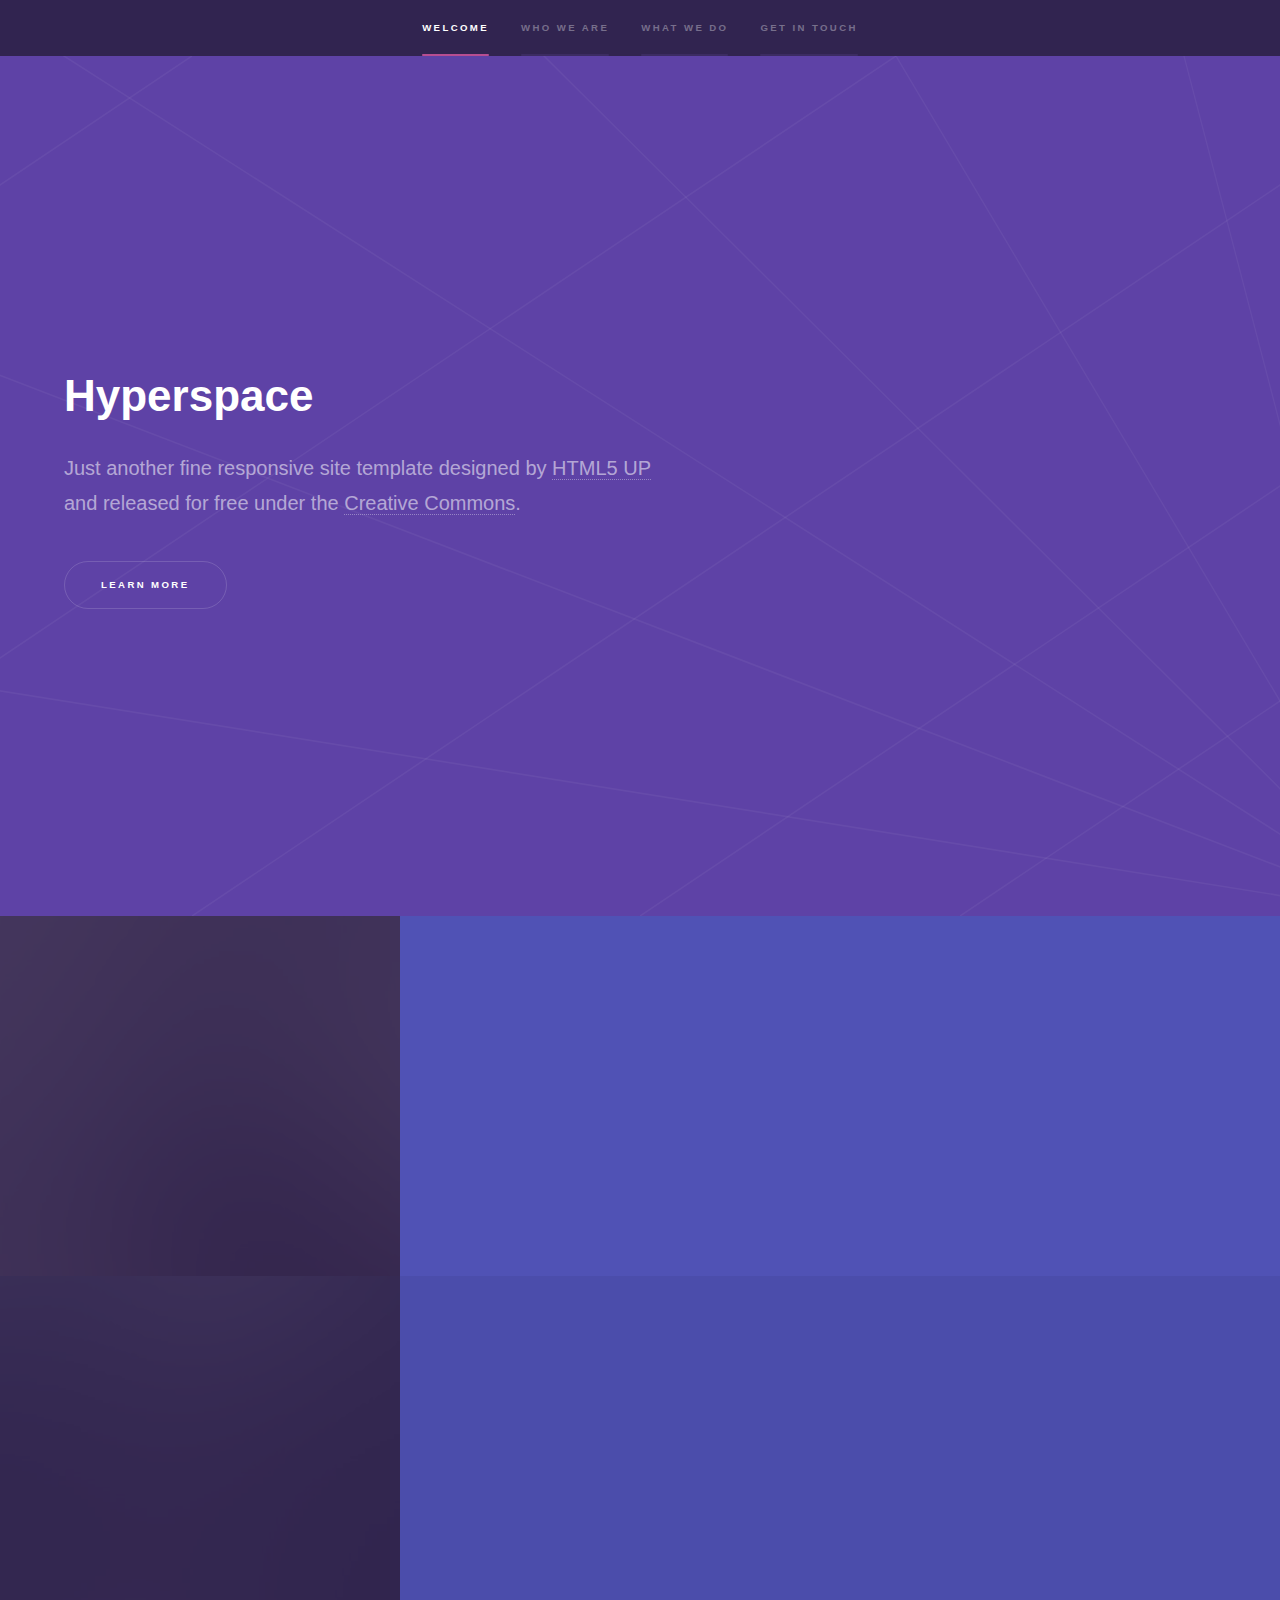
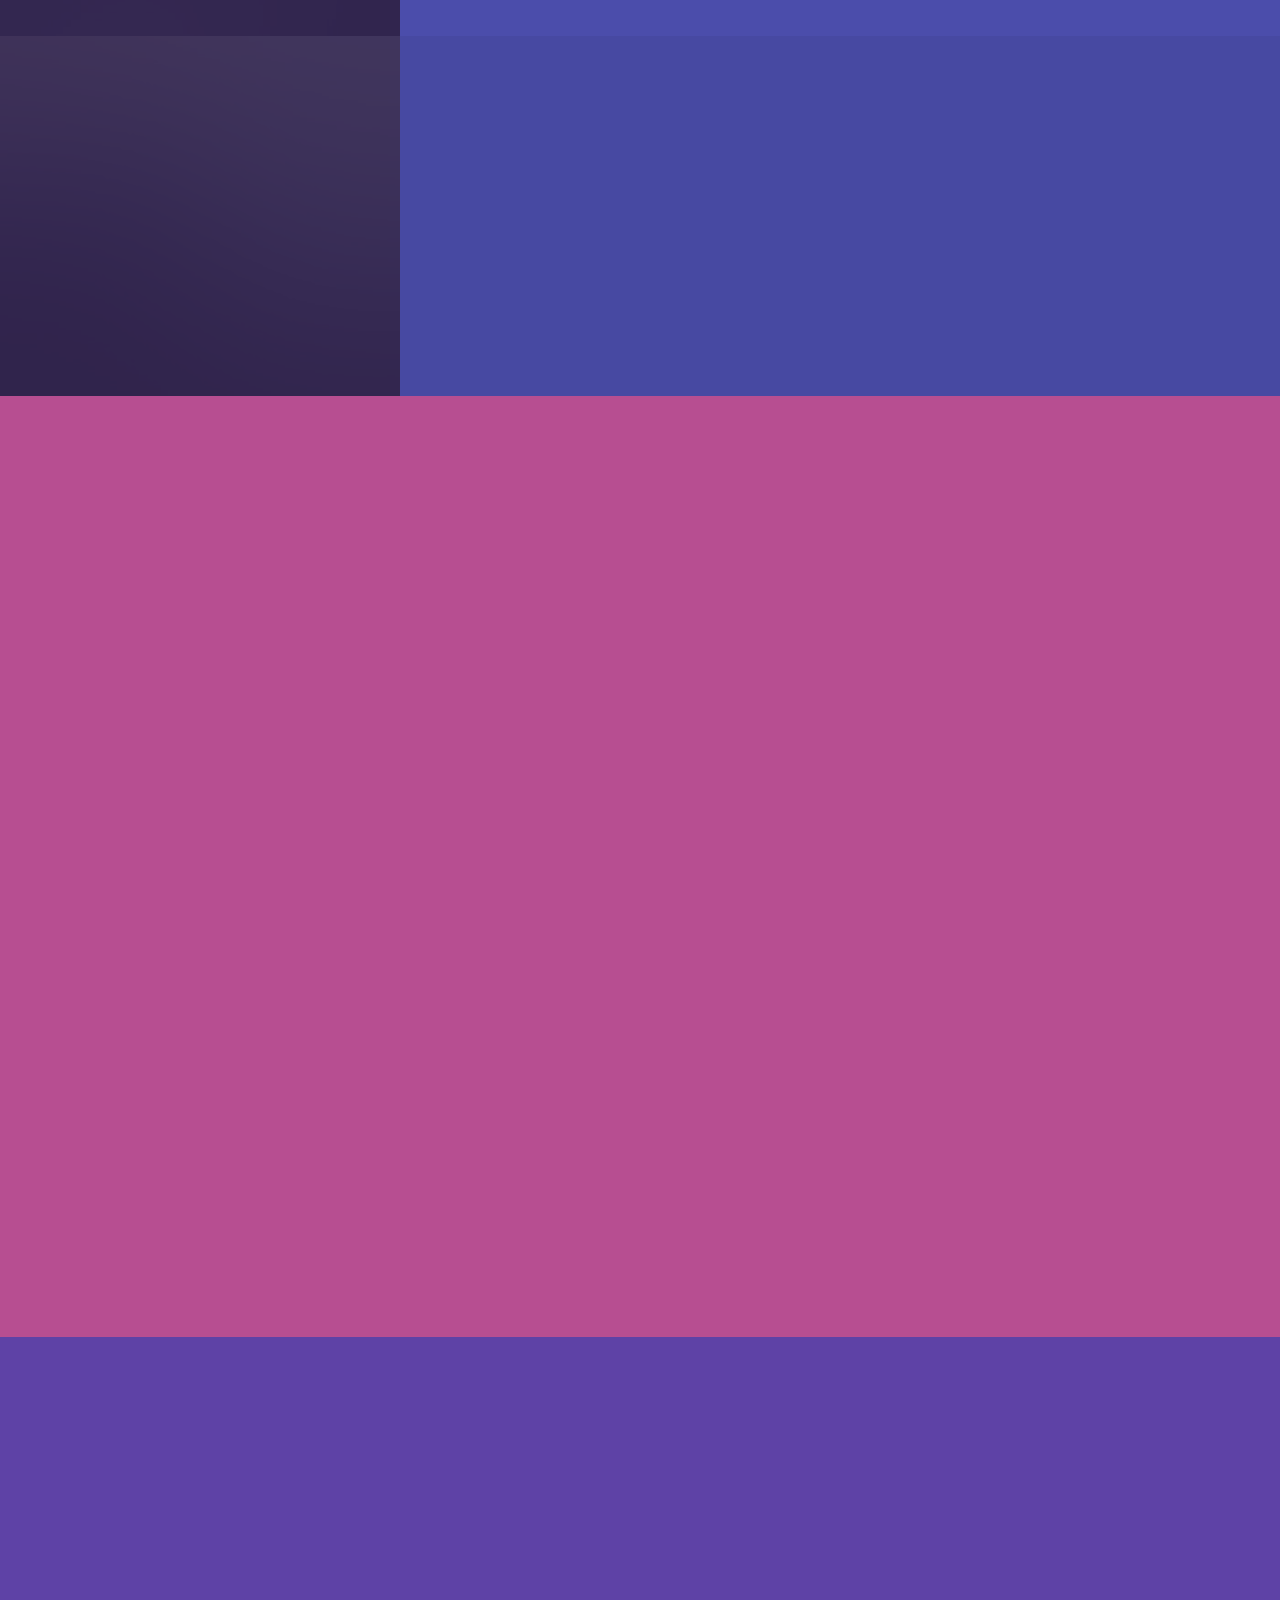
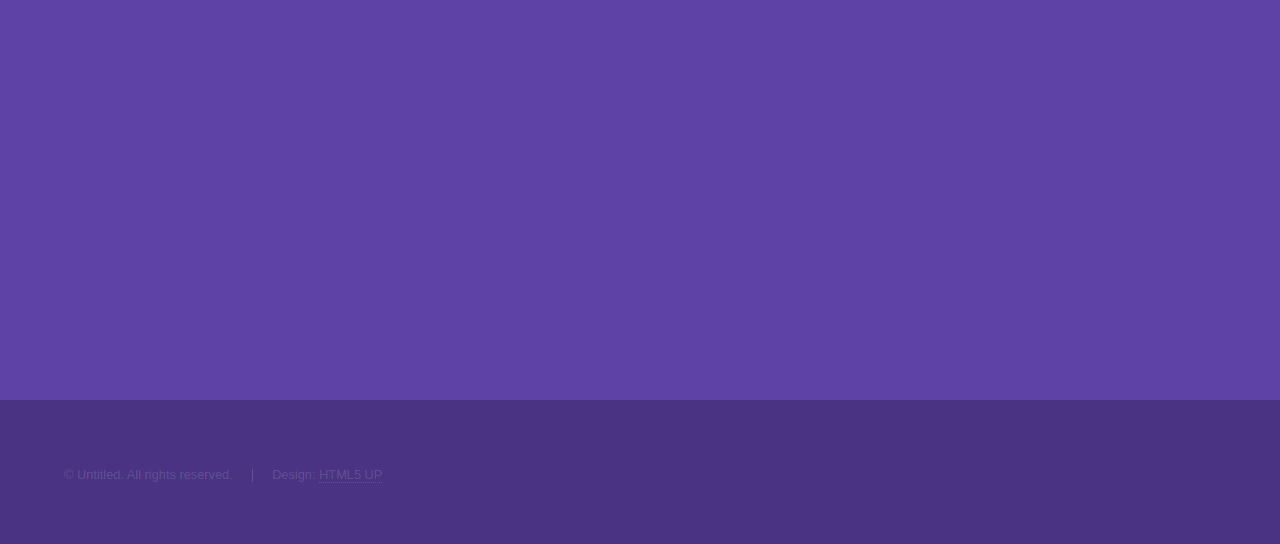
<file: index.html>
<!DOCTYPE HTML>
<!--
	Hyperspace by HTML5 UP
	html5up.net | @ajlkn
	Free for personal and commercial use under the CCA 3.0 license (html5up.net/license)
-->
<html>
	<head>
		<title>Hyperspace by HTML5 UP</title>
		<meta charset="utf-8" />
		<meta name="viewport" content="width=device-width, initial-scale=1, user-scalable=no" />
		<link rel="stylesheet" href="assets/css/main.css" />
		<noscript><link rel="stylesheet" href="assets/css/noscript.css" /></noscript>
	</head>
	<body class="is-preload">

		<!-- Sidebar -->
			<section id="sidebar">
				<div class="inner">
					<nav>
						<ul>
							<li><a href="#intro">Welcome</a></li>
							<li><a href="#one">Who we are</a></li>
							<li><a href="#two">What we do</a></li>
							<li><a href="#three">Get in touch</a></li>
						</ul>
					</nav>
				</div>
			</section>

		<!-- Wrapper -->
			<div id="wrapper">

				<!-- Intro -->
					<section id="intro" class="wrapper style1 fullscreen fade-up">
						<div class="inner">
							<h1>Hyperspace</h1>
							<p>Just another fine responsive site template designed by <a href="http://html5up.net">HTML5 UP</a><br />
							and released for free under the <a href="http://html5up.net/license">Creative Commons</a>.</p>
							<ul class="actions">
								<li><a href="#one" class="button scrolly">Learn more</a></li>
							</ul>
						</div>
					</section>

				<!-- One -->
					<section id="one" class="wrapper style2 spotlights">
						<section>
							<a href="#" class="image"><img src="images/pic01.jpg" alt="" data-position="center center" /></a>
							<div class="content">
								<div class="inner">
									<h2>Sed ipsum dolor</h2>
									<p>Phasellus convallis elit id ullamcorper pulvinar. Duis aliquam turpis mauris, eu ultricies erat malesuada quis. Aliquam dapibus.</p>
									<ul class="actions">
										<li><a href="generic.html" class="button">Learn more</a></li>
									</ul>
								</div>
							</div>
						</section>
						<section>
							<a href="#" class="image"><img src="images/pic02.jpg" alt="" data-position="top center" /></a>
							<div class="content">
								<div class="inner">
									<h2>Feugiat consequat</h2>
									<p>Phasellus convallis elit id ullamcorper pulvinar. Duis aliquam turpis mauris, eu ultricies erat malesuada quis. Aliquam dapibus.</p>
									<ul class="actions">
										<li><a href="generic.html" class="button">Learn more</a></li>
									</ul>
								</div>
							</div>
						</section>
						<section>
							<a href="#" class="image"><img src="images/pic03.jpg" alt="" data-position="25% 25%" /></a>
							<div class="content">
								<div class="inner">
									<h2>Ultricies aliquam</h2>
									<p>Phasellus convallis elit id ullamcorper pulvinar. Duis aliquam turpis mauris, eu ultricies erat malesuada quis. Aliquam dapibus.</p>
									<ul class="actions">
										<li><a href="generic.html" class="button">Learn more</a></li>
									</ul>
								</div>
							</div>
						</section>
					</section>

				<!-- Two -->
					<section id="two" class="wrapper style3 fade-up">
						<div class="inner">
							<h2>What we do</h2>
							<p>Phasellus convallis elit id ullamcorper pulvinar. Duis aliquam turpis mauris, eu ultricies erat malesuada quis. Aliquam dapibus, lacus eget hendrerit bibendum, urna est aliquam sem, sit amet imperdiet est velit quis lorem.</p>
							<div class="features">
								<section>
									<span class="icon solid major fa-code"></span>
									<h3>Lorem ipsum amet</h3>
									<p>Phasellus convallis elit id ullam corper amet et pulvinar. Duis aliquam turpis mauris, sed ultricies erat dapibus.</p>
								</section>
								<section>
									<span class="icon solid major fa-lock"></span>
									<h3>Aliquam sed nullam</h3>
									<p>Phasellus convallis elit id ullam corper amet et pulvinar. Duis aliquam turpis mauris, sed ultricies erat dapibus.</p>
								</section>
								<section>
									<span class="icon solid major fa-cog"></span>
									<h3>Sed erat ullam corper</h3>
									<p>Phasellus convallis elit id ullam corper amet et pulvinar. Duis aliquam turpis mauris, sed ultricies erat dapibus.</p>
								</section>
								<section>
									<span class="icon solid major fa-desktop"></span>
									<h3>Veroeros quis lorem</h3>
									<p>Phasellus convallis elit id ullam corper amet et pulvinar. Duis aliquam turpis mauris, sed ultricies erat dapibus.</p>
								</section>
								<section>
									<span class="icon solid major fa-link"></span>
									<h3>Urna quis bibendum</h3>
									<p>Phasellus convallis elit id ullam corper amet et pulvinar. Duis aliquam turpis mauris, sed ultricies erat dapibus.</p>
								</section>
								<section>
									<span class="icon major fa-gem"></span>
									<h3>Aliquam urna dapibus</h3>
									<p>Phasellus convallis elit id ullam corper amet et pulvinar. Duis aliquam turpis mauris, sed ultricies erat dapibus.</p>
								</section>
							</div>
							<ul class="actions">
								<li><a href="generic.html" class="button">Learn more</a></li>
							</ul>
						</div>
					</section>

				<!-- Three -->
					<section id="three" class="wrapper style1 fade-up">
						<div class="inner">
							<h2>Get in touch</h2>
							<p>Phasellus convallis elit id ullamcorper pulvinar. Duis aliquam turpis mauris, eu ultricies erat malesuada quis. Aliquam dapibus, lacus eget hendrerit bibendum, urna est aliquam sem, sit amet imperdiet est velit quis lorem.</p>
							<div class="split style1">
								<section>
									<form method="post" action="#">
										<div class="fields">
											<div class="field half">
												<label for="name">Name</label>
												<input type="text" name="name" id="name" />
											</div>
											<div class="field half">
												<label for="email">Email</label>
												<input type="text" name="email" id="email" />
											</div>
											<div class="field">
												<label for="message">Message</label>
												<textarea name="message" id="message" rows="5"></textarea>
											</div>
										</div>
										<ul class="actions">
											<li><a href="" class="button submit">Send Message</a></li>
										</ul>
									</form>
								</section>
								<section>
									<ul class="contact">
										<li>
											<h3>Address</h3>
											<span>12345 Somewhere Road #654<br />
											Nashville, TN 00000-0000<br />
											USA</span>
										</li>
										<li>
											<h3>Email</h3>
											<a href="#">user@untitled.tld</a>
										</li>
										<li>
											<h3>Phone</h3>
											<span>(000) 000-0000</span>
										</li>
										<li>
											<h3>Social</h3>
											<ul class="icons">
												<li><a href="#" class="icon brands fa-twitter"><span class="label">Twitter</span></a></li>
												<li><a href="#" class="icon brands fa-facebook-f"><span class="label">Facebook</span></a></li>
												<li><a href="#" class="icon brands fa-github"><span class="label">GitHub</span></a></li>
												<li><a href="#" class="icon brands fa-instagram"><span class="label">Instagram</span></a></li>
												<li><a href="#" class="icon brands fa-linkedin-in"><span class="label">LinkedIn</span></a></li>
											</ul>
										</li>
									</ul>
								</section>
							</div>
						</div>
					</section>

			</div>

		<!-- Footer -->
			<footer id="footer" class="wrapper style1-alt">
				<div class="inner">
					<ul class="menu">
						<li>&copy; Untitled. All rights reserved.</li><li>Design: <a href="http://html5up.net">HTML5 UP</a></li>
					</ul>
				</div>
			</footer>

		<!-- Scripts -->
			<script src="assets/js/jquery.min.js"></script>
			<script src="assets/js/jquery.scrollex.min.js"></script>
			<script src="assets/js/jquery.scrolly.min.js"></script>
			<script src="assets/js/browser.min.js"></script>
			<script src="assets/js/breakpoints.min.js"></script>
			<script src="assets/js/util.js"></script>
			<script src="assets/js/main.js"></script>

	</body>
</html>
</file>
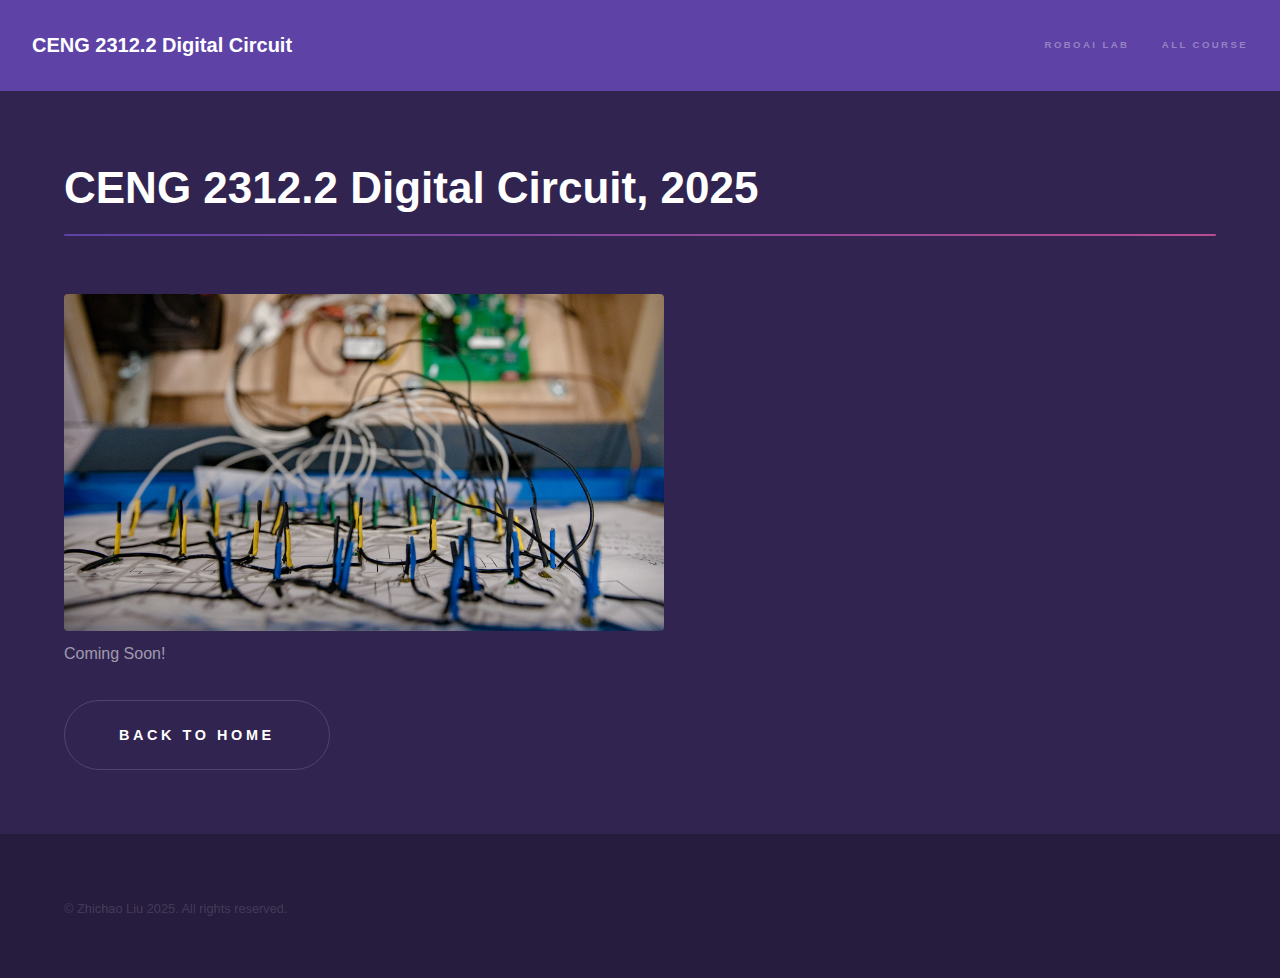
<file: dc25.html>
<!DOCTYPE HTML>
<!--
	Hyperspace by HTML5 UP
	html5up.net | @ajlkn
	Free for personal and commercial use under the CCA 3.0 license (html5up.net/license)
-->
<html>
	<head>
		<title>CENG 2312.2 Digital Circuit</title>
		<meta charset="utf-8" />
		<meta name="viewport" content="width=device-width, initial-scale=1, user-scalable=no" />
		<link rel="stylesheet" href="assets/css/main.css" />
		<noscript><link rel="stylesheet" href="assets/css/noscript.css" /></noscript>
	</head>
	<body class="is-preload">

		<!-- Header -->
			<header id="header">
				<a href="index.html" class="title">CENG 2312.2 Digital Circuit</a>
				<nav>
					<ul>
						<li><a href="index.html">RoboAI Lab</a></li>
						<li><a href="index.html#teach" >All Course</a></li>
					</ul>
				</nav>
			</header>

		<!-- Wrapper -->
			<div id="wrapper">

				<!-- Main -->
					<section id="main" class="wrapper">
						<div class="inner">
							<h1 class="major">CENG 2312.2 Digital Circuit, 2025</h1>
							<span class="image">
								<img src="images/circuit.jpg" alt="" style="display: block; margin: 0 auto; max-width: 600px; height: auto;" />
							</span> <br>

							<p>Coming Soon!</p>
							
						<ul class="actions" style="display: inline-flex; justify-content: center; align-items: center;">
							<li>
								<a href="index.html" class="button scrolly" style="font-size: 0.9em;">Back to Home</a>
							</li>
						</ul>
						</div>
						
						

					</section>

							

			</div>
		
		<!-- Footer -->
			<footer id="footer" class="wrapper alt">
				<div class="inner">
					<ul class="menu">
						<li>&copy; Zhichao Liu 2025. All rights reserved.</li>
					</ul>
				</div>
			</footer>

		<!-- Scripts -->
			<script src="assets/js/jquery.min.js"></script>
			<script src="assets/js/jquery.scrollex.min.js"></script>
			<script src="assets/js/jquery.scrolly.min.js"></script>
			<script src="assets/js/browser.min.js"></script>
			<script src="assets/js/breakpoints.min.js"></script>
			<script src="assets/js/util.js"></script>
			<script src="assets/js/main.js"></script>

	</body>
</html>
</file>
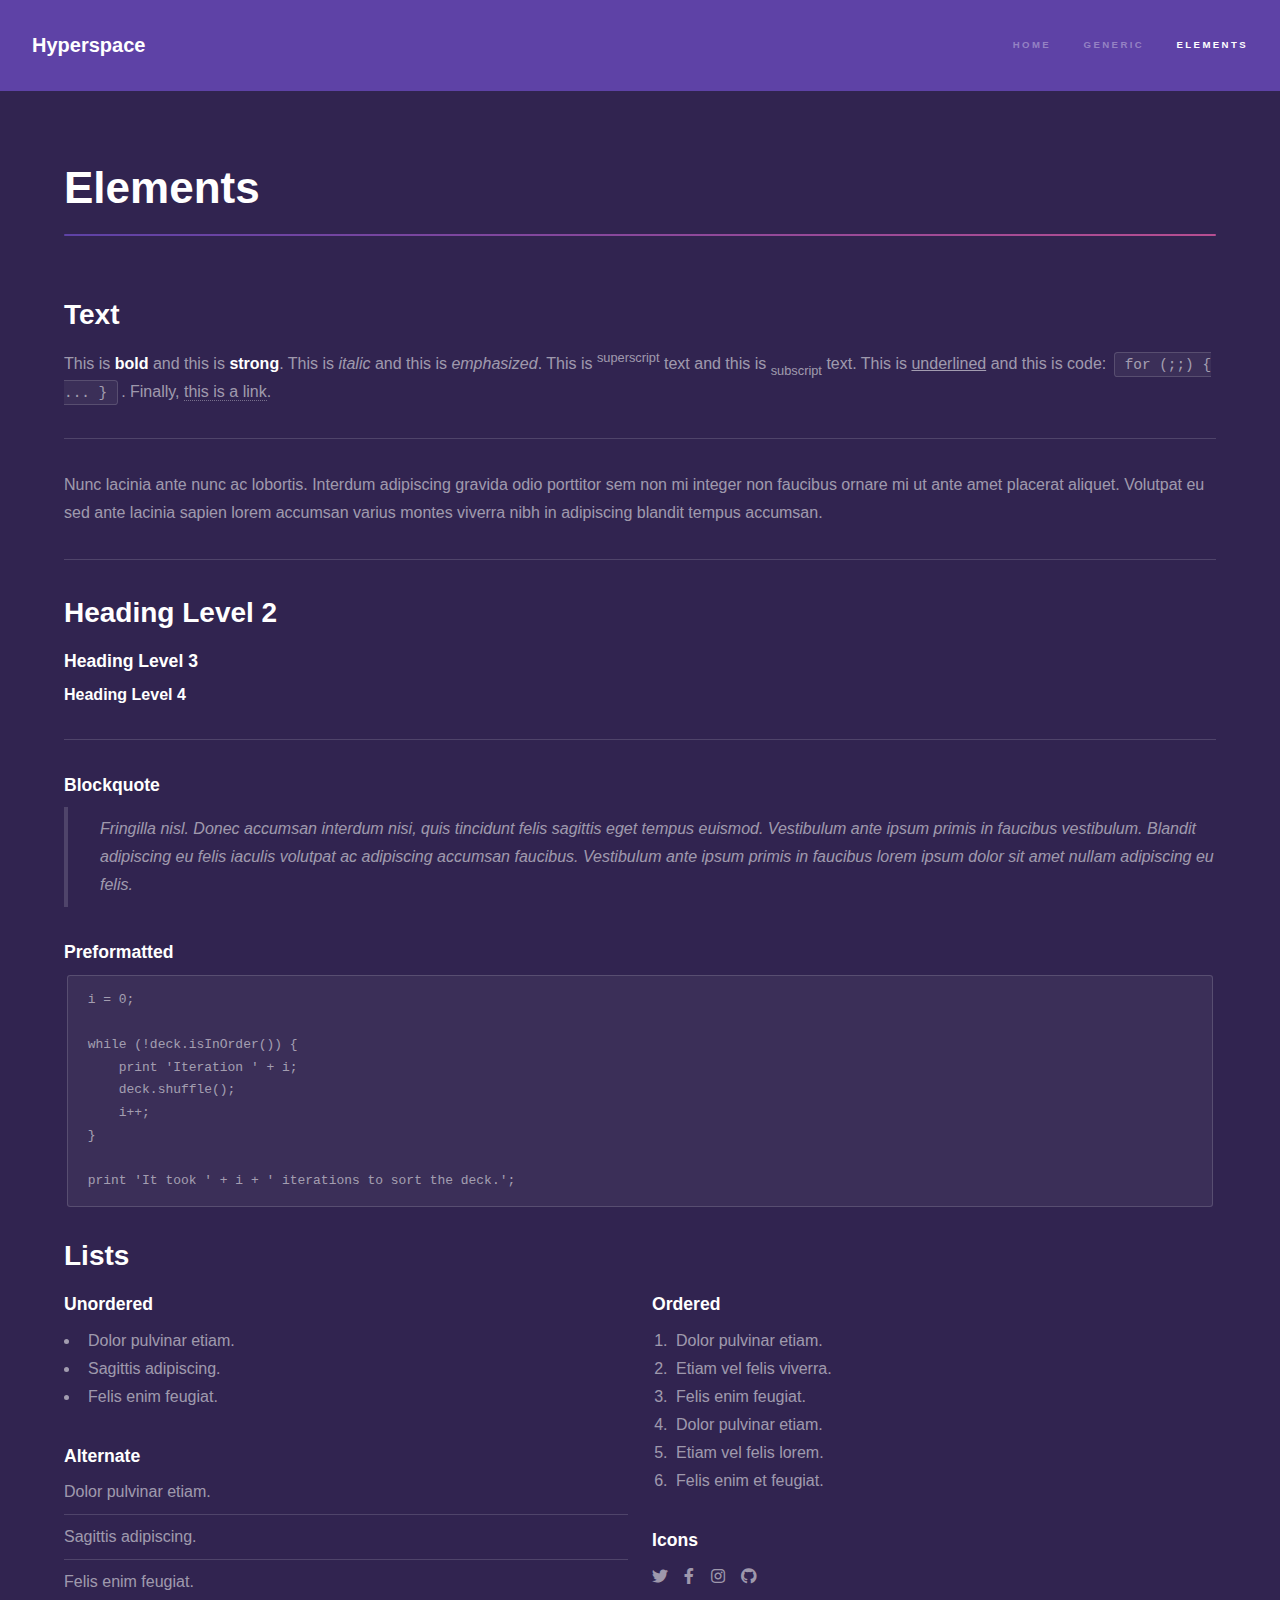
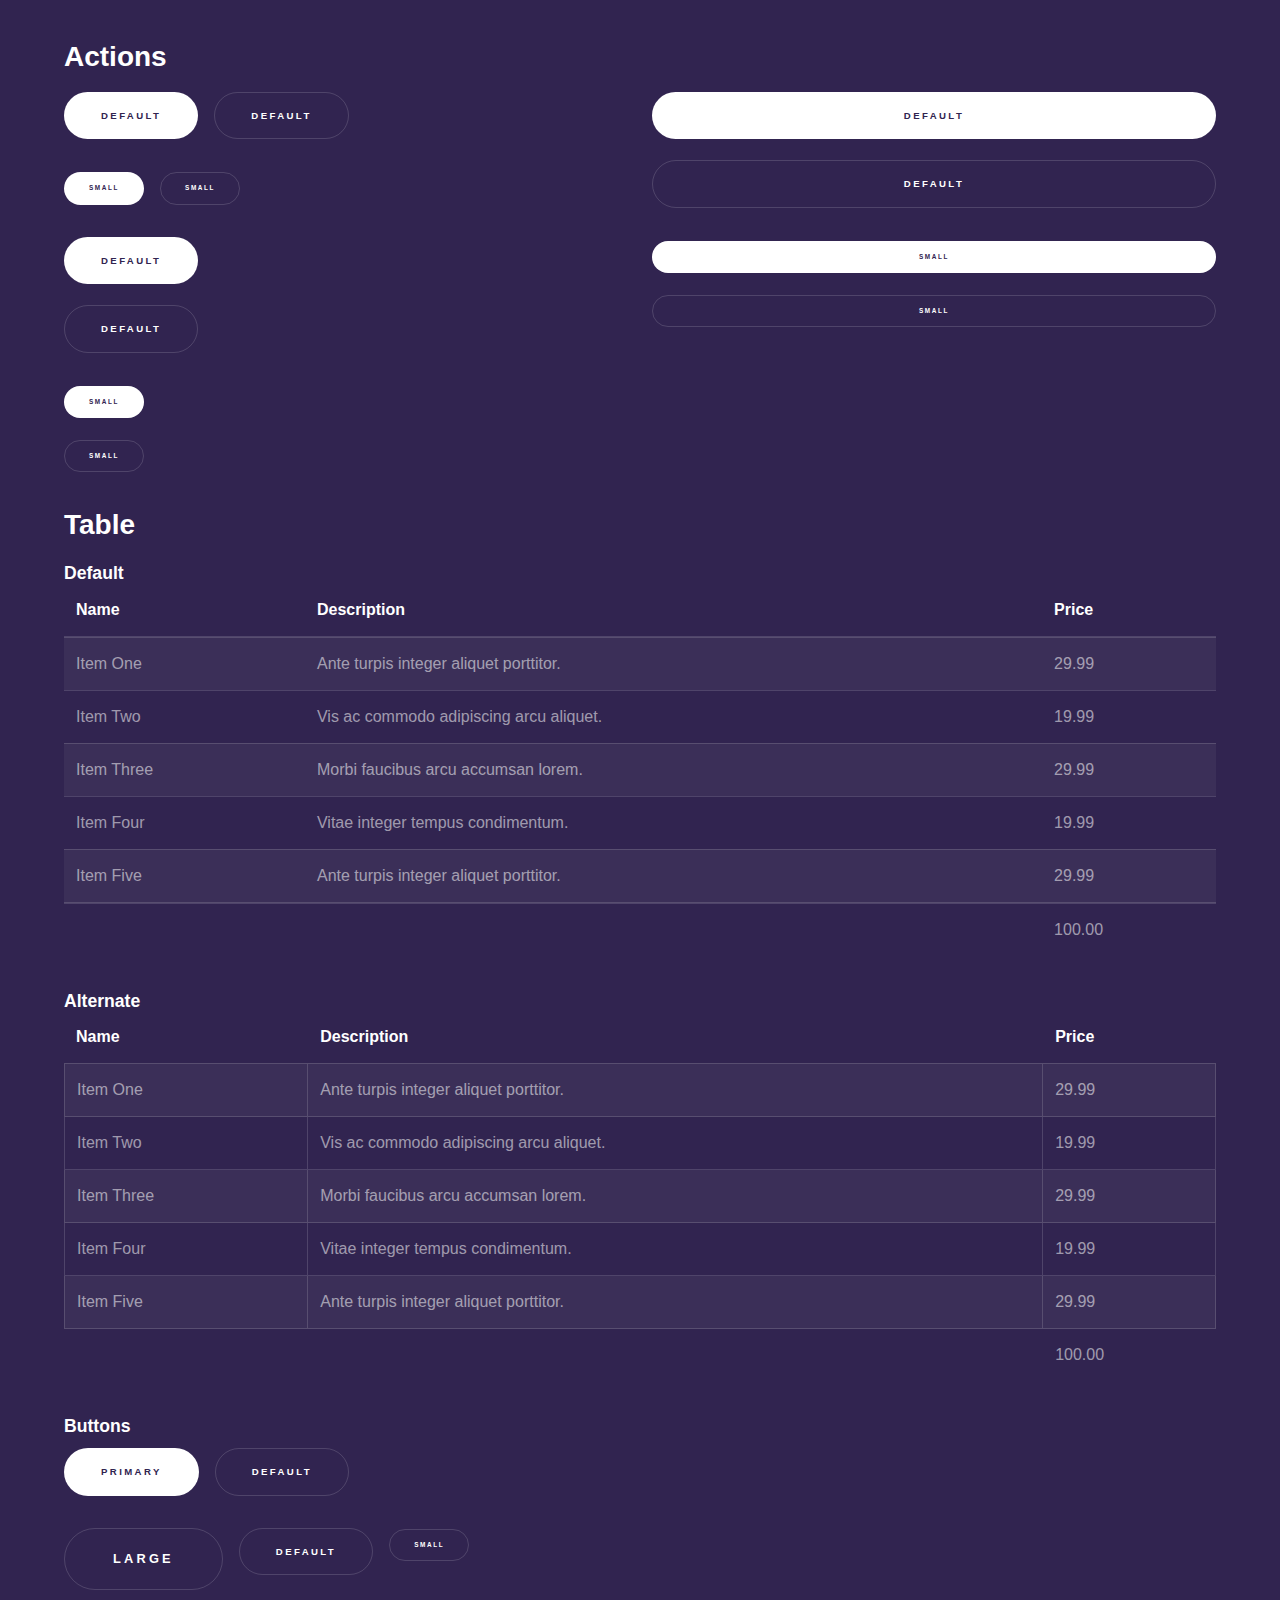
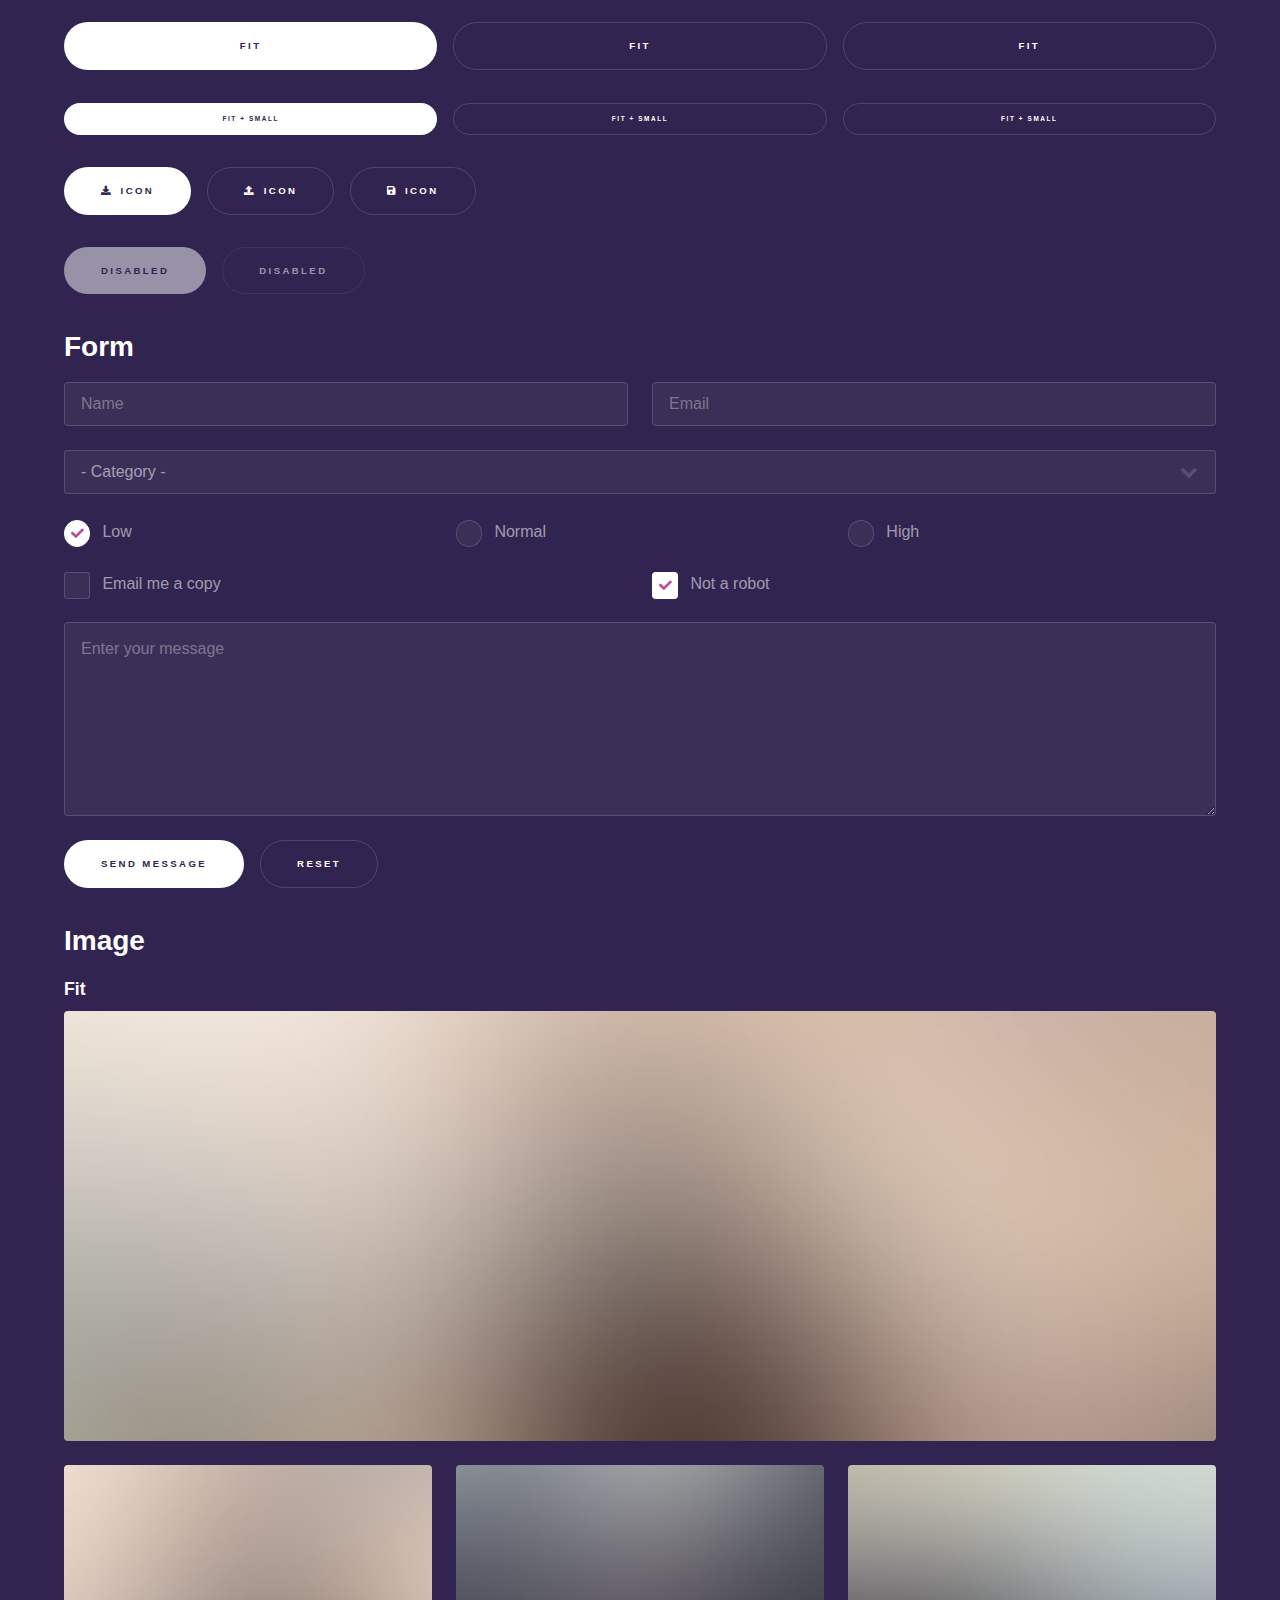
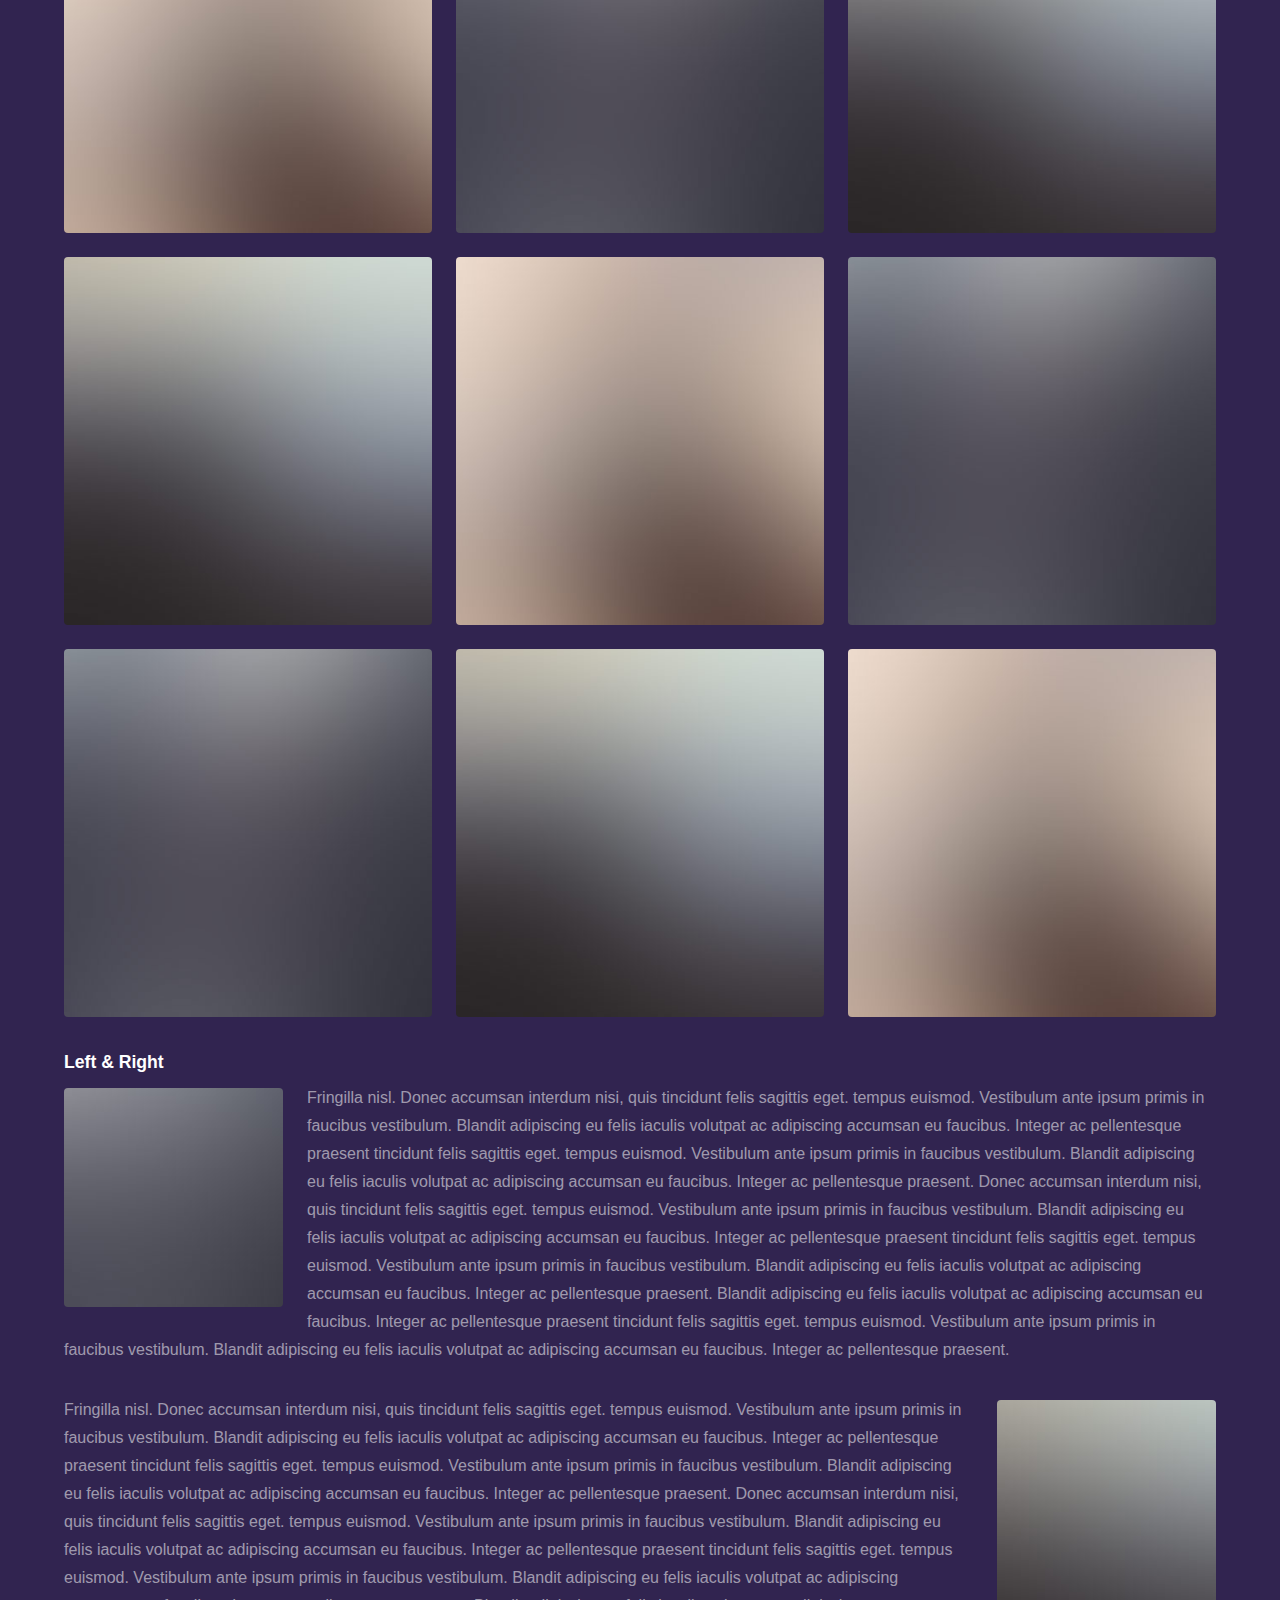
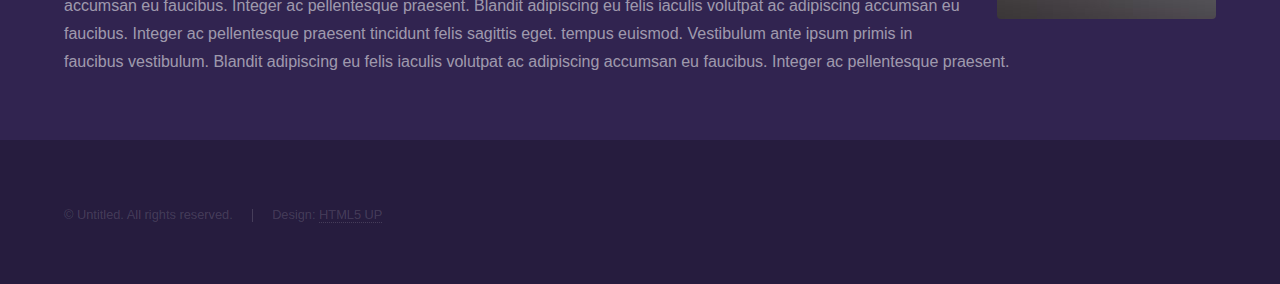
<file: elements.html>
<!DOCTYPE HTML>
<!--
	Hyperspace by HTML5 UP
	html5up.net | @ajlkn
	Free for personal and commercial use under the CCA 3.0 license (html5up.net/license)
-->
<html>
	<head>
		<title>Elements - Hyperspace by HTML5 UP</title>
		<meta charset="utf-8" />
		<meta name="viewport" content="width=device-width, initial-scale=1, user-scalable=no" />
		<link rel="stylesheet" href="assets/css/main.css" />
		<noscript><link rel="stylesheet" href="assets/css/noscript.css" /></noscript>
	</head>
	<body class="is-preload">

		<!-- Header -->
			<header id="header">
				<a href="index.html" class="title">Hyperspace</a>
				<nav>
					<ul>
						<li><a href="index.html">Home</a></li>
						<li><a href="generic.html">Generic</a></li>
						<li><a href="elements.html"  class="active">Elements</a></li>
					</ul>
				</nav>
			</header>

		<!-- Wrapper -->
			<div id="wrapper">

				<!-- Main -->
					<section id="main" class="wrapper">
						<div class="inner">
							<h1 class="major">Elements</h1>

							<!-- Text -->
								<section>
									<h2>Text</h2>
									<p>This is <b>bold</b> and this is <strong>strong</strong>. This is <i>italic</i> and this is <em>emphasized</em>.
									This is <sup>superscript</sup> text and this is <sub>subscript</sub> text.
									This is <u>underlined</u> and this is code: <code>for (;;) { ... }</code>. Finally, <a href="#">this is a link</a>.</p>
									<hr />
									<p>Nunc lacinia ante nunc ac lobortis. Interdum adipiscing gravida odio porttitor sem non mi integer non faucibus ornare mi ut ante amet placerat aliquet. Volutpat eu sed ante lacinia sapien lorem accumsan varius montes viverra nibh in adipiscing blandit tempus accumsan.</p>
									<hr />
									<h2>Heading Level 2</h2>
									<h3>Heading Level 3</h3>
									<h4>Heading Level 4</h4>
									<hr />
									<h3>Blockquote</h3>
									<blockquote>Fringilla nisl. Donec accumsan interdum nisi, quis tincidunt felis sagittis eget tempus euismod. Vestibulum ante ipsum primis in faucibus vestibulum. Blandit adipiscing eu felis iaculis volutpat ac adipiscing accumsan faucibus. Vestibulum ante ipsum primis in faucibus lorem ipsum dolor sit amet nullam adipiscing eu felis.</blockquote>
									<h3>Preformatted</h3>
									<pre><code>i = 0;

while (!deck.isInOrder()) {
    print 'Iteration ' + i;
    deck.shuffle();
    i++;
}

print 'It took ' + i + ' iterations to sort the deck.';</code></pre>
								</section>

							<!-- Lists -->
								<section>
									<h2>Lists</h2>
									<div class="row">
										<div class="col-6 col-12-medium">
											<h3>Unordered</h3>
											<ul>
												<li>Dolor pulvinar etiam.</li>
												<li>Sagittis adipiscing.</li>
												<li>Felis enim feugiat.</li>
											</ul>
											<h3>Alternate</h3>
											<ul class="alt">
												<li>Dolor pulvinar etiam.</li>
												<li>Sagittis adipiscing.</li>
												<li>Felis enim feugiat.</li>
											</ul>
										</div>
										<div class="col-6 col-12-medium">
											<h3>Ordered</h3>
											<ol>
												<li>Dolor pulvinar etiam.</li>
												<li>Etiam vel felis viverra.</li>
												<li>Felis enim feugiat.</li>
												<li>Dolor pulvinar etiam.</li>
												<li>Etiam vel felis lorem.</li>
												<li>Felis enim et feugiat.</li>
											</ol>
											<h3>Icons</h3>
											<ul class="icons">
												<li><a href="#" class="icon brands fa-twitter"><span class="label">Twitter</span></a></li>
												<li><a href="#" class="icon brands fa-facebook-f"><span class="label">Facebook</span></a></li>
												<li><a href="#" class="icon brands fa-instagram"><span class="label">Instagram</span></a></li>
												<li><a href="#" class="icon brands fa-github"><span class="label">Github</span></a></li>
											</ul>
										</div>
									</div>
									<h2>Actions</h2>
									<div class="row">
										<div class="col-6 col-12-medium">
											<ul class="actions">
												<li><a href="#" class="button primary">Default</a></li>
												<li><a href="#" class="button">Default</a></li>
											</ul>
											<ul class="actions small">
												<li><a href="#" class="button primary small">Small</a></li>
												<li><a href="#" class="button small">Small</a></li>
											</ul>
											<ul class="actions stacked">
												<li><a href="#" class="button primary">Default</a></li>
												<li><a href="#" class="button">Default</a></li>
											</ul>
											<ul class="actions stacked">
												<li><a href="#" class="button primary small">Small</a></li>
												<li><a href="#" class="button small">Small</a></li>
											</ul>
										</div>
										<div class="col-6 col-12-medium">
											<ul class="actions stacked">
												<li><a href="#" class="button primary fit">Default</a></li>
												<li><a href="#" class="button fit">Default</a></li>
											</ul>
											<ul class="actions stacked">
												<li><a href="#" class="button primary small fit">Small</a></li>
												<li><a href="#" class="button small fit">Small</a></li>
											</ul>
										</div>
									</div>
								</section>

							<!-- Table -->
								<section>
									<h2>Table</h2>
									<h3>Default</h3>
									<div class="table-wrapper">
										<table>
											<thead>
												<tr>
													<th>Name</th>
													<th>Description</th>
													<th>Price</th>
												</tr>
											</thead>
											<tbody>
												<tr>
													<td>Item One</td>
													<td>Ante turpis integer aliquet porttitor.</td>
													<td>29.99</td>
												</tr>
												<tr>
													<td>Item Two</td>
													<td>Vis ac commodo adipiscing arcu aliquet.</td>
													<td>19.99</td>
												</tr>
												<tr>
													<td>Item Three</td>
													<td> Morbi faucibus arcu accumsan lorem.</td>
													<td>29.99</td>
												</tr>
												<tr>
													<td>Item Four</td>
													<td>Vitae integer tempus condimentum.</td>
													<td>19.99</td>
												</tr>
												<tr>
													<td>Item Five</td>
													<td>Ante turpis integer aliquet porttitor.</td>
													<td>29.99</td>
												</tr>
											</tbody>
											<tfoot>
												<tr>
													<td colspan="2"></td>
													<td>100.00</td>
												</tr>
											</tfoot>
										</table>
									</div>

									<h3>Alternate</h3>
									<div class="table-wrapper">
										<table class="alt">
											<thead>
												<tr>
													<th>Name</th>
													<th>Description</th>
													<th>Price</th>
												</tr>
											</thead>
											<tbody>
												<tr>
													<td>Item One</td>
													<td>Ante turpis integer aliquet porttitor.</td>
													<td>29.99</td>
												</tr>
												<tr>
													<td>Item Two</td>
													<td>Vis ac commodo adipiscing arcu aliquet.</td>
													<td>19.99</td>
												</tr>
												<tr>
													<td>Item Three</td>
													<td> Morbi faucibus arcu accumsan lorem.</td>
													<td>29.99</td>
												</tr>
												<tr>
													<td>Item Four</td>
													<td>Vitae integer tempus condimentum.</td>
													<td>19.99</td>
												</tr>
												<tr>
													<td>Item Five</td>
													<td>Ante turpis integer aliquet porttitor.</td>
													<td>29.99</td>
												</tr>
											</tbody>
											<tfoot>
												<tr>
													<td colspan="2"></td>
													<td>100.00</td>
												</tr>
											</tfoot>
										</table>
									</div>
								</section>

							<!-- Buttons -->
								<section>
									<h3>Buttons</h3>
									<ul class="actions">
										<li><a href="#" class="button primary">Primary</a></li>
										<li><a href="#" class="button">Default</a></li>
									</ul>
									<ul class="actions">
										<li><a href="#" class="button large">Large</a></li>
										<li><a href="#" class="button">Default</a></li>
										<li><a href="#" class="button small">Small</a></li>
									</ul>
									<ul class="actions fit">
										<li><a href="#" class="button primary fit">Fit</a></li>
										<li><a href="#" class="button fit">Fit</a></li>
										<li><a href="#" class="button fit">Fit</a></li>
									</ul>
									<ul class="actions fit small">
										<li><a href="#" class="button primary fit small">Fit + Small</a></li>
										<li><a href="#" class="button fit small">Fit + Small</a></li>
										<li><a href="#" class="button fit small">Fit + Small</a></li>
									</ul>
									<ul class="actions">
										<li><a href="#" class="button primary icon solid fa-download">Icon</a></li>
										<li><a href="#" class="button icon solid fa-upload">Icon</a></li>
										<li><a href="#" class="button icon solid fa-save">Icon</a></li>
									</ul>
									<ul class="actions">
										<li><span class="button primary disabled">Disabled</span></li>
										<li><span class="button disabled">Disabled</span></li>
									</ul>
								</section>

							<!-- Form -->
								<section>
									<h2>Form</h2>
									<form method="post" action="#">
										<div class="row gtr-uniform">
											<div class="col-6 col-12-xsmall">
												<input type="text" name="demo-name" id="demo-name" value="" placeholder="Name" />
											</div>
											<div class="col-6 col-12-xsmall">
												<input type="email" name="demo-email" id="demo-email" value="" placeholder="Email" />
											</div>
											<div class="col-12">
												<select name="demo-category" id="demo-category">
													<option value="">- Category -</option>
													<option value="1">Manufacturing</option>
													<option value="1">Shipping</option>
													<option value="1">Administration</option>
													<option value="1">Human Resources</option>
												</select>
											</div>
											<div class="col-4 col-12-small">
												<input type="radio" id="demo-priority-low" name="demo-priority" checked>
												<label for="demo-priority-low">Low</label>
											</div>
											<div class="col-4 col-12-small">
												<input type="radio" id="demo-priority-normal" name="demo-priority">
												<label for="demo-priority-normal">Normal</label>
											</div>
											<div class="col-4 col-12-small">
												<input type="radio" id="demo-priority-high" name="demo-priority">
												<label for="demo-priority-high">High</label>
											</div>
											<div class="col-6 col-12-small">
												<input type="checkbox" id="demo-copy" name="demo-copy">
												<label for="demo-copy">Email me a copy</label>
											</div>
											<div class="col-6 col-12-small">
												<input type="checkbox" id="demo-human" name="demo-human" checked>
												<label for="demo-human">Not a robot</label>
											</div>
											<div class="col-12">
												<textarea name="demo-message" id="demo-message" placeholder="Enter your message" rows="6"></textarea>
											</div>
											<div class="col-12">
												<ul class="actions">
													<li><input type="submit" value="Send Message" class="primary" /></li>
													<li><input type="reset" value="Reset" /></li>
												</ul>
											</div>
										</div>
									</form>
								</section>

							<!-- Image -->
								<section>
									<h2>Image</h2>
									<h3>Fit</h3>
									<div class="box alt">
										<div class="row gtr-uniform">
											<div class="col-12"><span class="image fit"><img src="images/pic04.jpg" alt="" /></span></div>
											<div class="col-4"><span class="image fit"><img src="images/pic01.jpg" alt="" /></span></div>
											<div class="col-4"><span class="image fit"><img src="images/pic02.jpg" alt="" /></span></div>
											<div class="col-4"><span class="image fit"><img src="images/pic03.jpg" alt="" /></span></div>
											<div class="col-4"><span class="image fit"><img src="images/pic03.jpg" alt="" /></span></div>
											<div class="col-4"><span class="image fit"><img src="images/pic01.jpg" alt="" /></span></div>
											<div class="col-4"><span class="image fit"><img src="images/pic02.jpg" alt="" /></span></div>
											<div class="col-4"><span class="image fit"><img src="images/pic02.jpg" alt="" /></span></div>
											<div class="col-4"><span class="image fit"><img src="images/pic03.jpg" alt="" /></span></div>
											<div class="col-4"><span class="image fit"><img src="images/pic01.jpg" alt="" /></span></div>
										</div>
									</div>
									<h3>Left &amp; Right</h3>
									<p><span class="image left"><img src="images/pic05.jpg" alt="" /></span>Fringilla nisl. Donec accumsan interdum nisi, quis tincidunt felis sagittis eget. tempus euismod. Vestibulum ante ipsum primis in faucibus vestibulum. Blandit adipiscing eu felis iaculis volutpat ac adipiscing accumsan eu faucibus. Integer ac pellentesque praesent tincidunt felis sagittis eget. tempus euismod. Vestibulum ante ipsum primis in faucibus vestibulum. Blandit adipiscing eu felis iaculis volutpat ac adipiscing accumsan eu faucibus. Integer ac pellentesque praesent. Donec accumsan interdum nisi, quis tincidunt felis sagittis eget. tempus euismod. Vestibulum ante ipsum primis in faucibus vestibulum. Blandit adipiscing eu felis iaculis volutpat ac adipiscing accumsan eu faucibus. Integer ac pellentesque praesent tincidunt felis sagittis eget. tempus euismod. Vestibulum ante ipsum primis in faucibus vestibulum. Blandit adipiscing eu felis iaculis volutpat ac adipiscing accumsan eu faucibus. Integer ac pellentesque praesent. Blandit adipiscing eu felis iaculis volutpat ac adipiscing accumsan eu faucibus. Integer ac pellentesque praesent tincidunt felis sagittis eget. tempus euismod. Vestibulum ante ipsum primis in faucibus vestibulum. Blandit adipiscing eu felis iaculis volutpat ac adipiscing accumsan eu faucibus. Integer ac pellentesque praesent.</p>
									<p><span class="image right"><img src="images/pic06.jpg" alt="" /></span>Fringilla nisl. Donec accumsan interdum nisi, quis tincidunt felis sagittis eget. tempus euismod. Vestibulum ante ipsum primis in faucibus vestibulum. Blandit adipiscing eu felis iaculis volutpat ac adipiscing accumsan eu faucibus. Integer ac pellentesque praesent tincidunt felis sagittis eget. tempus euismod. Vestibulum ante ipsum primis in faucibus vestibulum. Blandit adipiscing eu felis iaculis volutpat ac adipiscing accumsan eu faucibus. Integer ac pellentesque praesent. Donec accumsan interdum nisi, quis tincidunt felis sagittis eget. tempus euismod. Vestibulum ante ipsum primis in faucibus vestibulum. Blandit adipiscing eu felis iaculis volutpat ac adipiscing accumsan eu faucibus. Integer ac pellentesque praesent tincidunt felis sagittis eget. tempus euismod. Vestibulum ante ipsum primis in faucibus vestibulum. Blandit adipiscing eu felis iaculis volutpat ac adipiscing accumsan eu faucibus. Integer ac pellentesque praesent. Blandit adipiscing eu felis iaculis volutpat ac adipiscing accumsan eu faucibus. Integer ac pellentesque praesent tincidunt felis sagittis eget. tempus euismod. Vestibulum ante ipsum primis in faucibus vestibulum. Blandit adipiscing eu felis iaculis volutpat ac adipiscing accumsan eu faucibus. Integer ac pellentesque praesent.</p>
								</section>

						</div>
					</section>

			</div>

		<!-- Footer -->
			<footer id="footer" class="wrapper alt">
				<div class="inner">
					<ul class="menu">
						<li>&copy; Untitled. All rights reserved.</li><li>Design: <a href="http://html5up.net">HTML5 UP</a></li>
					</ul>
				</div>
			</footer>

		<!-- Scripts -->
			<script src="assets/js/jquery.min.js"></script>
			<script src="assets/js/jquery.scrollex.min.js"></script>
			<script src="assets/js/jquery.scrolly.min.js"></script>
			<script src="assets/js/browser.min.js"></script>
			<script src="assets/js/breakpoints.min.js"></script>
			<script src="assets/js/util.js"></script>
			<script src="assets/js/main.js"></script>

	</body>
</html>
</file>
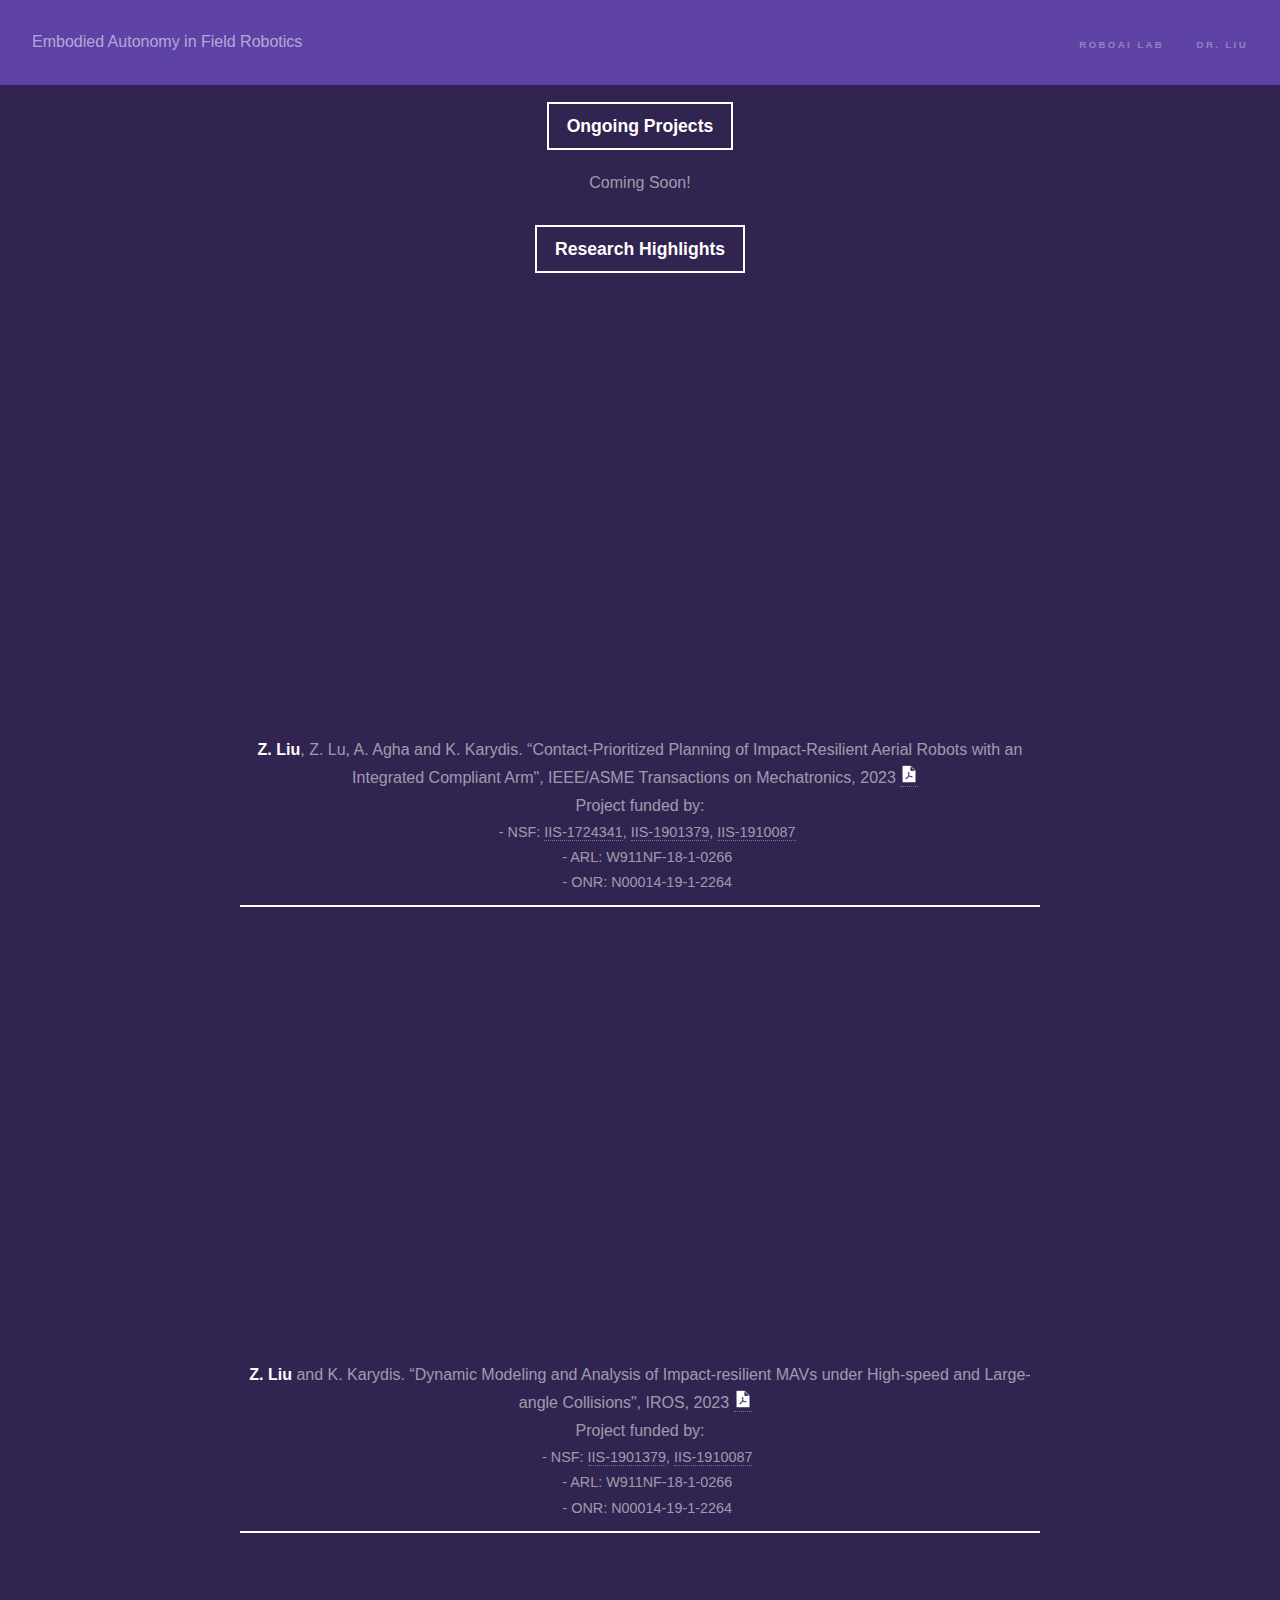
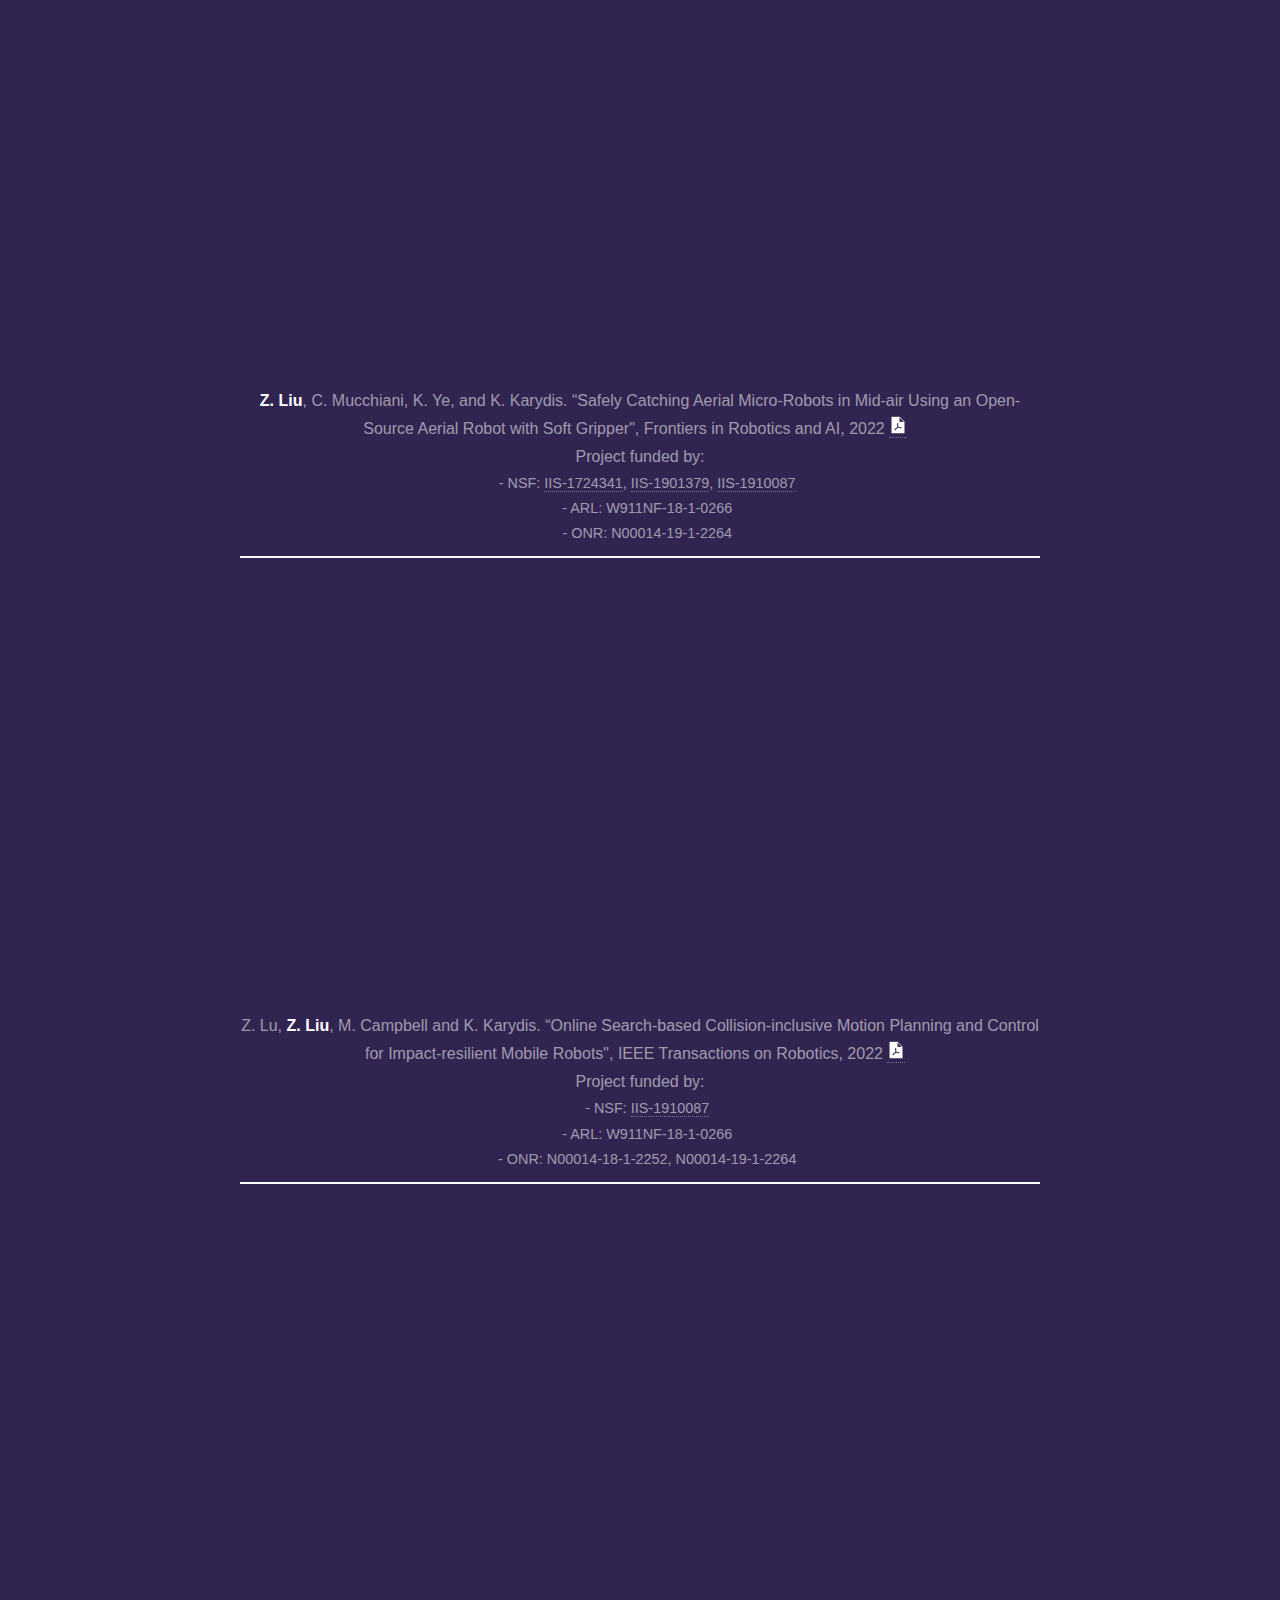
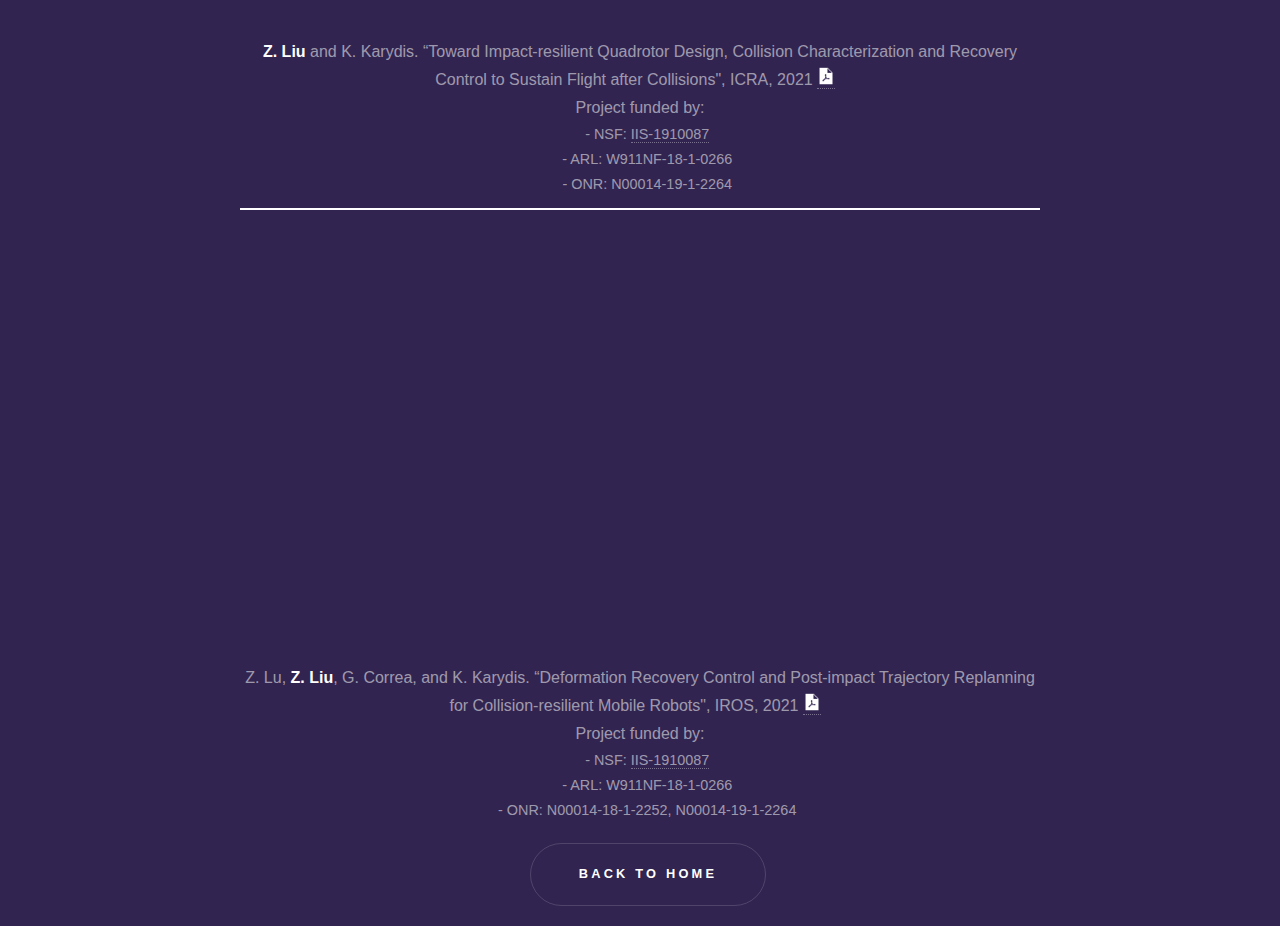
<file: fr.html>
<!DOCTYPE HTML>
<!--
	Hyperspace by HTML5 UP
	html5up.net | @ajlkn
	Free for personal and commercial use under the CCA 3.0 license (html5up.net/license)
-->
<html>
	<head>
		<title>Embodied Autonomy in Field Robotics</title>
		<meta charset="utf-8" />
		<meta name="viewport" content="width=device-width, initial-scale=1, user-scalable=no" />
		<link rel="stylesheet" href="assets/css/main.css" />
		<noscript><link rel="stylesheet" href="assets/css/noscript.css" /></noscript>
		<style>
			.video-container {
				position: relative;
				width: 100%;
				max-width: 720px;   /* PC cap */
				margin: 20px auto;
				aspect-ratio: 16 / 9; /* keeps true 16:9 without padding hack */
				}
				.video-container iframe {
				width: 100%;
				height: 100%;
				border: 0;
				}
			.responsive-box {
				max-width: 800px;
				width: 90%;
				margin: 10px auto;
				text-align: center;
				font-family: Arial, sans-serif;
				font-size: 16px;
			}
			.responsive-hr {
				max-width: 800px;
				width: 90%;
				margin: 10px auto;
				border: 1px solid rgb(255, 255, 255);
			}
		</style>
	</head>
	<body class="is-preload">

		<!-- Header -->
		<header id="header">
			Embodied Autonomy in Field Robotics
			<nav>
				<ul>
					<li><a href="index.html">RoboAI Lab</a></li>
					<li><a href="profile.html">Dr. Liu</a></li>
				</ul>
			</nav>
		</header>

		<!-- Wrapper -->
		<div id="wrapper">
			<div style="text-align: center;">
				<h3 style="border: 2px solid white; display: inline-block; padding: 0.5em 1em; margin-top: 1em;">Ongoing Projects</h3>
			</div>
			<div class="responsive-box">
				Coming Soon!
			</div>

			<div style="text-align: center;">
				<h3 style="border: 2px solid white; display: inline-block; padding: 0.5em 1em; margin-top: 1em;">Research Highlights</h3>
			</div>

			<!-- Block 1 -->
			<div class="video-container">
				<iframe src="https://www.youtube.com/embed/Ks1tMMtjfGg" title="YouTube video player" frameborder="0" allow="accelerometer; autoplay; clipboard-write; encrypted-media; gyroscope; picture-in-picture" allowfullscreen></iframe>
			</div>
			<div class="responsive-box">
				<strong>Z. Liu</strong>, Z. Lu, A. Agha and K. Karydis. 
				“Contact-Prioritized Planning of Impact-Resilient Aerial Robots with an Integrated Compliant Arm",
				IEEE/ASME Transactions on Mechatronics, 2023 
				<a href="https://ieeexplore.ieee.org/document/10155260" target="_blank" style="margin-right: 0.6em;">
					<img src="images/icons-pdf.png" alt="PDF" style="width: 18px; height: 18px;" />
				</a>
				<div style="text-align: center">
					Project funded by: 
					<span style="font-size: 0.9em; display: block; margin-left: 1em;">
						- NSF: <a href="https://www.nsf.gov/awardsearch/showAward?AWD_ID=1724341">IIS-1724341</a>, 
						<a href="https://www.nsf.gov/awardsearch/showAward?AWD_ID=1901379">IIS-1901379</a>, 
						<a href="https://www.nsf.gov/awardsearch/showAward?AWD_ID=1910087">IIS-1910087</a><br>
						- ARL: W911NF-18-1-0266 <br>
						- ONR: N00014-19-1-2264 <br>
					</span>
				</div>
			</div>

			<hr class="responsive-hr">

			<!-- Block 2 -->
			<div class="video-container">
				<iframe src="https://www.youtube.com/embed/b0xU2CzQWRg" title="YouTube video player" frameborder="0" allow="accelerometer; autoplay; clipboard-write; encrypted-media; gyroscope; picture-in-picture" allowfullscreen></iframe>
			</div>
			<div class="responsive-box">
				<strong>Z. Liu</strong> and K. Karydis. 
				“Dynamic Modeling and Analysis of Impact-resilient MAVs under High-speed and Large-angle Collisions",
				IROS, 2023 
				<a href="https://ieeexplore.ieee.org/document/10341848" target="_blank" style="margin-right: 0.6em;">
					<img src="images/icons-pdf.png" alt="PDF" style="width: 18px; height: 18px;" />
				</a>
				<div style="text-align: center">
					Project funded by: 
					<span style="font-size: 0.9em; display: block; margin-left: 1em;">
						- NSF: <a href="https://www.nsf.gov/awardsearch/showAward?AWD_ID=1901379">IIS-1901379</a>, 
						<a href="https://www.nsf.gov/awardsearch/showAward?AWD_ID=1910087">IIS-1910087</a><br>
						- ARL: W911NF-18-1-0266 <br>
						- ONR: N00014-19-1-2264 <br>
					</span>
				</div>
			</div>

			<hr class="responsive-hr">

			<!-- Block 3 -->
			<div class="video-container">
				<iframe src="https://www.youtube.com/embed/euO9ZnWgIko" title="YouTube video player" frameborder="0" allow="accelerometer; autoplay; clipboard-write; encrypted-media; gyroscope; picture-in-picture" allowfullscreen></iframe>
			</div>
			<div class="responsive-box">
				<strong>Z. Liu</strong>, C. Mucchiani, K. Ye, and K. Karydis. 
				“Safely Catching Aerial Micro-Robots in Mid-air Using an Open-Source Aerial Robot with Soft Gripper",
				Frontiers in Robotics and AI, 2022 
				<a href="https://www.frontiersin.org/journals/robotics-and-ai/articles/10.3389/frobt.2022.1030515/full" target="_blank" style="margin-right: 0.6em;">
					<img src="images/icons-pdf.png" alt="PDF" style="width: 18px; height: 18px;" />
				</a>
				<div style="text-align: center">
					Project funded by: 
					<span style="font-size: 0.9em; display: block; margin-left: 1em;">
						- NSF: <a href="https://www.nsf.gov/awardsearch/showAward?AWD_ID=1724341">IIS-1724341</a>, 
						<a href="https://www.nsf.gov/awardsearch/showAward?AWD_ID=1901379">IIS-1901379</a>, 
						<a href="https://www.nsf.gov/awardsearch/showAward?AWD_ID=1910087">IIS-1910087</a><br>
						- ARL: W911NF-18-1-0266 <br>
						- ONR: N00014-19-1-2264 <br>
					</span>
				</div>
			</div>

			<hr class="responsive-hr">

			<!-- Block 4 -->
			<div class="video-container">
				<iframe src="https://www.youtube.com/embed/NESFYmCYZok" title="YouTube video player" frameborder="0" allow="accelerometer; autoplay; clipboard-write; encrypted-media; gyroscope; picture-in-picture" allowfullscreen></iframe>
			</div>
			<div class="responsive-box">
				Z. Lu, <strong>Z. Liu</strong>, M. Campbell and K. Karydis. 
				“Online Search-based Collision-inclusive Motion Planning and Control for Impact-resilient Mobile Robots",
				IEEE Transactions on Robotics, 2022 
				<a href="https://ieeexplore.ieee.org/document/9929261" target="_blank" style="margin-right: 0.6em;">
					<img src="images/icons-pdf.png" alt="PDF" style="width: 18px; height: 18px;" />
				</a>
				<div style="text-align: center">
					Project funded by: 
					<span style="font-size: 0.9em; display: block; margin-left: 1em;">
						- NSF: <a href="https://www.nsf.gov/awardsearch/showAward?AWD_ID=1910087">IIS-1910087</a><br>
						- ARL: W911NF-18-1-0266 <br>
						- ONR: N00014-18-1-2252, N00014-19-1-2264 <br>
					</span>
				</div>
			</div>

			<hr class="responsive-hr">

			<!-- Block 5 -->
			<div class="video-container">
				<iframe src="https://www.youtube.com/embed/Kp4K7T1uvrU" title="YouTube video player" frameborder="0" allow="accelerometer; autoplay; clipboard-write; encrypted-media; gyroscope; picture-in-picture" allowfullscreen></iframe>
			</div>
			<div class="responsive-box">
				<strong>Z. Liu</strong> and K. Karydis. 
				“Toward Impact-resilient Quadrotor Design, Collision Characterization and Recovery Control to Sustain Flight after Collisions",
				ICRA, 2021 
				<a href="https://ieeexplore.ieee.org/document/9561089" target="_blank" style="margin-right: 0.6em;">
					<img src="images/icons-pdf.png" alt="PDF" style="width: 18px; height: 18px;" />
				</a>
				<div style="text-align: center">
					Project funded by: 
					<span style="font-size: 0.9em; display: block; margin-left: 1em;">
						- NSF: <a href="https://www.nsf.gov/awardsearch/showAward?AWD_ID=1910087">IIS-1910087</a><br>
						- ARL: W911NF-18-1-0266 <br>
						- ONR: N00014-19-1-2264 <br>
					</span>
				</div>
			</div>

			<hr class="responsive-hr">

			<!-- Block 6 -->
			<div class="video-container">
				<iframe src="https://www.youtube.com/embed/S3oYebJRfA0" title="YouTube video player" frameborder="0" allow="accelerometer; autoplay; clipboard-write; encrypted-media; gyroscope; picture-in-picture" allowfullscreen></iframe>
			</div>
			<div class="responsive-box">
				Z. Lu, <strong>Z. Liu</strong>, G. Correa, and K. Karydis. 
				“Deformation Recovery Control and Post-impact Trajectory Replanning for Collision-resilient Mobile Robots",
				IROS, 2021 
				<a href="https://ieeexplore.ieee.org/document/9636276" target="_blank" style="margin-right: 0.6em;">
					<img src="images/icons-pdf.png" alt="PDF" style="width: 18px; height: 18px;" />
				</a>
				<div style="text-align: center">
					Project funded by: 
					<span style="font-size: 0.9em; display: block; margin-left: 1em;">
						- NSF: <a href="https://www.nsf.gov/awardsearch/showAward?AWD_ID=1910087">IIS-1910087</a><br>
						- ARL: W911NF-18-1-0266 <br>
						- ONR: N00014-18-1-2252, N00014-19-1-2264 <br>
					</span>
				</div>
			</div>

			<!-- Main -->
			<section id="main" class="wrapper" style="text-align: center; margin: 20px auto;">
				<ul class="actions" style="display: inline-flex; justify-content: center; align-items: center; padding: 0; margin: 0 auto;">
					<li>
						<a href="index.html" class="button scrolly" style="font-size: 0.8em;">Back to Home</a>
					</li>
				</ul>
			</section>
		</div>

		<!-- Scripts -->
		<script src="assets/js/jquery.min.js"></script>
		<script src="assets/js/jquery.scrollex.min.js"></script>
		<script src="assets/js/jquery.scrolly.min.js"></script>
		<script src="assets/js/browser.min.js"></script>
		<script src="assets/js/breakpoints.min.js"></script>
		<script src="assets/js/util.js"></script>
		<script src="assets/js/main.js"></script>

	</body>
</html>
</file>
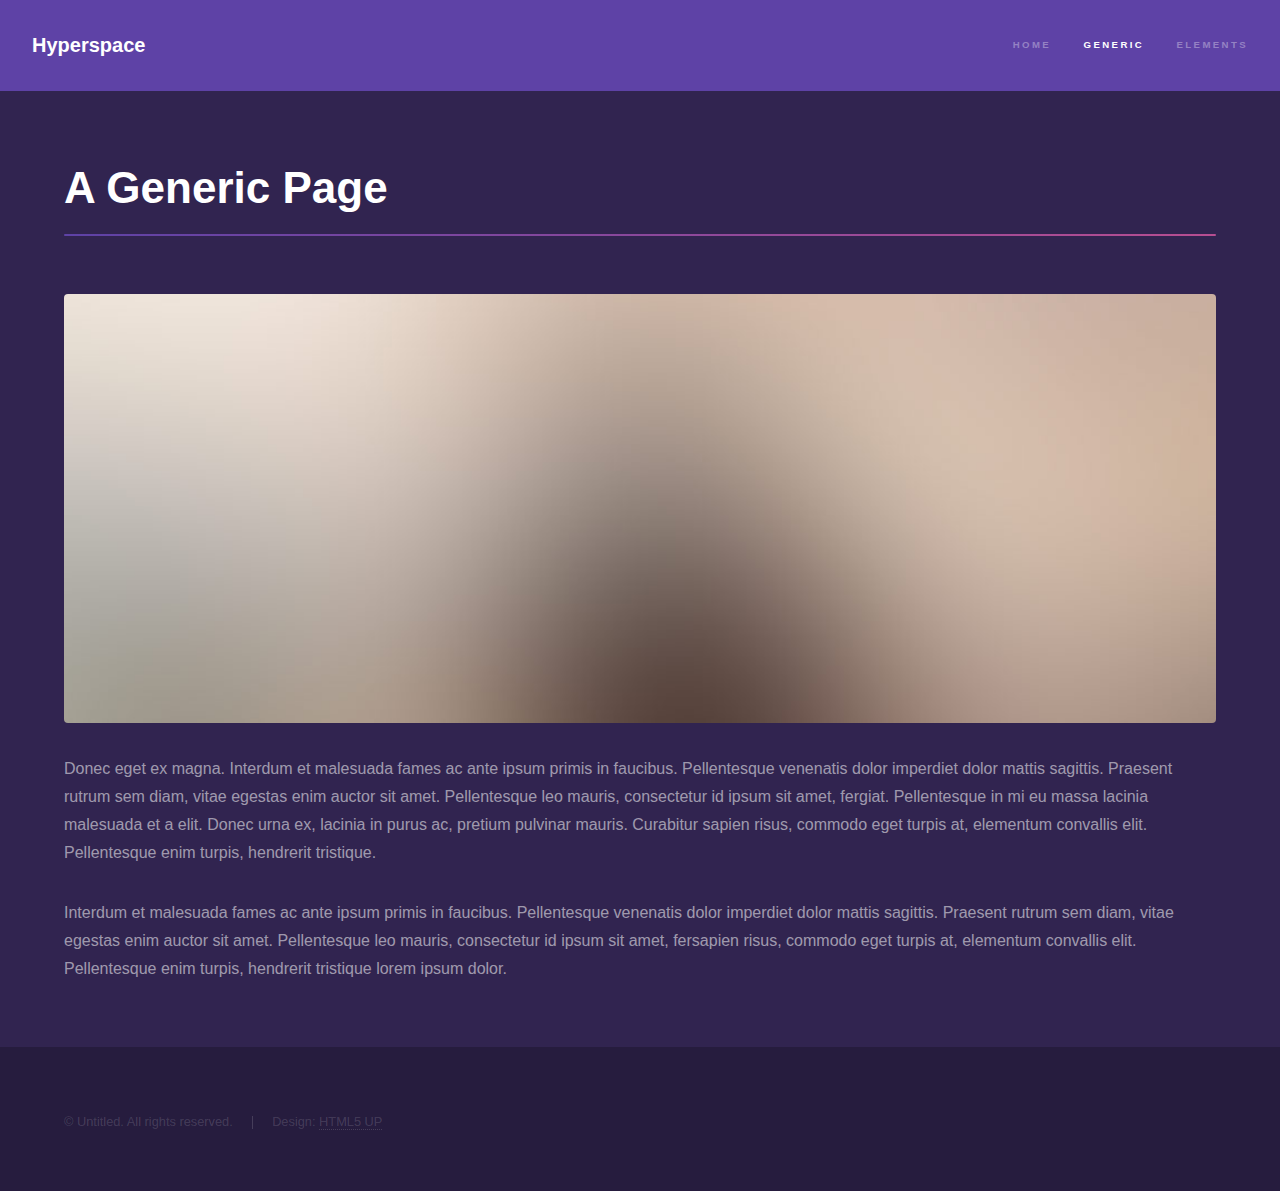
<file: generic.html>
<!DOCTYPE HTML>
<!--
	Hyperspace by HTML5 UP
	html5up.net | @ajlkn
	Free for personal and commercial use under the CCA 3.0 license (html5up.net/license)
-->
<html>
	<head>
		<title>Generic - Hyperspace by HTML5 UP</title>
		<meta charset="utf-8" />
		<meta name="viewport" content="width=device-width, initial-scale=1, user-scalable=no" />
		<link rel="stylesheet" href="assets/css/main.css" />
		<noscript><link rel="stylesheet" href="assets/css/noscript.css" /></noscript>
	</head>
	<body class="is-preload">

		<!-- Header -->
			<header id="header">
				<a href="index.html" class="title">Hyperspace</a>
				<nav>
					<ul>
						<li><a href="index.html">Home</a></li>
						<li><a href="generic.html" class="active">Generic</a></li>
						<li><a href="elements.html">Elements</a></li>
					</ul>
				</nav>
			</header>

		<!-- Wrapper -->
			<div id="wrapper">

				<!-- Main -->
					<section id="main" class="wrapper">
						<div class="inner">
							<h1 class="major">A Generic Page</h1>
							<span class="image fit"><img src="images/pic04.jpg" alt="" /></span>
							<p>Donec eget ex magna. Interdum et malesuada fames ac ante ipsum primis in faucibus. Pellentesque venenatis dolor imperdiet dolor mattis sagittis. Praesent rutrum sem diam, vitae egestas enim auctor sit amet. Pellentesque leo mauris, consectetur id ipsum sit amet, fergiat. Pellentesque in mi eu massa lacinia malesuada et a elit. Donec urna ex, lacinia in purus ac, pretium pulvinar mauris. Curabitur sapien risus, commodo eget turpis at, elementum convallis elit. Pellentesque enim turpis, hendrerit tristique.</p>
							<p>Interdum et malesuada fames ac ante ipsum primis in faucibus. Pellentesque venenatis dolor imperdiet dolor mattis sagittis. Praesent rutrum sem diam, vitae egestas enim auctor sit amet. Pellentesque leo mauris, consectetur id ipsum sit amet, fersapien risus, commodo eget turpis at, elementum convallis elit. Pellentesque enim turpis, hendrerit tristique lorem ipsum dolor.</p>
						</div>
					</section>

			</div>

		<!-- Footer -->
			<footer id="footer" class="wrapper alt">
				<div class="inner">
					<ul class="menu">
						<li>&copy; Untitled. All rights reserved.</li><li>Design: <a href="http://html5up.net">HTML5 UP</a></li>
					</ul>
				</div>
			</footer>

		<!-- Scripts -->
			<script src="assets/js/jquery.min.js"></script>
			<script src="assets/js/jquery.scrollex.min.js"></script>
			<script src="assets/js/jquery.scrolly.min.js"></script>
			<script src="assets/js/browser.min.js"></script>
			<script src="assets/js/breakpoints.min.js"></script>
			<script src="assets/js/util.js"></script>
			<script src="assets/js/main.js"></script>

	</body>
</html>
</file>
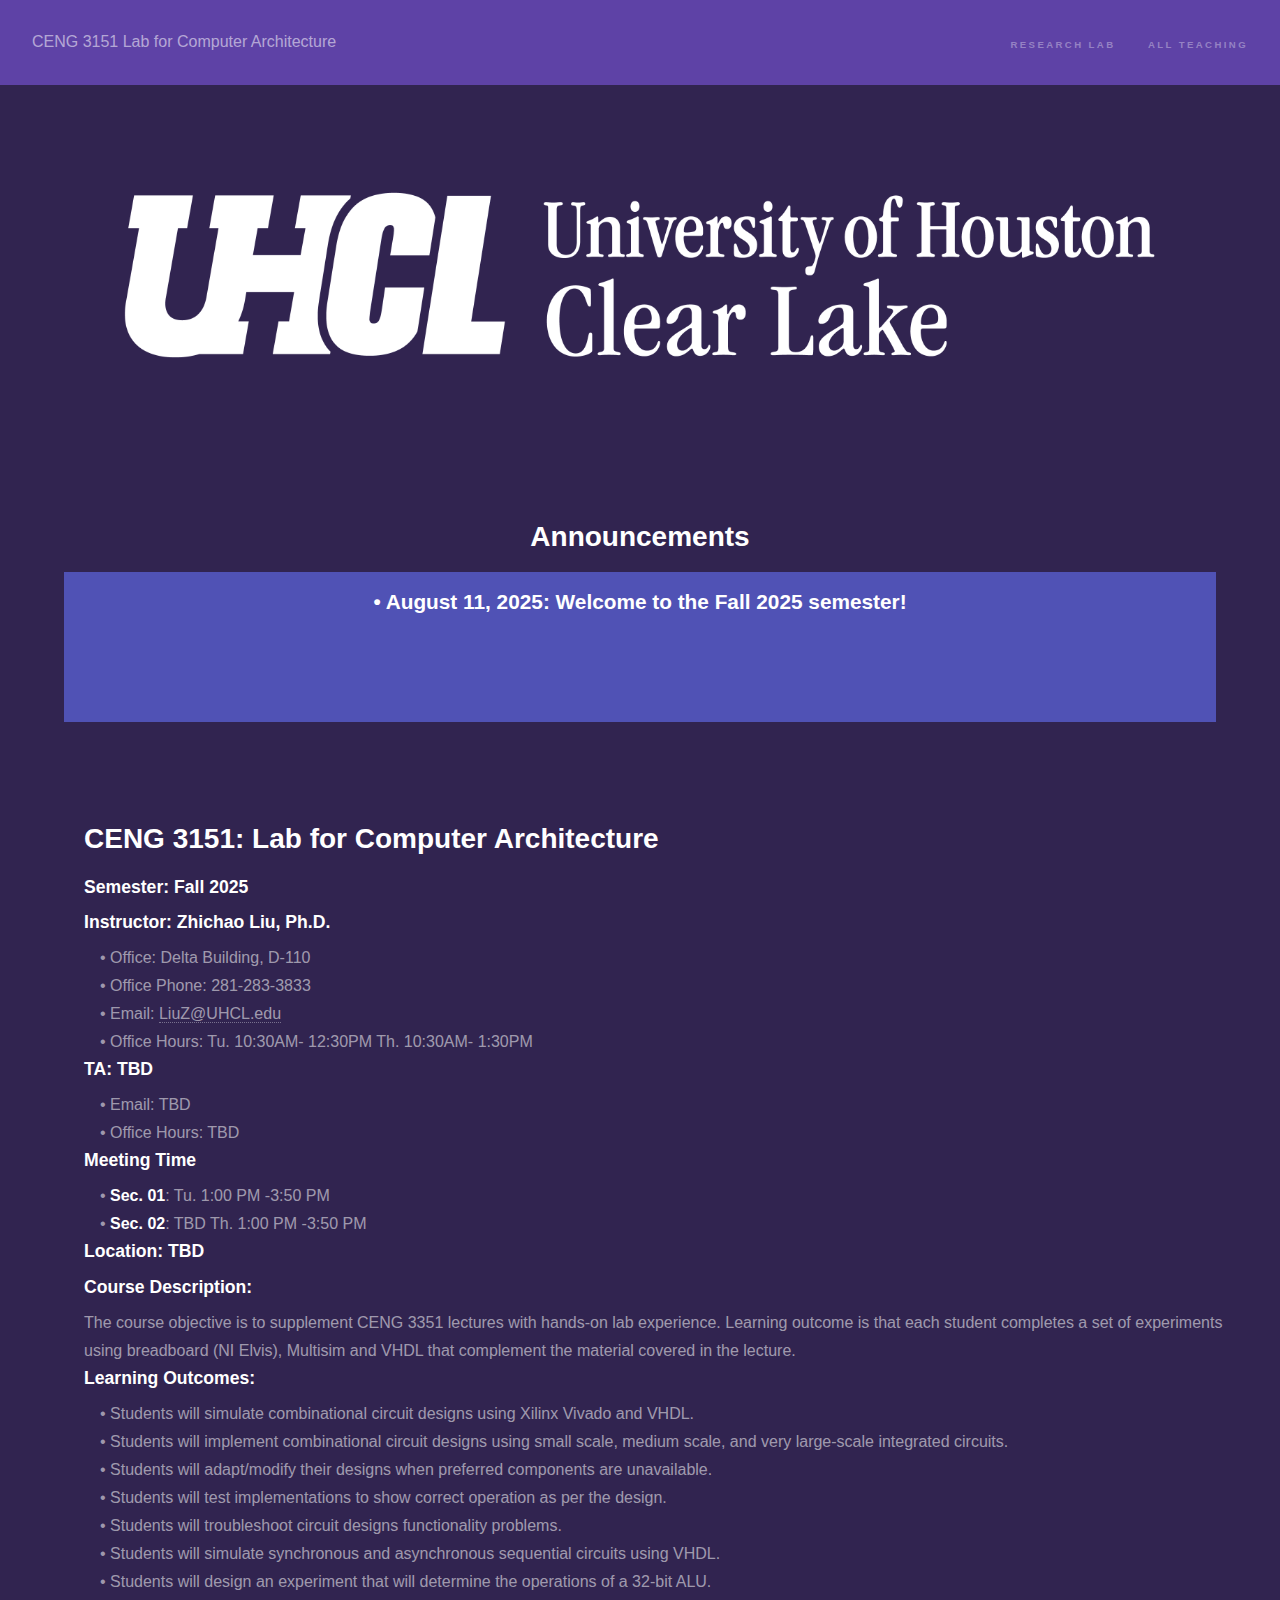
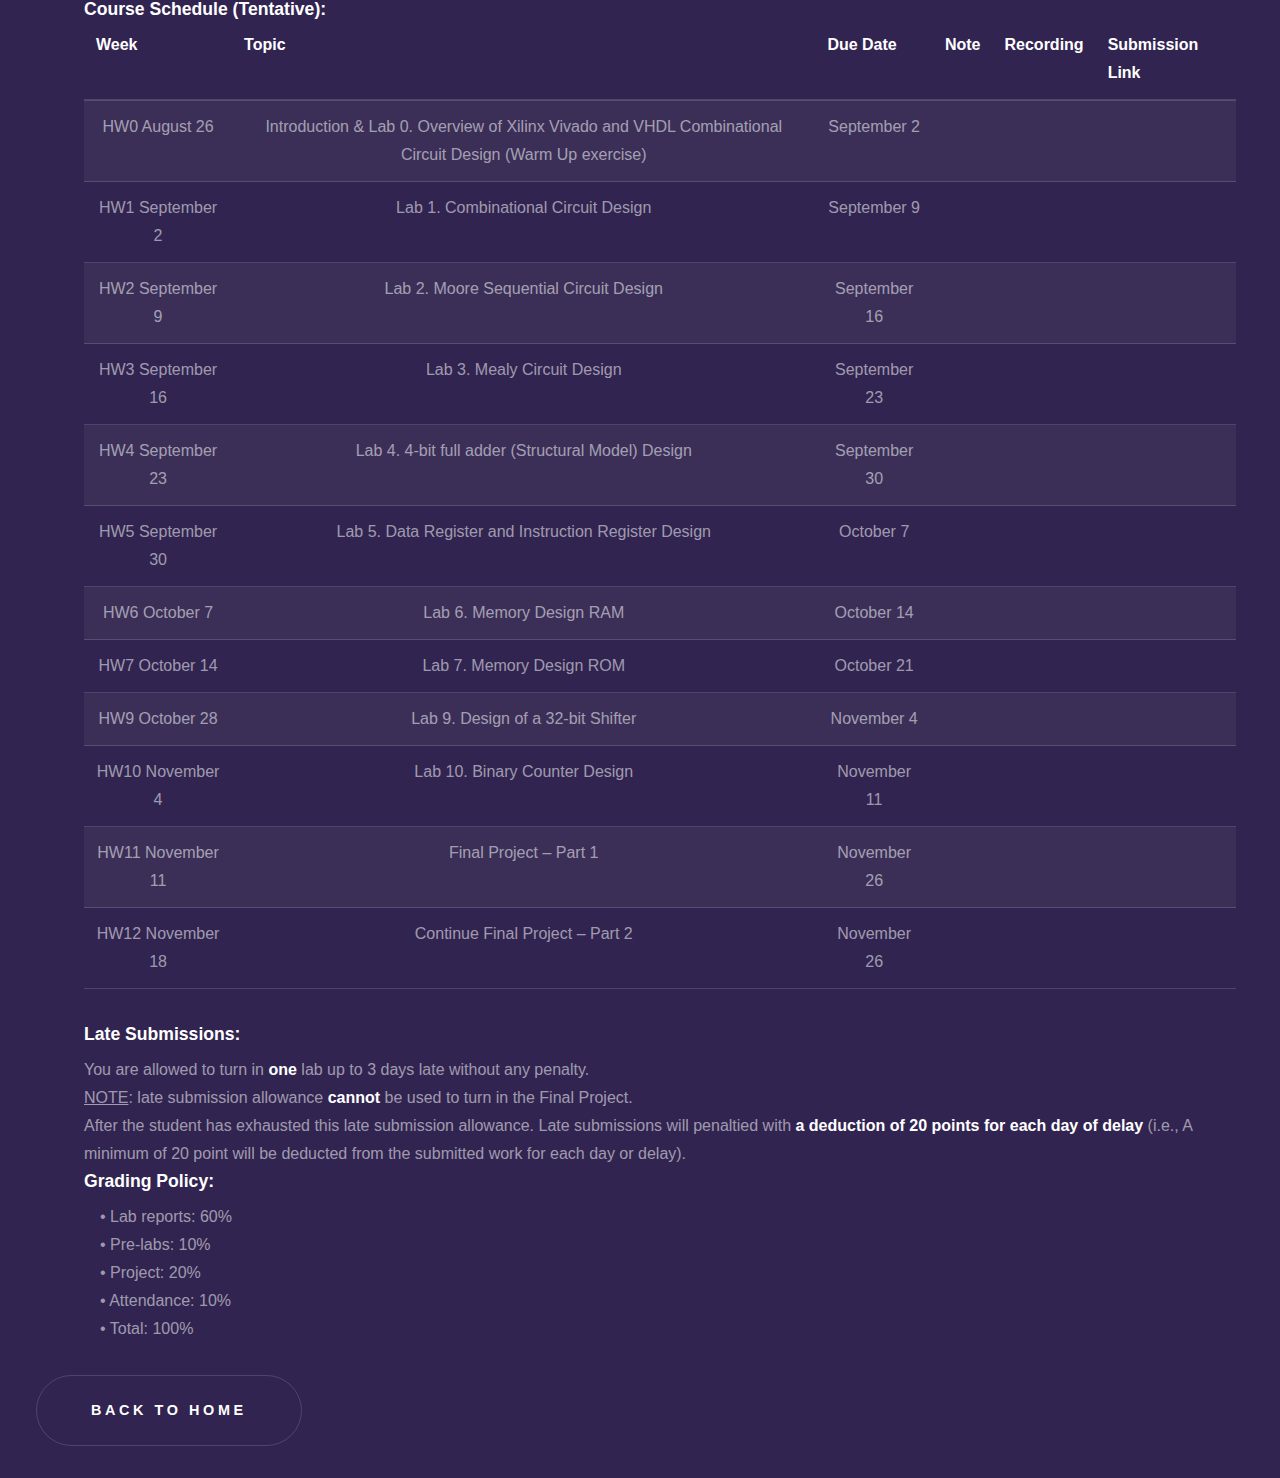
<file: lca.html>
<!DOCTYPE HTML>
<!--
	Hyperspace by HTML5 UP
	html5up.net | @ajlkn
	Free for personal and commercial use under the CCA 3.0 license (html5up.net/license)
-->
<html>
	<head>
		<title>CENG 3151 Lab for Computer Architecture</title>
		<meta charset="utf-8" />
		<meta name="viewport" content="width=device-width, initial-scale=1, user-scalable=no" />
		<link rel="stylesheet" href="assets/css/main.css" />
		<noscript><link rel="stylesheet" href="assets/css/noscript.css" /></noscript>
		<style>
			.announcement-box {
			  height: 150px; /* Set the height for scroll area */
			  overflow-y: auto;
			  background-color: #5052b5;
			  border: 2px solid #5052b5;
			  padding: 10px;
			  font-size: 1.3em;
			  font-weight: bold;
			  color: #ffffff;
			}
		  </style>
	</head>
	<body class="is-preload">

		<!-- Header -->
			<header id="header">
				CENG 3151 Lab for Computer Architecture
				<nav>
					<ul>
						<li><a href="index.html">Research Lab</a></li>
						<li><a href="index.html#teach" >All Teaching</a></li>
					</ul>
				</nav>
			</header>

		<!-- Wrapper -->
			<div id="wrapper">
				
				<!-- Main -->
				<section id="main" class="wrapper">
					<div class="inner" style="text-align: center;">
					  
					  <span class="image">
						<img src="images/uhcl_logo_white.png" alt="UHCL Logo" style="max-width: 100%; height: auto;" />
					  </span>
				</div>
				
				<div class="inner" style="text-align: center; ">
					<h2>Announcements</h2>
				<div class="announcement-box">
					• August 11, 2025: Welcome to the Fall 2025 semester!<br><br>
					
				  </div>
				</div>

				<div class="inner" style="text-align: left;  margin-left: 20px;">

					  <h2>CENG 3151: Lab for Computer Architecture</h2>
					  <h3>Semester: Fall 2025</h3>
					  <h3>Instructor: Zhichao Liu, Ph.D.</h3>
					  <span style="font-size: 1em; display: block; margin-left: 1em;">
						• Office: Delta Building, D-110 <br>
						• Office Phone: 281-283-3833 <br>
						• Email:  <a href="mailto:liuz@uhcl.edu">LiuZ@UHCL.edu</a><br>
						• Office Hours: Tu. 10:30AM- 12:30PM Th. 10:30AM- 1:30PM <br>
					  </span>

					  <h3>TA: TBD</h3>
					  <span style="font-size: 1em; display: block; margin-left: 1em;">
						• Email: TBD<br>
						• Office Hours: TBD <br>
					  </span>
					  
					  <h3>Meeting Time</h3>
					  <span style="font-size: 1em; display: block; margin-left: 1em;">
						• <strong>Sec. 01</strong>: Tu. 1:00 PM -3:50 PM<br>
						• <strong>Sec. 02</strong>: TBD Th. 1:00 PM -3:50 PM<br>
					  </span>

					  <h3>Location: TBD</h3>

					  <h3>Course Description:</h3>
					  The course objective is to supplement CENG 3351 lectures with hands-on lab experience.
					  Learning outcome is that each student completes a set of experiments using breadboard (NI
                      Elvis), Multisim and VHDL that complement the material covered in the lecture.
					
					  <h3>Learning Outcomes:</h3>
					  <span style="font-size: 1em; display: block; margin-left: 1em;">
						• Students will simulate combinational circuit designs using Xilinx Vivado and VHDL. <br>
						• Students will implement combinational circuit designs using small scale, medium scale, and 
						very large-scale integrated circuits. <br>
						• Students will adapt/modify their designs when preferred components are unavailable. <br>
						• Students will test implementations to show correct operation as per the design. <br>
						• Students will troubleshoot circuit designs functionality problems. <br>
						• Students will simulate synchronous and asynchronous sequential circuits using VHDL. <br>
						• Students will design an experiment that will determine the operations of a 32-bit ALU. <br>
					  </span>
					  
					  <h3>Course Schedule (Tentative):</h3>
					  <table border="1" style="border-collapse: collapse; width: 100%; text-align: center;">
						<thead>
						  <tr>
							<th>Week</th>
							<th>Topic</th>
							<th>Due Date</th>
							<th>Note </th>
							<th>Recording </th>
							<th>Submission Link</th>
						  </tr>
						</thead>
						<tbody>
						  <!-- 14 rows -->
						  <tr><td>HW0 August 26 </td><td> Introduction & Lab 0. Overview of Xilinx Vivado and VHDL
							Combinational Circuit Design (Warm Up exercise) </td><td> September 2 </td><td>  </td><td>  </td><td> </td></tr>
						
						<tr><td>HW1 September 2 </td><td> Lab 1. Combinational Circuit Design </td><td>September 9 </td><td>  </td><td>  </td><td> </td></tr>
						
						<tr><td>HW2 September 9 </td><td> Lab 2. Moore Sequential Circuit Design </td><td> September 16 </td><td>  </td><td>  </td><td> </td></tr>
						
						<tr><td>HW3 September 16 </td><td> Lab 3. Mealy Circuit Design</td><td> September 23 </td><td>  </td><td>  </td><td> </td></tr>
						
						<tr><td>HW4 September 23 </td><td> Lab 4. 4-bit full adder (Structural Model) Design </td><td> September 30 </td><td>  </td><td>  </td><td> </td></tr>
						
						<tr><td>HW5 September 30 </td><td> Lab 5. Data Register and Instruction Register Design </td><td> October 7 </td><td>  </td><td>  </td><td> </td></tr>
						
						<tr><td>HW6 October 7 </td><td> Lab 6. Memory Design RAM </td><td> October 14 </td><td>  </td><td>  </td><td> </td></tr>
						
						<tr><td>HW7 October 14 </td><td> Lab 7. Memory Design ROM </td><td>October 21</td><td>  </td><td>  </td><td> </td></tr>
						
						<tr><td>HW9 October 28 </td><td> Lab 9. Design of a 32-bit Shifter </td><td> November 4 </td><td>  </td><td>  </td><td> </td></tr>

						<tr><td>HW10 November 4 </td><td> Lab 10. Binary Counter Design </td><td> November 11 </td><td>  </td><td>  </td><td> </td></tr>
						
						<tr><td>HW11 November 11 </td><td> Final Project – Part 1 </td><td> November 26 </td><td>  </td><td>  </td><td> </td></tr>
						
						<tr><td>HW12 November 18 </td><td> Continue Final Project – Part 2 </td><td> November 26</td><td>  </td><td>  </td><td> </td></tr>
						</tbody>
					  </table>

					  <h3>Late Submissions:</h3>

						You are allowed to turn in <strong>one</strong> lab up to 3 days late without any penalty. <br>
						<u>NOTE</u>: late submission allowance <strong>cannot</strong> be used to turn in the Final Project. <br>
						After the student has exhausted this late submission allowance. Late submissions will penaltied
						with <strong>a deduction of 20 points for each day of delay </strong> (i.e., A minimum of 20 point will
						be deducted from the submitted work for each day or delay).

					<h3>Grading Policy:</h3>
					<span style="font-size: 1em; display: block; margin-left: 1em;">
						• Lab reports: 60% <br>
						• Pre-labs: 10% <br>
						• Project: 20% <br>
						• Attendance: 10% <br>
						• Total: 100% <br>
					  </span>
					</div>
				  </section>


				  <ul class="actions" style="display: inline-flex; justify-content: center; align-items: center; margin-left: 20px;">
					<li>
						<a href="index.html" class="button scrolly" style="font-size: 0.9em;">Back to Home</a>
					</li>
				</ul> 
							

			</div>
		

		<!-- Scripts -->
			<script src="assets/js/jquery.min.js"></script>
			<script src="assets/js/jquery.scrollex.min.js"></script>
			<script src="assets/js/jquery.scrolly.min.js"></script>
			<script src="assets/js/browser.min.js"></script>
			<script src="assets/js/breakpoints.min.js"></script>
			<script src="assets/js/util.js"></script>
			<script src="assets/js/main.js"></script>

	</body>
</html>
</file>
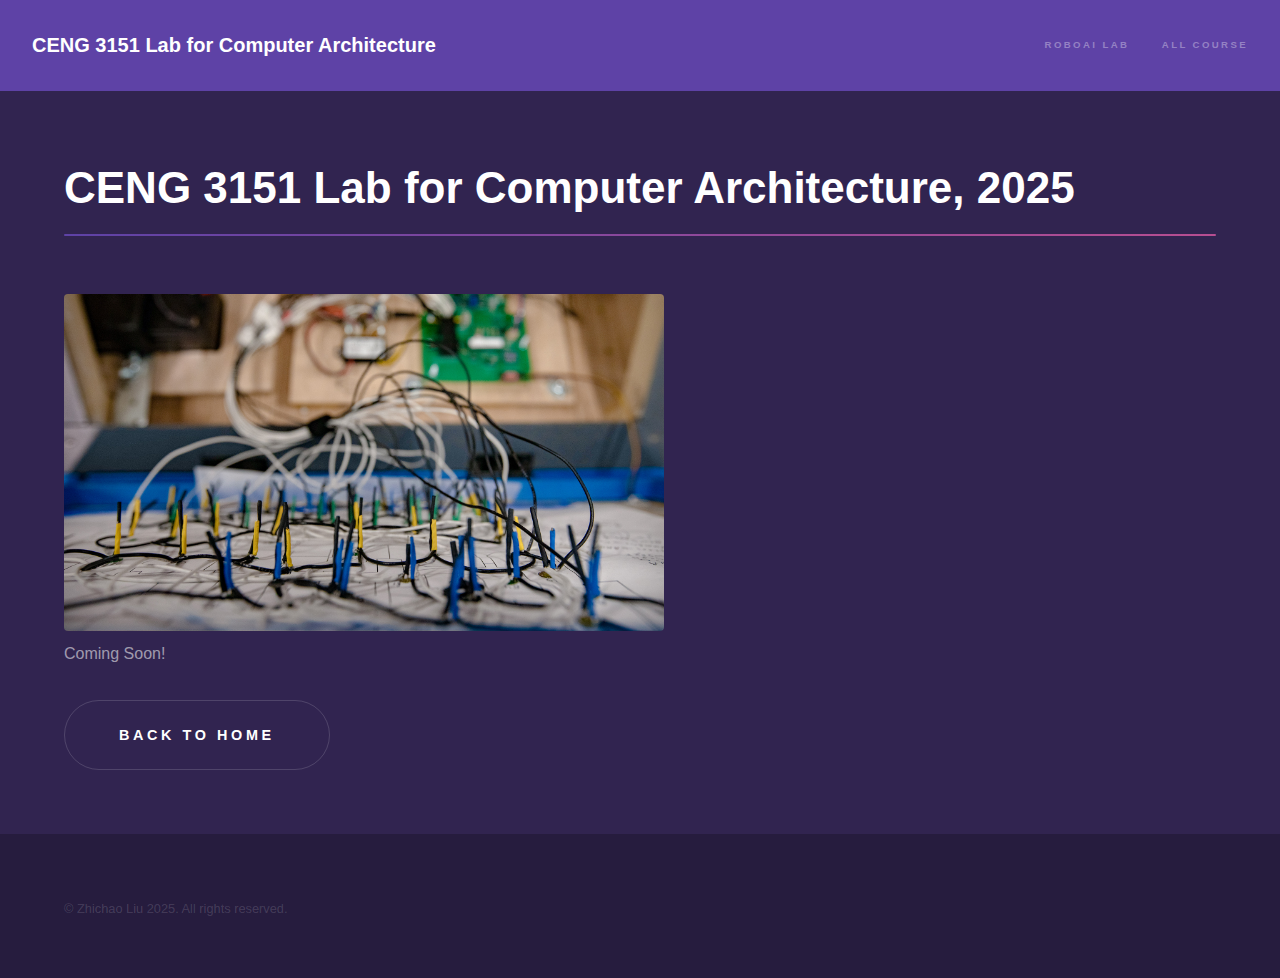
<file: lca25.html>
<!DOCTYPE HTML>
<!--
	Hyperspace by HTML5 UP
	html5up.net | @ajlkn
	Free for personal and commercial use under the CCA 3.0 license (html5up.net/license)
-->
<html>
	<head>
		<title>CENG 3151 Lab for Computer Architecture</title>
		<meta charset="utf-8" />
		<meta name="viewport" content="width=device-width, initial-scale=1, user-scalable=no" />
		<link rel="stylesheet" href="assets/css/main.css" />
		<noscript><link rel="stylesheet" href="assets/css/noscript.css" /></noscript>
	</head>
	<body class="is-preload">

		<!-- Header -->
			<header id="header">
				<a href="index.html" class="title">CENG 3151 Lab for Computer Architecture</a>
				<nav>
					<ul>
						<li><a href="index.html">RoboAI Lab</a></li>
						<li><a href="index.html#teach" >All Course</a></li>
					</ul>
				</nav>
			</header>

		<!-- Wrapper -->
			<div id="wrapper">

				<!-- Main -->
					<section id="main" class="wrapper">
						<div class="inner">
							<h1 class="major">CENG 3151 Lab for Computer Architecture, 2025</h1>
							<span class="image">
								<img src="images/circuit.jpg" alt="" style="display: block; margin: 0 auto; max-width: 600px; height: auto;" />
							</span> <br>

							<p>Coming Soon!</p>
							
						<ul class="actions" style="display: inline-flex; justify-content: center; align-items: center;">
							<li>
								<a href="index.html" class="button scrolly" style="font-size: 0.9em;">Back to Home</a>
							</li>
						</ul>
						</div>
						
						

					</section>

							

			</div>
		
		<!-- Footer -->
			<footer id="footer" class="wrapper alt">
				<div class="inner">
					<ul class="menu">
						<li>&copy; Zhichao Liu 2025. All rights reserved.</li>
					</ul>
				</div>
			</footer>

		<!-- Scripts -->
			<script src="assets/js/jquery.min.js"></script>
			<script src="assets/js/jquery.scrollex.min.js"></script>
			<script src="assets/js/jquery.scrolly.min.js"></script>
			<script src="assets/js/browser.min.js"></script>
			<script src="assets/js/breakpoints.min.js"></script>
			<script src="assets/js/util.js"></script>
			<script src="assets/js/main.js"></script>

	</body>
</html>
</file>
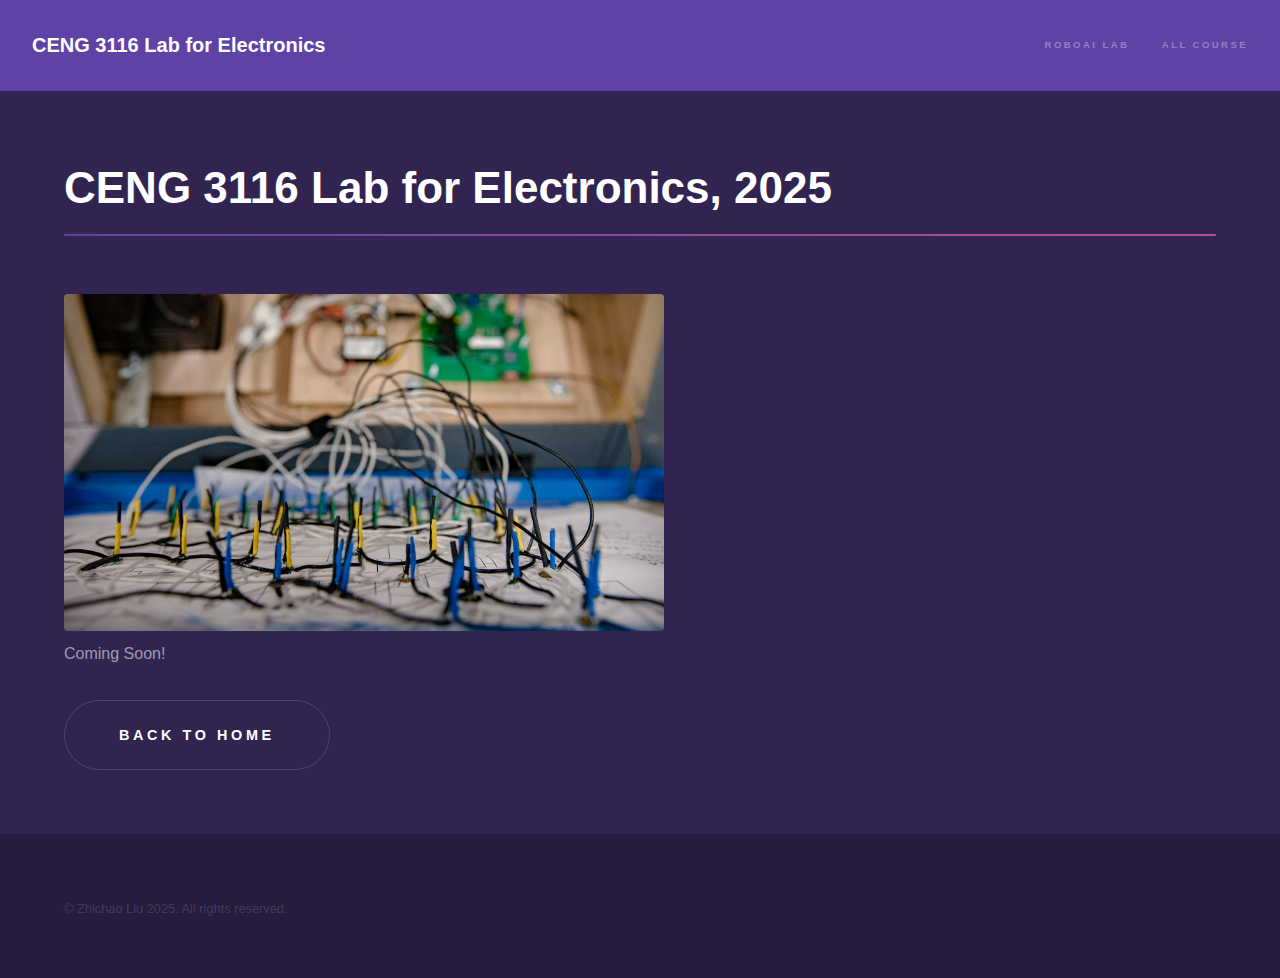
<file: le25.html>
<!DOCTYPE HTML>
<!--
	Hyperspace by HTML5 UP
	html5up.net | @ajlkn
	Free for personal and commercial use under the CCA 3.0 license (html5up.net/license)
-->
<html>
	<head>
		<title>CENG 3116 Lab for Electronics</title>
		<meta charset="utf-8" />
		<meta name="viewport" content="width=device-width, initial-scale=1, user-scalable=no" />
		<link rel="stylesheet" href="assets/css/main.css" />
		<noscript><link rel="stylesheet" href="assets/css/noscript.css" /></noscript>
	</head>
	<body class="is-preload">

		<!-- Header -->
			<header id="header">
				<a href="index.html" class="title">CENG 3116 Lab for Electronics</a>
				<nav>
					<ul>
						<li><a href="index.html">RoboAI Lab</a></li>
						<li><a href="index.html#teach" >All Course</a></li>
					</ul>
				</nav>
			</header>

		<!-- Wrapper -->
			<div id="wrapper">

				<!-- Main -->
					<section id="main" class="wrapper">
						<div class="inner">
							<h1 class="major">CENG 3116 Lab for Electronics, 2025</h1>
							<span class="image">
								<img src="images/circuit.jpg" alt="" style="display: block; margin: 0 auto; max-width: 600px; height: auto;" />
							</span> <br>

							<p>Coming Soon!</p>
							
						<ul class="actions" style="display: inline-flex; justify-content: center; align-items: center;">
							<li>
								<a href="index.html" class="button scrolly" style="font-size: 0.9em;">Back to Home</a>
							</li>
						</ul>
						</div>
						
						

					</section>

							

			</div>
		
		<!-- Footer -->
			<footer id="footer" class="wrapper alt">
				<div class="inner">
					<ul class="menu">
						<li>&copy; Zhichao Liu 2025. All rights reserved.</li>
					</ul>
				</div>
			</footer>

		<!-- Scripts -->
			<script src="assets/js/jquery.min.js"></script>
			<script src="assets/js/jquery.scrollex.min.js"></script>
			<script src="assets/js/jquery.scrolly.min.js"></script>
			<script src="assets/js/browser.min.js"></script>
			<script src="assets/js/breakpoints.min.js"></script>
			<script src="assets/js/util.js"></script>
			<script src="assets/js/main.js"></script>

	</body>
</html>
</file>
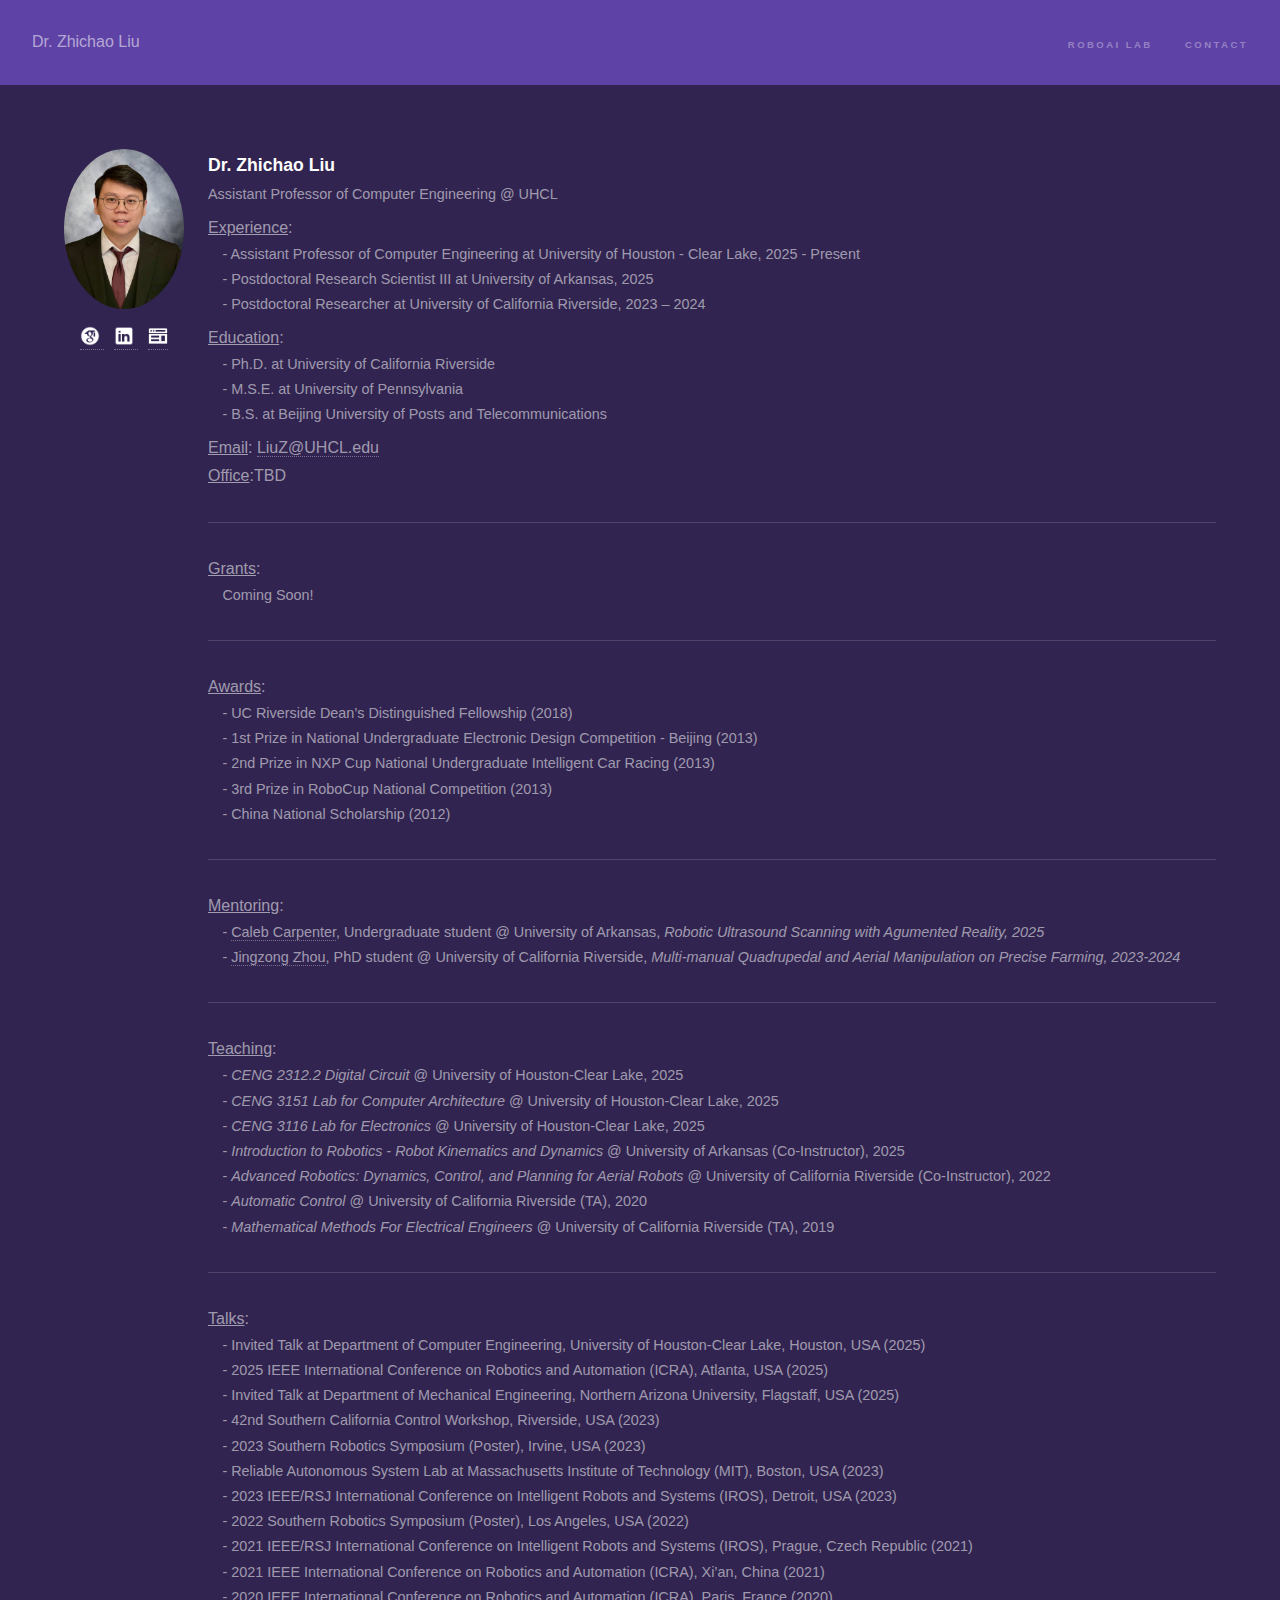
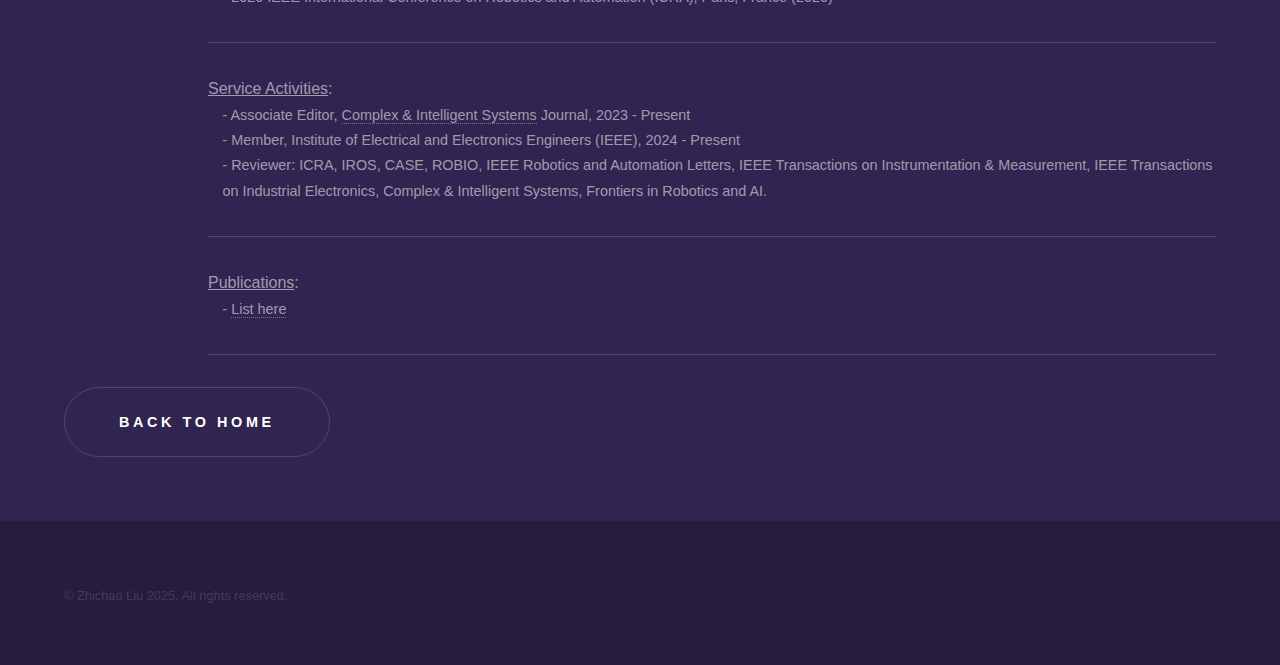
<file: liuz.html>
<!DOCTYPE HTML>
<!--
	Hyperspace by HTML5 UP
	html5up.net | @ajlkn
	Free for personal and commercial use under the CCA 3.0 license (html5up.net/license)
-->
<html>
	<head>
		<title>Dr. Zhichao Liu</title>
		<meta charset="utf-8" />
		<meta name="viewport" content="width=device-width, initial-scale=1, user-scalable=no" />
		<link rel="stylesheet" href="assets/css/main.css" />
		<noscript><link rel="stylesheet" href="assets/css/noscript.css" /></noscript>
	</head>
	<body class="is-preload">

		<!-- Header -->
			<header id="header">
				Dr. Zhichao Liu
				<nav>
					<ul>
						<li><a href="index.html">RoboAI Lab</a></li>
						<li><a href="index.html#three" >Contact</a></li>
					</ul>
				</nav>
			</header>

		<!-- Wrapper -->
			<div id="wrapper">

				<!-- Main -->
					<section id="main" class="wrapper">
						<div class="inner">
						<div class="inner">
							<div style="display: flex; align-items: flex-start; gap: 1.5em;">
								<div style="text-align: center;">
									<img src="images/zhichao.png" alt="Dr. Zhichao Liu" 
										style="width: 120px; height: auto; border-radius: 50%;" />
									
									<div style="margin-top: 0.5em;">

									<a href="https://scholar.google.com/citations?user=YVGT7oEAAAAJ" target="_blank" style="margin-right: 0.6em;">
										<img src="images/google-scholar-icon.png" alt="Google Scholar" style="width: 20px; height: 20px;" />
									</a>
									<a href="https://www.linkedin.com/in/zhichaoliu1218" target="_blank" style="margin-right: 0.6em;">
										<img src="images/linkedin-icon.png" alt="LinkedIn" style="width: 20px; height: 20px;" />
									</a>

									<a href="https://zhichaoliu0921.github.io" target="_blank">
										<img src="images/web.png" alt="Website" style="width: 20px; height: 20px;" />
									</a>

									</div>
								</div>

								<div>
									<h3 style="margin: 0.2em 0;">Dr. Zhichao Liu</h3>
									<div style="font-size: 0.9em;">Assistant Professor of Computer Engineering @ UHCL</div>
									<p style="margin: 0.4em 0;">
									<u>Experience</u>:<br>
									<span style="font-size: 0.9em; display: block; margin-left: 1em;">
										- Assistant Professor of Computer Engineering at University of Houston - Clear Lake, 2025 - Present<br>
										- Postdoctoral Research Scientist III at University of Arkansas, 2025<br>
										- Postdoctoral Researcher at University of California Riverside, 2023 – 2024
									</span>
									</p>
									<p style="margin: 0.4em 0;">
									<u>Education</u>:<br>
									<span style="font-size: 0.9em; display: block; margin-left: 1em;">
										- Ph.D. at University of California Riverside<br>
										- M.S.E. at University of Pennsylvania<br>
										- B.S. at Beijing University of Posts and Telecommunications
									</span>
									</p>
									<p style="margin: 0.4em 0;">
									<u>Email</u>: <a href="mailto:liuz@uhcl.edu">LiuZ@UHCL.edu</a><br>
									<u>Office</u>:TBD
									</p>

									<hr>
									<u>Grants</u>:<br>
									<span style="font-size: 0.9em; display: block; margin-left: 1em;">
									Coming Soon!
									</span>

									<hr>
									<u>Awards</u>:<br>
										<span style="font-size: 0.9em; display: block; margin-left: 1em;">
										- UC Riverside Dean’s Distinguished Fellowship (2018) <br>
										- 1st Prize in National Undergraduate Electronic Design Competition - Beijing (2013) <br>
										- 2nd Prize in NXP Cup National Undergraduate Intelligent Car Racing (2013) <br>
										- 3rd Prize in RoboCup National Competition (2013) <br>
										- China National Scholarship (2012)
									</span>
									<hr>

									<u>Mentoring</u>:<br>
										<span style="font-size: 0.9em; display: block; margin-left: 1em;">
										- <a href="https://www.linkedin.com/in/caleb-carpenter-849045328/"> Caleb Carpenter</a>, Undergraduate student @ University of Arkansas, <em>Robotic Ultrasound Scanning with Agumented Reality, 2025 </em> <br>
										- <a href="https://scholar.google.com/citations?user=V6cqBEYAAAAJ&hl=en"> Jingzong Zhou</a>, PhD student @ University of California Riverside, <em>Multi-manual Quadrupedal and Aerial Manipulation on Precise Farming, 2023-2024 </em>
									</span>
									<hr>

									<u>Teaching</u>:<br>
										<span style="font-size: 0.9em; display: block; margin-left: 1em;">
										- <em>CENG 2312.2 Digital Circuit</em> @ University of Houston-Clear Lake, 2025 <br>
										- <em>CENG 3151 Lab for Computer Architecture</em> @ University of Houston-Clear Lake, 2025 <br>
										- <em>CENG 3116 Lab for Electronics</em> @ University of Houston-Clear Lake, 2025 <br>
										- <em>Introduction to Robotics - Robot Kinematics and Dynamics</em> @ University of Arkansas (Co-Instructor), 2025<br>
										- <em>Advanced Robotics: Dynamics, Control, and Planning for Aerial Robots</em> @ University of California Riverside (Co-Instructor), 2022<br>
										- <em>Automatic Control</em> @ University of California Riverside (TA), 2020<br>
										- <em>Mathematical Methods For Electrical Engineers</em> @ University of California Riverside (TA), 2019<br>
									</span>
									<hr>

									
									<u>Talks</u>:<br>
										<span style="font-size: 0.9em; display: block; margin-left: 1em;">
										- Invited Talk at Department of Computer Engineering, University of Houston-Clear Lake, Houston, USA (2025) <br>	
										- 2025 IEEE International Conference on Robotics and Automation (ICRA), Atlanta, USA (2025) <br>
										- Invited Talk at Department of Mechanical Engineering, Northern Arizona University, Flagstaff, USA (2025) <br>	
										- 42nd Southern California Control Workshop, Riverside, USA (2023) <br>
										- 2023 Southern Robotics Symposium (Poster), Irvine, USA (2023) <br>
										- Reliable Autonomous System Lab at Massachusetts Institute of Technology (MIT), Boston, USA (2023)  <br>
										- 2023 IEEE/RSJ International Conference on Intelligent Robots and Systems (IROS), Detroit, USA (2023)  <br>
										- 2022 Southern Robotics Symposium (Poster), Los Angeles, USA (2022) <br>
										- 2021 IEEE/RSJ International Conference on Intelligent Robots and Systems (IROS), Prague, Czech Republic (2021) <br>
										- 2021 IEEE International Conference on Robotics and Automation (ICRA), Xi’an, China (2021) <br>
										- 2020 IEEE International Conference on Robotics and Automation (ICRA), Paris, France  (2020) <br>
									</span>
									<hr>
									
									<u>Service Activities</u>:<br>
										<span style="font-size: 0.9em; display: block; margin-left: 1em;">
										- Associate Editor, <a href="https://link.springer.com/journal/40747/editorial-board">Complex & Intelligent Systems</a> Journal, 2023 - Present <br>
										- Member, Institute of Electrical and Electronics Engineers (IEEE), 2024 - Present <br>
										- Reviewer: ICRA, IROS, CASE, ROBIO, IEEE Robotics and Automation Letters, IEEE Transactions on Instrumentation & Measurement, IEEE Transactions on Industrial Electronics, Complex & Intelligent Systems, Frontiers in Robotics and AI. <br>		
									</span>
									<hr>

									<u>Publications</u>:<br>
										<span style="font-size: 0.9em; display: block; margin-left: 1em;">
										- <a href="index.html#publication">List here </a> <br>		
									</span>
									<hr>



								</div>
								</div>

							
						<ul class="actions" style="display: inline-flex; justify-content: center; align-items: center;">
							<li>
								<a href="index.html" class="button scrolly" style="font-size: 0.9em;">Back to Home</a>
							</li>
						</ul> 


						</div>
						
						

					</section>

							

			</div>
		
		<!-- Footer -->
			<footer id="footer" class="wrapper alt">
				<div class="inner">
					<ul class="menu">
						<li>&copy; Zhichao Liu 2025. All rights reserved.</li>
					</ul>
				</div>
			</footer>

		<!-- Scripts -->
			<script src="assets/js/jquery.min.js"></script>
			<script src="assets/js/jquery.scrollex.min.js"></script>
			<script src="assets/js/jquery.scrolly.min.js"></script>
			<script src="assets/js/browser.min.js"></script>
			<script src="assets/js/breakpoints.min.js"></script>
			<script src="assets/js/util.js"></script>
			<script src="assets/js/main.js"></script>

	</body>
</html>
</file>
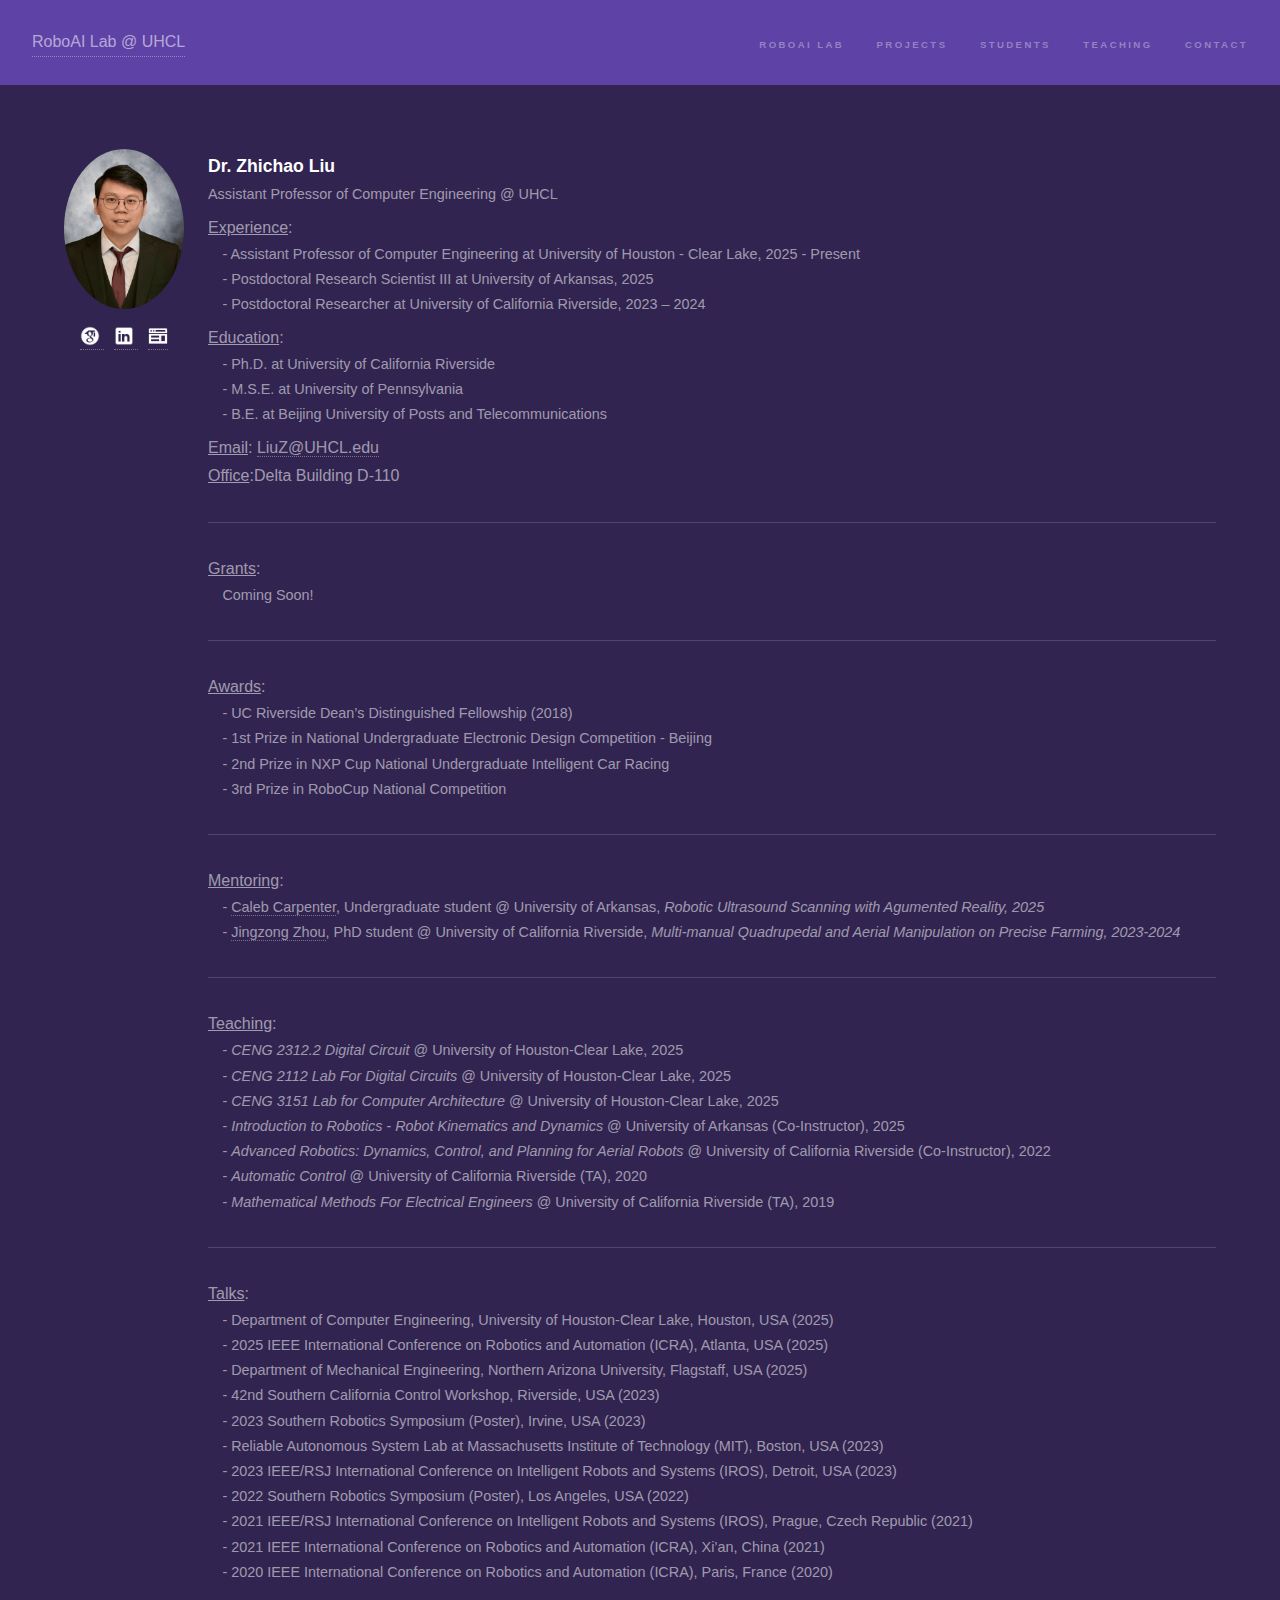
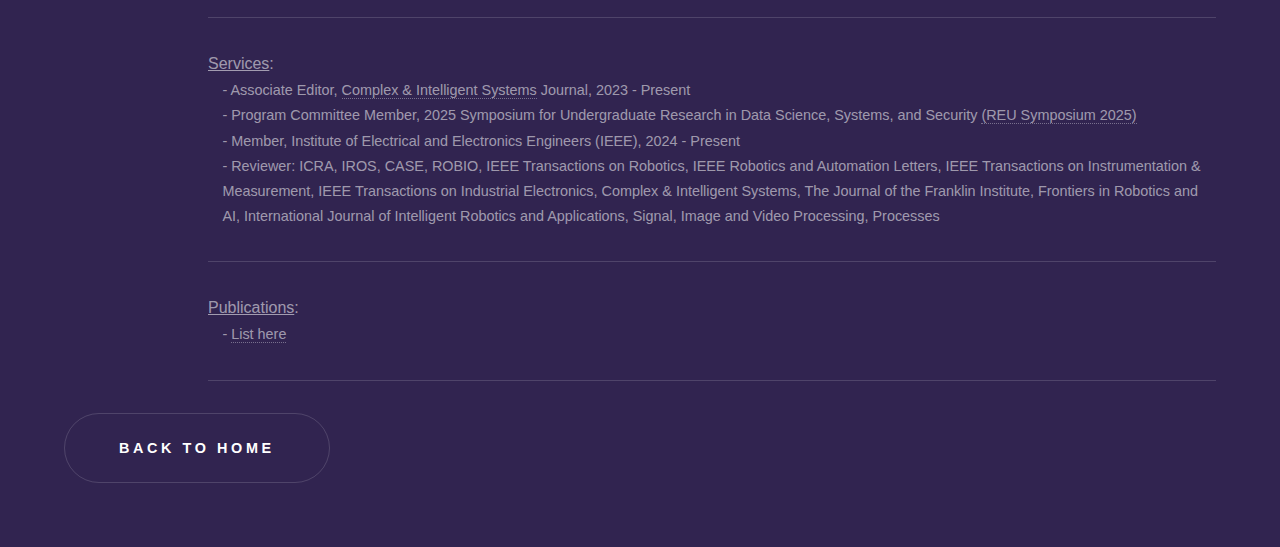
<file: profile.html>
<!DOCTYPE HTML>
<!--
	Hyperspace by HTML5 UP
	html5up.net | @ajlkn
	Free for personal and commercial use under the CCA 3.0 license (html5up.net/license)
-->
<html>
	<head>
		<title>Dr. Zhichao Liu</title>
		<meta charset="utf-8" />
		<meta name="viewport" content="width=device-width, initial-scale=1, user-scalable=no" />
		<link rel="stylesheet" href="assets/css/main.css" />
		<noscript><link rel="stylesheet" href="assets/css/noscript.css" /></noscript>
	</head>
	<body class="is-preload">

		<!-- Header -->
			<header id="header">
				<a href="index.html">RoboAI Lab @ UHCL</a>
				<nav>
					<ul>
						<li><a href="index.html">RoboAI Lab</a></li>
						<li><a href="index.html#project">Projects</a></li>
						<li><a href="index.html#people">Students</a></li>
						<li><a href="index.html#teach">Teaching</a></li>
						<li><a href="index.html#three" >Contact</a></li>
					</ul>
				</nav>
			</header>

		<!-- Wrapper -->
			<div id="wrapper">

				<!-- Main -->
					<section id="main" class="wrapper">
						<div class="inner">
						<div class="inner">
							<div style="display: flex; align-items: flex-start; gap: 1.5em;">
								<div style="text-align: center;">
									<img src="images/zhichao2.png" alt="Dr. Zhichao Liu" 
										style="width: 120px; height: auto; border-radius: 50%;" />
									
									<div style="margin-top: 0.5em;">

									<a href="https://scholar.google.com/citations?user=YVGT7oEAAAAJ" target="_blank" style="margin-right: 0.6em;">
										<img src="images/google-scholar-icon.png" alt="Google Scholar" style="width: 20px; height: 20px;" />
									</a>
									<a href="https://www.linkedin.com/in/zhichaoliu1218" target="_blank" style="margin-right: 0.6em;">
										<img src="images/linkedin-icon.png" alt="LinkedIn" style="width: 20px; height: 20px;" />
									</a>

									<a href="https://zhichaoliu0921.github.io" target="_blank">
										<img src="images/web.png" alt="Website" style="width: 20px; height: 20px;" />
									</a>

									</div>
								</div>

								<div>
									<h3 style="margin: 0.2em 0;">Dr. Zhichao Liu</h3>
									<div style="font-size: 0.9em;">Assistant Professor of Computer Engineering @ UHCL</div>
									<p style="margin: 0.4em 0;">
									<u>Experience</u>:<br>
									<span style="font-size: 0.9em; display: block; margin-left: 1em;">
										- Assistant Professor of Computer Engineering at University of Houston - Clear Lake, 2025 - Present<br>
										- Postdoctoral Research Scientist III at University of Arkansas, 2025<br>
										- Postdoctoral Researcher at University of California Riverside, 2023 – 2024
									</span>
									</p>
									<p style="margin: 0.4em 0;">
									<u>Education</u>:<br>
									<span style="font-size: 0.9em; display: block; margin-left: 1em;">
										- Ph.D. at University of California Riverside<br>
										- M.S.E. at University of Pennsylvania<br>
										- B.E. at Beijing University of Posts and Telecommunications
									</span>
									</p>
									<p style="margin: 0.4em 0;">
									<u>Email</u>: <a href="mailto:liuz@uhcl.edu">LiuZ@UHCL.edu</a><br>
									<u>Office</u>:Delta Building D-110
									</p>

									<hr>
									<u>Grants</u>:<br>
									<span style="font-size: 0.9em; display: block; margin-left: 1em;">
									Coming Soon!
									</span>

									<hr>
									<u>Awards</u>:<br>
										<span style="font-size: 0.9em; display: block; margin-left: 1em;">
										- UC Riverside Dean’s Distinguished Fellowship (2018) <br>
										- 1st Prize in National Undergraduate Electronic Design Competition - Beijing <br>
										- 2nd Prize in NXP Cup National Undergraduate Intelligent Car Racing <br>
										- 3rd Prize in RoboCup National Competition <br>
									</span>
									<hr>

									<u>Mentoring</u>:<br>
										<span style="font-size: 0.9em; display: block; margin-left: 1em;">
										- <a href="https://www.linkedin.com/in/caleb-carpenter-849045328/"> Caleb Carpenter</a>, Undergraduate student @ University of Arkansas, <em>Robotic Ultrasound Scanning with Agumented Reality, 2025 </em> <br>
										- <a href="https://scholar.google.com/citations?user=V6cqBEYAAAAJ&hl=en"> Jingzong Zhou</a>, PhD student @ University of California Riverside, <em>Multi-manual Quadrupedal and Aerial Manipulation on Precise Farming, 2023-2024 </em>
									</span>
									<hr>

									<u>Teaching</u>:<br>
										<span style="font-size: 0.9em; display: block; margin-left: 1em;">
										- <em>CENG 2312.2 Digital Circuit</em> @ University of Houston-Clear Lake, 2025 <br>
										- <em>CENG 2112 Lab For Digital Circuits</em> @ University of Houston-Clear Lake, 2025 <br>
										- <em>CENG 3151 Lab for Computer Architecture</em> @ University of Houston-Clear Lake, 2025 <br>
										- <em>Introduction to Robotics - Robot Kinematics and Dynamics</em> @ University of Arkansas (Co-Instructor), 2025<br>
										- <em>Advanced Robotics: Dynamics, Control, and Planning for Aerial Robots</em> @ University of California Riverside (Co-Instructor), 2022<br>
										- <em>Automatic Control</em> @ University of California Riverside (TA), 2020<br>
										- <em>Mathematical Methods For Electrical Engineers</em> @ University of California Riverside (TA), 2019<br>
									</span>
									<hr>

									
									<u>Talks</u>:<br>
										<span style="font-size: 0.9em; display: block; margin-left: 1em;">
										- Department of Computer Engineering, University of Houston-Clear Lake, Houston, USA (2025) <br>	
										- 2025 IEEE International Conference on Robotics and Automation (ICRA), Atlanta, USA (2025) <br>
										- Department of Mechanical Engineering, Northern Arizona University, Flagstaff, USA (2025) <br>	
										- 42nd Southern California Control Workshop, Riverside, USA (2023) <br>
										- 2023 Southern Robotics Symposium (Poster), Irvine, USA (2023) <br>
										- Reliable Autonomous System Lab at Massachusetts Institute of Technology (MIT), Boston, USA (2023)  <br>
										- 2023 IEEE/RSJ International Conference on Intelligent Robots and Systems (IROS), Detroit, USA (2023)  <br>
										- 2022 Southern Robotics Symposium (Poster), Los Angeles, USA (2022) <br>
										- 2021 IEEE/RSJ International Conference on Intelligent Robots and Systems (IROS), Prague, Czech Republic (2021) <br>
										- 2021 IEEE International Conference on Robotics and Automation (ICRA), Xi’an, China (2021) <br>
										- 2020 IEEE International Conference on Robotics and Automation (ICRA), Paris, France  (2020) <br>
									</span>
									<hr>
									
									<u>Services</u>:<br>
										<span style="font-size: 0.9em; display: block; margin-left: 1em;">
										- Associate Editor, <a href="https://link.springer.com/journal/40747/editorial-board">Complex & Intelligent Systems</a> Journal, 2023 - Present <br>
										- Program Committee Member, 2025 Symposium for Undergraduate Research in Data Science, Systems, and Security <a href="https://bigdatareu.umbc.edu/reu-symposium/reu-symposium-2025/">(REU Symposium 2025)</a><br>
										- Member, Institute of Electrical and Electronics Engineers (IEEE), 2024 - Present <br>
										- Reviewer: ICRA, IROS, CASE, ROBIO, IEEE Transactions on Robotics, IEEE Robotics and Automation Letters, IEEE Transactions on Instrumentation & Measurement, IEEE Transactions on Industrial Electronics, Complex & Intelligent Systems, The Journal of the Franklin Institute, Frontiers in Robotics and AI, International Journal of Intelligent Robotics and Applications, Signal, Image and Video Processing, Processes <br>		
									</span>
									<hr>

									<u>Publications</u>:<br>
										<span style="font-size: 0.9em; display: block; margin-left: 1em;">
										- <a href="index.html#publication">List here </a> <br>		
									</span>
									<hr>



								</div>
								</div>

							
						<ul class="actions" style="display: inline-flex; justify-content: center; align-items: center;">
							<li>
								<a href="index.html" class="button scrolly" style="font-size: 0.9em;">Back to Home</a>
							</li>
						</ul> 


						</div>
						
						

					</section>

							

			</div>
		

		<!-- Scripts -->
			<script src="assets/js/jquery.min.js"></script>
			<script src="assets/js/jquery.scrollex.min.js"></script>
			<script src="assets/js/jquery.scrolly.min.js"></script>
			<script src="assets/js/browser.min.js"></script>
			<script src="assets/js/breakpoints.min.js"></script>
			<script src="assets/js/util.js"></script>
			<script src="assets/js/main.js"></script>

	</body>
</html>
</file>
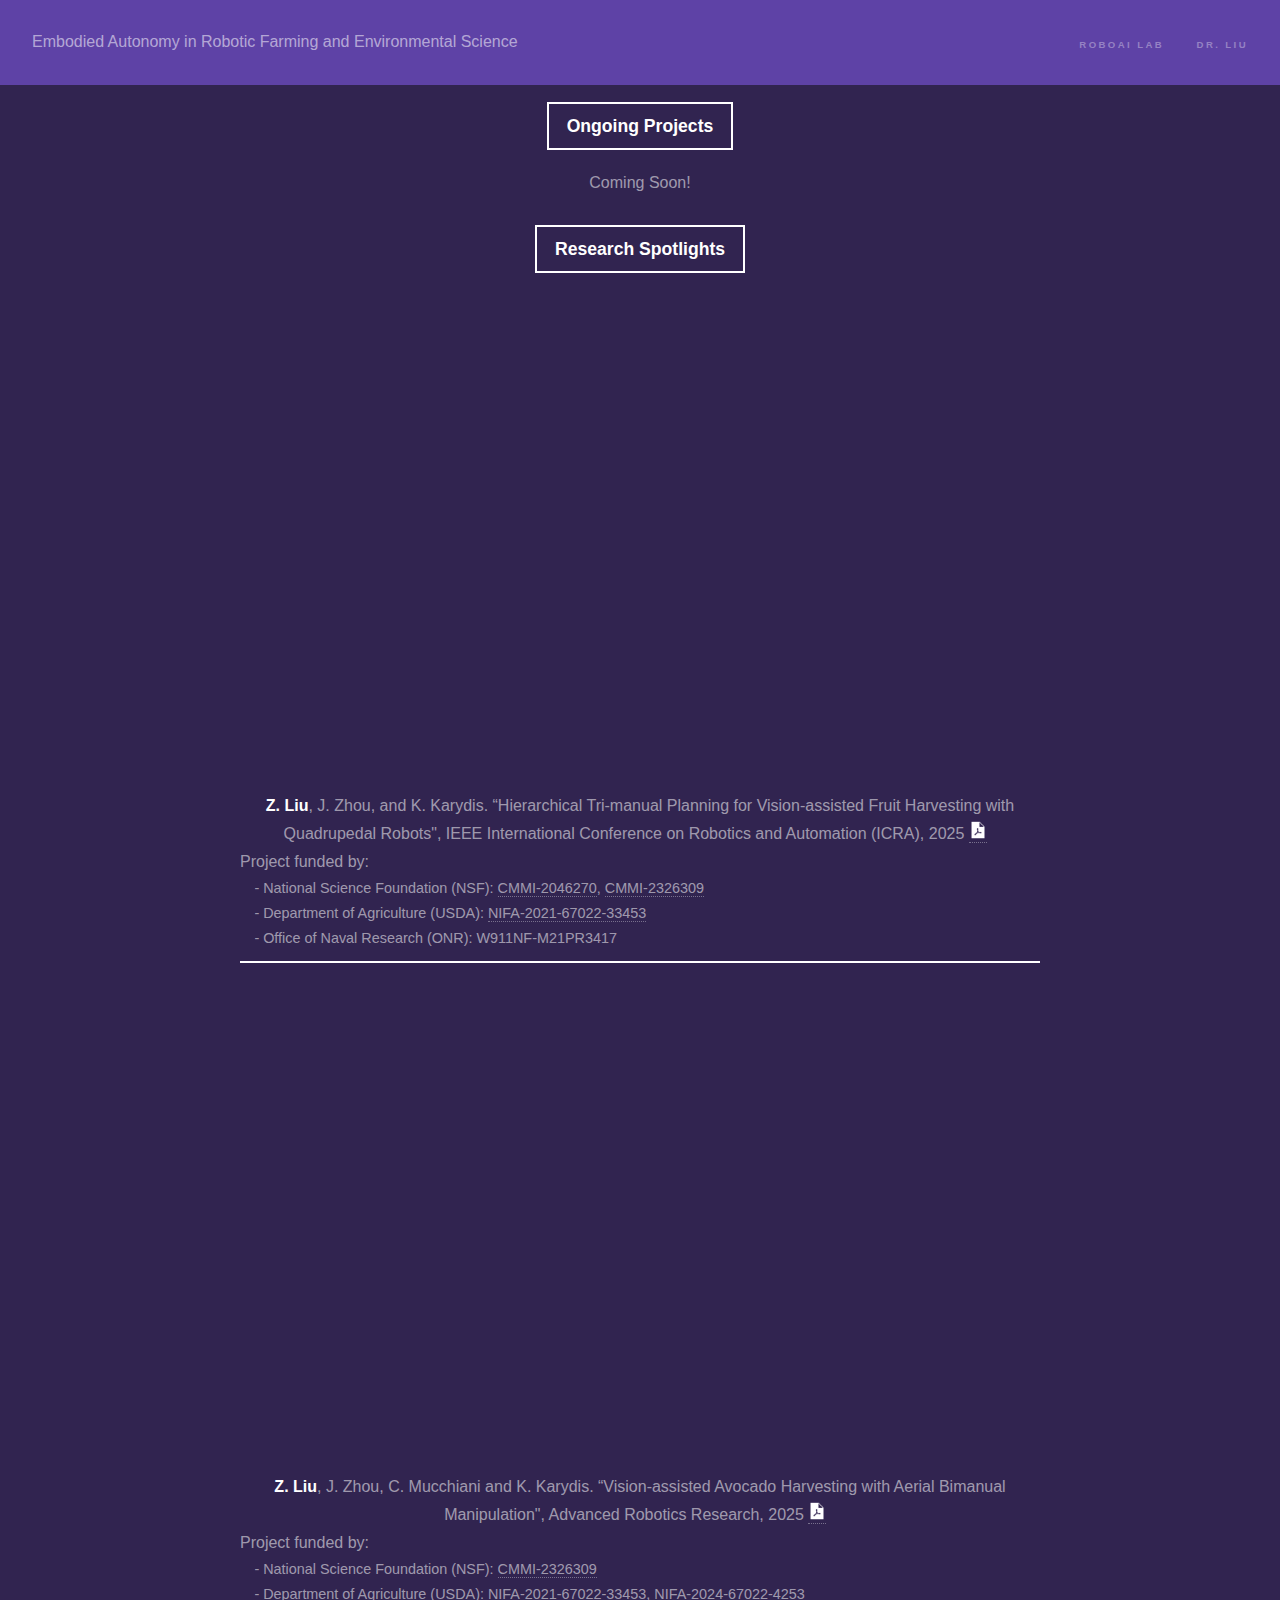
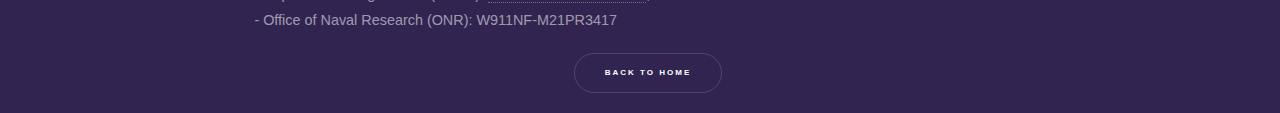
<file: rfes.html>
<!DOCTYPE HTML>
<!--
	Hyperspace by HTML5 UP
	html5up.net | @ajlkn
	Free for personal and commercial use under the CCA 3.0 license (html5up.net/license)
-->
<html>
	<head>
		<title>Embodied Autonomy in Robotic Farming and Environmental Science</title>
		<meta charset="utf-8" />
		<meta name="viewport" content="width=device-width, initial-scale=1, user-scalable=no" />
		<link rel="stylesheet" href="assets/css/main.css" />
		<noscript><link rel="stylesheet" href="assets/css/noscript.css" /></noscript>
		<style>
			.video-container {
				display: flex;
				justify-content: center;
				align-items: center;
				margin-top: 20px;
				}
		  </style>
	</head>
	<body class="is-preload">

		<!-- Header -->
			<header id="header">
				Embodied Autonomy in Robotic Farming and Environmental Science
				<nav>
					<ul>
						<li><a href="index.html">RoboAI Lab</a></li>
						<li><a href="profile.html" >Dr. Liu</a></li>
					</ul>
				</nav>
			</header>

		<!-- Wrapper -->
			<div id="wrapper">
				<div style="text-align: center;">
								<h3 style="border: 2px solid white; display: inline-block; padding: 0.5em 1em; margin-top: 1em;">Ongoing Projects</h3>
								</div>
								<div style="width: 800px; margin: 10px auto; text-align: center; font-family: Arial, sans-serif; font-size: 16px; ">
								Coming Soon!
								</div>

								
				<div style="text-align: center;">
								<h3 style="border: 2px solid white; display: inline-block; padding: 0.5em 1em; margin-top: 1em;">Research Spotlights</h3>
								</div>
				
				 <!-- <h2 style="text-align: center;">My YouTube Video</h2> -->

						<div class="video-container">
						<iframe width="854" height="480" 
								src="https://www.youtube.com/embed/E6XIbXMCz7s" 
								title="YouTube video player" 
								frameborder="0" 
								allow="accelerometer; autoplay; clipboard-write; encrypted-media; gyroscope; picture-in-picture" 
								allowfullscreen>
						</iframe>
					</div>
					<div style="width: 800px; margin: 10px auto; text-align: center; font-family: Arial, sans-serif; font-size: 16px; ">
						
							<strong>Z. Liu</strong>, J. Zhou, and K. Karydis. 
							“Hierarchical Tri-manual Planning for Vision-assisted Fruit Harvesting with Quadrupedal Robots",
							 IEEE International Conference on Robotics and Automation (ICRA), 2025 <a href="https://ieeexplore.ieee.org/abstract/document/11127561" target="_blank" style="margin-right: 0.6em;">
										<img src="images/icons-pdf.png" alt="PDF" style="width: 18px; height: 18px;" />
									</a><br>

							<div style="text-align: left">
							Project funded by: 
							<span style="font-size: 0.9em; display: block; margin-left: 1em;">
										- National Science Foundation (NSF): 
										<a href="https://www.nsf.gov/awardsearch/showAward?AWD_ID=2046270">CMMI-2046270</a>, 
										<a href="https://www.nsf.gov/awardsearch/showAward?AWD_ID=2326309">CMMI-2326309</a> <br>	
										- Department of Agriculture (USDA): 
										<a href="https://portal.nifa.usda.gov/web/crisprojectpages/1024633-collaborative-research-nri-int-mobile-robotic-lab-for-in-situ-sampling-and-measurement.html">NIFA-2021-67022-33453</a> <br>	
										- Office of Naval Research (ONR): W911NF-M21PR3417 <br>
									</span>
							</div>
							</div>
						</div>

						<hr style="width: 800px; margin: 10px auto; border: 1px solid rgb(255, 255, 255);">

						<div class="video-container">
						<iframe width="854" height="480" 
								src="https://www.youtube.com/embed/GjIIEskYaUs" 
								title="YouTube video player" 
								frameborder="0" 
								allow="accelerometer; autoplay; clipboard-write; encrypted-media; gyroscope; picture-in-picture" 
								allowfullscreen>
						</iframe>
					</div>
					<div style="width: 800px; margin: 10px auto; text-align: center; font-family: Arial, sans-serif; font-size: 16px; ">
						
							<strong>Z. Liu</strong>, J. Zhou, C. Mucchiani and K. Karydis. 
							“Vision-assisted Avocado Harvesting with Aerial Bimanual Manipulation",
							  Advanced Robotics Research, 2025 <a href="https://doi.org/10.1002/adrr.202500003" target="_blank" style="margin-right: 0.6em;">
										<img src="images/icons-pdf.png" alt="PDF" style="width: 18px; height: 18px;" />
									</a><br>

							<div style="text-align: left">
							Project funded by: 
							<span style="font-size: 0.9em; display: block; margin-left: 1em;">
										- National Science Foundation (NSF): 
										<a href="https://www.nsf.gov/awardsearch/showAward?AWD_ID=2326309">CMMI-2326309</a> <br>	
										- Department of Agriculture (USDA): 
										<a href="https://portal.nifa.usda.gov/web/crisprojectpages/1024633-collaborative-research-nri-int-mobile-robotic-lab-for-in-situ-sampling-and-measurement.html">NIFA-2021-67022-33453</a>, NIFA-2024-67022-4253<br>	
										- Office of Naval Research (ONR): W911NF-M21PR3417 <br>
									</span>
							</div>
							</div>
						</div>
						
				<!-- Main -->
				<section id="main" class="wrapper" style="text-align: center; margin: 20px auto;">
					<ul class="actions" style="display: inline-flex; justify-content: center; align-items: center; padding: 0; margin: 0 auto;">
						<li>
						<a href="index.html" class="button scrolly" style="font-size: 0.5em;">Back to Home</a>
						</li>
					</ul>
					</section>
							

			</div>
		

		<!-- Scripts -->
			<script src="assets/js/jquery.min.js"></script>
			<script src="assets/js/jquery.scrollex.min.js"></script>
			<script src="assets/js/jquery.scrolly.min.js"></script>
			<script src="assets/js/browser.min.js"></script>
			<script src="assets/js/breakpoints.min.js"></script>
			<script src="assets/js/util.js"></script>
			<script src="assets/js/main.js"></script>

	</body>
</html>
</file>
<file: assets/css/noscript.css>
/*
	Hyperspace by HTML5 UP
	html5up.net | @ajlkn
	Free for personal and commercial use under the CCA 3.0 license (html5up.net/license)
*/

/* Spotlights */

	.spotlights > section > .image:before {
		opacity: 0 !important;
	}

	.spotlights > section > .content > .inner {
		-moz-transform: none !important;
		-webkit-transform: none !important;
		-ms-transform: none !important;
		transform: none !important;
		opacity: 1 !important;
	}

/* Wrapper */

	.wrapper > .inner {
		opacity: 1 !important;
		-moz-transform: none !important;
		-webkit-transform: none !important;
		-ms-transform: none !important;
		transform: none !important;
	}

/* Sidebar */

	#sidebar > .inner {
		opacity: 1 !important;
	}

	#sidebar nav > ul > li {
		-moz-transform: none !important;
		-webkit-transform: none !important;
		-ms-transform: none !important;
		transform: none !important;
		opacity: 1 !important;
	}
</file>
<file: assets/css/main.css>
@import url(fontawesome-all.min.css);

/*
	Hyperspace by HTML5 UP
	html5up.net | @ajlkn
	Free for personal and commercial use under the CCA 3.0 license (html5up.net/license)
*/

html, body, div, span, applet, object,
iframe, h1, h2, h3, h4, h5, h6, p, blockquote,
pre, a, abbr, acronym, address, big, cite,
code, del, dfn, em, img, ins, kbd, q, s, samp,
small, strike, strong, sub, sup, tt, var, b,
u, i, center, dl, dt, dd, ol, ul, li, fieldset,
form, label, legend, table, caption, tbody,
tfoot, thead, tr, th, td, article, aside,
canvas, details, embed, figure, figcaption,
footer, header, hgroup, menu, nav, output, ruby,
section, summary, time, mark, audio, video {
	margin: 0;
	padding: 0;
	border: 0;
	font-size: 100%;
	font: inherit;
	vertical-align: baseline;}

article, aside, details, figcaption, figure,
footer, header, hgroup, menu, nav, section {
	display: block;}

body {
	line-height: 1;
}

ol, ul {
	list-style: none;
}

blockquote, q {
	quotes: none;
}

	blockquote:before, blockquote:after, q:before, q:after {
		content: '';
		content: none;
	}

table {
	border-collapse: collapse;
	border-spacing: 0;
}

body {
	-webkit-text-size-adjust: none;
}

mark {
	background-color: transparent;
	color: inherit;
}

input::-moz-focus-inner {
	border: 0;
	padding: 0;
}

input, select, textarea {
	-moz-appearance: none;
	-webkit-appearance: none;
	-ms-appearance: none;
	appearance: none;
}

/* Basic */

	@-ms-viewport {
		width: device-width;
	}

	body {
		-ms-overflow-style: scrollbar;
	}

	@media screen and (max-width: 480px) {

		html, body {
			min-width: 320px;
		}

	}

	html {
		box-sizing: border-box;
	}

	*, *:before, *:after {
		box-sizing: inherit;
	}

	body {
		background: #312450;
	}

		body.is-preload *, body.is-preload *:before, body.is-preload *:after {
			-moz-animation: none !important;
			-webkit-animation: none !important;
			-ms-animation: none !important;
			animation: none !important;
			-moz-transition: none !important;
			-webkit-transition: none !important;
			-ms-transition: none !important;
			transition: none !important;
		}

/* Type */

	body, input, select, textarea {
		color: rgba(255, 255, 255, 0.55);
		font-family: Arial, Helvetica, sans-serif;
		font-size: 16.5pt;
		font-weight: normal;
		line-height: 1.75;
	}

		@media screen and (max-width: 1680px) {

			body, input, select, textarea {
				font-size: 13pt;
			}

		}

		@media screen and (max-width: 1280px) {

			body, input, select, textarea {
				font-size: 12pt;
			}

		}

		@media screen and (max-width: 360px) {

			body, input, select, textarea {
				font-size: 11pt;
			}

		}

	a {
		-moz-transition: color 0.2s ease, border-bottom-color 0.2s ease;
		-webkit-transition: color 0.2s ease, border-bottom-color 0.2s ease;
		-ms-transition: color 0.2s ease, border-bottom-color 0.2s ease;
		transition: color 0.2s ease, border-bottom-color 0.2s ease;
		border-bottom: dotted 1px rgba(255, 255, 255, 0.35);
		color: inherit;
		text-decoration: none;
	}

		a:hover {
			border-bottom-color: transparent;
			color: #ffffff;
		}

	strong, b {
		color: #ffffff;
		font-weight: bold;
	}

	em, i {
		font-style: italic;
	}

	p {
		margin: 0 0 2em 0;
	}

	h1, h2, h3, h4, h5, h6 {
		color: #ffffff;
		font-weight: bold;
		line-height: 1.5;
		margin: 0 0 0.5em 0;
	}

		h1 a, h2 a, h3 a, h4 a, h5 a, h6 a {
			color: inherit;
			text-decoration: none;
		}

	h1 {
		font-size: 2.75em;
	}

		h1.major {
			margin: 0 0 1.3em 0;
			position: relative;
			padding-bottom: 0.35em;
		}

			h1.major:after {
				background-image: -moz-linear-gradient(to right, #5e42a6, #b74e91);
				background-image: -webkit-linear-gradient(to right, #5e42a6, #b74e91);
				background-image: -ms-linear-gradient(to right, #5e42a6, #b74e91);
				background-image: linear-gradient(to right, #5e42a6, #b74e91);
				-moz-transition: max-width 0.2s ease;
				-webkit-transition: max-width 0.2s ease;
				-ms-transition: max-width 0.2s ease;
				transition: max-width 0.2s ease;
				border-radius: 0.2em;
				bottom: 0;
				content: '';
				height: 0.05em;
				position: absolute;
				right: 0;
				width: 100%;
			}

	h2 {
		font-size: 1.75em;
	}

	h3 {
		font-size: 1.1em;
	}

	h4 {
		font-size: 1em;
	}

	h5 {
		font-size: 0.8em;
	}

	h6 {
		font-size: 0.6em;
	}

	@media screen and (max-width: 736px) {

		h1 {
			font-size: 2em;
		}

		h2 {
			font-size: 1.25em;
		}

		h3 {
			font-size: 1em;
		}

		h4 {
			font-size: 0.8em;
		}

		h5 {
			font-size: 0.6em;
		}

		h6 {
			font-size: 0.6em;
		}

	}

	sub {
		font-size: 0.8em;
		position: relative;
		top: 0.5em;
	}

	sup {
		font-size: 0.8em;
		position: relative;
		top: -0.5em;
	}

	blockquote {
		border-left: solid 4px rgba(255, 255, 255, 0.15);
		font-style: italic;
		margin: 0 0 2em 0;
		padding: 0.5em 0 0.5em 2em;
	}

	code {
		background: rgba(255, 255, 255, 0.05);
		border-radius: 0.25em;
		border: solid 1px rgba(255, 255, 255, 0.15);
		font-family: "Courier New", monospace;
		font-size: 0.9em;
		margin: 0 0.25em;
		padding: 0.25em 0.65em;
	}

	pre {
		-webkit-overflow-scrolling: touch;
		font-family: "Courier New", monospace;
		font-size: 0.9em;
		margin: 0 0 2em 0;
	}

		pre code {
			display: block;
			line-height: 1.75em;
			padding: 1em 1.5em;
			overflow-x: auto;
		}

	hr {
		border: 0;
		border-bottom: solid 1px rgba(255, 255, 255, 0.15);
		margin: 2em 0;
	}

		hr.major {
			margin: 3em 0;
		}

	.align-left {
		text-align: left;
	}

	.align-center {
		text-align: center;
	}

	.align-right {
		text-align: right;
	}

/* Row */

	.row {
		display: flex;
		flex-wrap: wrap;
		box-sizing: border-box;
		align-items: stretch;
	}

		.row > * {
			box-sizing: border-box;
		}

		.row.gtr-uniform > * > :last-child {
			margin-bottom: 0;
		}

		.row.aln-left {
			justify-content: flex-start;
		}

		.row.aln-center {
			justify-content: center;
		}

		.row.aln-right {
			justify-content: flex-end;
		}

		.row.aln-top {
			align-items: flex-start;
		}

		.row.aln-middle {
			align-items: center;
		}

		.row.aln-bottom {
			align-items: flex-end;
		}

		.row > .imp {
			order: -1;
		}

		.row > .col-1 {
			width: 8.33333%;
		}

		.row > .off-1 {
			margin-left: 8.33333%;
		}

		.row > .col-2 {
			width: 16.66667%;
		}

		.row > .off-2 {
			margin-left: 16.66667%;
		}

		.row > .col-3 {
			width: 25%;
		}

		.row > .off-3 {
			margin-left: 25%;
		}

		.row > .col-4 {
			width: 33.33333%;
		}

		.row > .off-4 {
			margin-left: 33.33333%;
		}

		.row > .col-5 {
			width: 41.66667%;
		}

		.row > .off-5 {
			margin-left: 41.66667%;
		}

		.row > .col-6 {
			width: 50%;
		}

		.row > .off-6 {
			margin-left: 50%;
		}

		.row > .col-7 {
			width: 58.33333%;
		}

		.row > .off-7 {
			margin-left: 58.33333%;
		}

		.row > .col-8 {
			width: 66.66667%;
		}

		.row > .off-8 {
			margin-left: 66.66667%;
		}

		.row > .col-9 {
			width: 75%;
		}

		.row > .off-9 {
			margin-left: 75%;
		}

		.row > .col-10 {
			width: 83.33333%;
		}

		.row > .off-10 {
			margin-left: 83.33333%;
		}

		.row > .col-11 {
			width: 91.66667%;
		}

		.row > .off-11 {
			margin-left: 91.66667%;
		}

		.row > .col-12 {
			width: 100%;
		}

		.row > .off-12 {
			margin-left: 100%;
		}

		.row.gtr-0 {
			margin-top: 0;
			margin-left: 0em;
		}

			.row.gtr-0 > * {
				padding: 0 0 0 0em;
			}

			.row.gtr-0.gtr-uniform {
				margin-top: 0em;
			}

				.row.gtr-0.gtr-uniform > * {
					padding-top: 0em;
				}

		.row.gtr-25 {
			margin-top: 0;
			margin-left: -0.375em;
		}

			.row.gtr-25 > * {
				padding: 0 0 0 0.375em;
			}

			.row.gtr-25.gtr-uniform {
				margin-top: -0.375em;
			}

				.row.gtr-25.gtr-uniform > * {
					padding-top: 0.375em;
				}

		.row.gtr-50 {
			margin-top: 0;
			margin-left: -0.75em;
		}

			.row.gtr-50 > * {
				padding: 0 0 0 0.75em;
			}

			.row.gtr-50.gtr-uniform {
				margin-top: -0.75em;
			}

				.row.gtr-50.gtr-uniform > * {
					padding-top: 0.75em;
				}

		.row {
			margin-top: 0;
			margin-left: -1.5em;
		}

			.row > * {
				padding: 0 0 0 1.5em;
			}

			.row.gtr-uniform {
				margin-top: -1.5em;
			}

				.row.gtr-uniform > * {
					padding-top: 1.5em;
				}

		.row.gtr-150 {
			margin-top: 0;
			margin-left: -2.25em;
		}

			.row.gtr-150 > * {
				padding: 0 0 0 2.25em;
			}

			.row.gtr-150.gtr-uniform {
				margin-top: -2.25em;
			}

				.row.gtr-150.gtr-uniform > * {
					padding-top: 2.25em;
				}

		.row.gtr-200 {
			margin-top: 0;
			margin-left: -3em;
		}

			.row.gtr-200 > * {
				padding: 0 0 0 3em;
			}

			.row.gtr-200.gtr-uniform {
				margin-top: -3em;
			}

				.row.gtr-200.gtr-uniform > * {
					padding-top: 3em;
				}

		@media screen and (max-width: 1680px) {

			.row {
				display: flex;
				flex-wrap: wrap;
				box-sizing: border-box;
				align-items: stretch;
			}

				.row > * {
					box-sizing: border-box;
				}

				.row.gtr-uniform > * > :last-child {
					margin-bottom: 0;
				}

				.row.aln-left {
					justify-content: flex-start;
				}

				.row.aln-center {
					justify-content: center;
				}

				.row.aln-right {
					justify-content: flex-end;
				}

				.row.aln-top {
					align-items: flex-start;
				}

				.row.aln-middle {
					align-items: center;
				}

				.row.aln-bottom {
					align-items: flex-end;
				}

				.row > .imp-xlarge {
					order: -1;
				}

				.row > .col-1-xlarge {
					width: 8.33333%;
				}

				.row > .off-1-xlarge {
					margin-left: 8.33333%;
				}

				.row > .col-2-xlarge {
					width: 16.66667%;
				}

				.row > .off-2-xlarge {
					margin-left: 16.66667%;
				}

				.row > .col-3-xlarge {
					width: 25%;
				}

				.row > .off-3-xlarge {
					margin-left: 25%;
				}

				.row > .col-4-xlarge {
					width: 33.33333%;
				}

				.row > .off-4-xlarge {
					margin-left: 33.33333%;
				}

				.row > .col-5-xlarge {
					width: 41.66667%;
				}

				.row > .off-5-xlarge {
					margin-left: 41.66667%;
				}

				.row > .col-6-xlarge {
					width: 50%;
				}

				.row > .off-6-xlarge {
					margin-left: 50%;
				}

				.row > .col-7-xlarge {
					width: 58.33333%;
				}

				.row > .off-7-xlarge {
					margin-left: 58.33333%;
				}

				.row > .col-8-xlarge {
					width: 66.66667%;
				}

				.row > .off-8-xlarge {
					margin-left: 66.66667%;
				}

				.row > .col-9-xlarge {
					width: 75%;
				}

				.row > .off-9-xlarge {
					margin-left: 75%;
				}

				.row > .col-10-xlarge {
					width: 83.33333%;
				}

				.row > .off-10-xlarge {
					margin-left: 83.33333%;
				}

				.row > .col-11-xlarge {
					width: 91.66667%;
				}

				.row > .off-11-xlarge {
					margin-left: 91.66667%;
				}

				.row > .col-12-xlarge {
					width: 100%;
				}

				.row > .off-12-xlarge {
					margin-left: 100%;
				}

				.row.gtr-0 {
					margin-top: 0;
					margin-left: 0em;
				}

					.row.gtr-0 > * {
						padding: 0 0 0 0em;
					}

					.row.gtr-0.gtr-uniform {
						margin-top: 0em;
					}

						.row.gtr-0.gtr-uniform > * {
							padding-top: 0em;
						}

				.row.gtr-25 {
					margin-top: 0;
					margin-left: -0.375em;
				}

					.row.gtr-25 > * {
						padding: 0 0 0 0.375em;
					}

					.row.gtr-25.gtr-uniform {
						margin-top: -0.375em;
					}

						.row.gtr-25.gtr-uniform > * {
							padding-top: 0.375em;
						}

				.row.gtr-50 {
					margin-top: 0;
					margin-left: -0.75em;
				}

					.row.gtr-50 > * {
						padding: 0 0 0 0.75em;
					}

					.row.gtr-50.gtr-uniform {
						margin-top: -0.75em;
					}

						.row.gtr-50.gtr-uniform > * {
							padding-top: 0.75em;
						}

				.row {
					margin-top: 0;
					margin-left: -1.5em;
				}

					.row > * {
						padding: 0 0 0 1.5em;
					}

					.row.gtr-uniform {
						margin-top: -1.5em;
					}

						.row.gtr-uniform > * {
							padding-top: 1.5em;
						}

				.row.gtr-150 {
					margin-top: 0;
					margin-left: -2.25em;
				}

					.row.gtr-150 > * {
						padding: 0 0 0 2.25em;
					}

					.row.gtr-150.gtr-uniform {
						margin-top: -2.25em;
					}

						.row.gtr-150.gtr-uniform > * {
							padding-top: 2.25em;
						}

				.row.gtr-200 {
					margin-top: 0;
					margin-left: -3em;
				}

					.row.gtr-200 > * {
						padding: 0 0 0 3em;
					}

					.row.gtr-200.gtr-uniform {
						margin-top: -3em;
					}

						.row.gtr-200.gtr-uniform > * {
							padding-top: 3em;
						}

		}

		@media screen and (max-width: 1280px) {

			.row {
				display: flex;
				flex-wrap: wrap;
				box-sizing: border-box;
				align-items: stretch;
			}

				.row > * {
					box-sizing: border-box;
				}

				.row.gtr-uniform > * > :last-child {
					margin-bottom: 0;
				}

				.row.aln-left {
					justify-content: flex-start;
				}

				.row.aln-center {
					justify-content: center;
				}

				.row.aln-right {
					justify-content: flex-end;
				}

				.row.aln-top {
					align-items: flex-start;
				}

				.row.aln-middle {
					align-items: center;
				}

				.row.aln-bottom {
					align-items: flex-end;
				}

				.row > .imp-large {
					order: -1;
				}

				.row > .col-1-large {
					width: 8.33333%;
				}

				.row > .off-1-large {
					margin-left: 8.33333%;
				}

				.row > .col-2-large {
					width: 16.66667%;
				}

				.row > .off-2-large {
					margin-left: 16.66667%;
				}

				.row > .col-3-large {
					width: 25%;
				}

				.row > .off-3-large {
					margin-left: 25%;
				}

				.row > .col-4-large {
					width: 33.33333%;
				}

				.row > .off-4-large {
					margin-left: 33.33333%;
				}

				.row > .col-5-large {
					width: 41.66667%;
				}

				.row > .off-5-large {
					margin-left: 41.66667%;
				}

				.row > .col-6-large {
					width: 50%;
				}

				.row > .off-6-large {
					margin-left: 50%;
				}

				.row > .col-7-large {
					width: 58.33333%;
				}

				.row > .off-7-large {
					margin-left: 58.33333%;
				}

				.row > .col-8-large {
					width: 66.66667%;
				}

				.row > .off-8-large {
					margin-left: 66.66667%;
				}

				.row > .col-9-large {
					width: 75%;
				}

				.row > .off-9-large {
					margin-left: 75%;
				}

				.row > .col-10-large {
					width: 83.33333%;
				}

				.row > .off-10-large {
					margin-left: 83.33333%;
				}

				.row > .col-11-large {
					width: 91.66667%;
				}

				.row > .off-11-large {
					margin-left: 91.66667%;
				}

				.row > .col-12-large {
					width: 100%;
				}

				.row > .off-12-large {
					margin-left: 100%;
				}

				.row.gtr-0 {
					margin-top: 0;
					margin-left: 0em;
				}

					.row.gtr-0 > * {
						padding: 0 0 0 0em;
					}

					.row.gtr-0.gtr-uniform {
						margin-top: 0em;
					}

						.row.gtr-0.gtr-uniform > * {
							padding-top: 0em;
						}

				.row.gtr-25 {
					margin-top: 0;
					margin-left: -0.375em;
				}

					.row.gtr-25 > * {
						padding: 0 0 0 0.375em;
					}

					.row.gtr-25.gtr-uniform {
						margin-top: -0.375em;
					}

						.row.gtr-25.gtr-uniform > * {
							padding-top: 0.375em;
						}

				.row.gtr-50 {
					margin-top: 0;
					margin-left: -0.75em;
				}

					.row.gtr-50 > * {
						padding: 0 0 0 0.75em;
					}

					.row.gtr-50.gtr-uniform {
						margin-top: -0.75em;
					}

						.row.gtr-50.gtr-uniform > * {
							padding-top: 0.75em;
						}

				.row {
					margin-top: 0;
					margin-left: -1.5em;
				}

					.row > * {
						padding: 0 0 0 1.5em;
					}

					.row.gtr-uniform {
						margin-top: -1.5em;
					}

						.row.gtr-uniform > * {
							padding-top: 1.5em;
						}

				.row.gtr-150 {
					margin-top: 0;
					margin-left: -2.25em;
				}

					.row.gtr-150 > * {
						padding: 0 0 0 2.25em;
					}

					.row.gtr-150.gtr-uniform {
						margin-top: -2.25em;
					}

						.row.gtr-150.gtr-uniform > * {
							padding-top: 2.25em;
						}

				.row.gtr-200 {
					margin-top: 0;
					margin-left: -3em;
				}

					.row.gtr-200 > * {
						padding: 0 0 0 3em;
					}

					.row.gtr-200.gtr-uniform {
						margin-top: -3em;
					}

						.row.gtr-200.gtr-uniform > * {
							padding-top: 3em;
						}

		}

		@media screen and (max-width: 980px) {

			.row {
				display: flex;
				flex-wrap: wrap;
				box-sizing: border-box;
				align-items: stretch;
			}

				.row > * {
					box-sizing: border-box;
				}

				.row.gtr-uniform > * > :last-child {
					margin-bottom: 0;
				}

				.row.aln-left {
					justify-content: flex-start;
				}

				.row.aln-center {
					justify-content: center;
				}

				.row.aln-right {
					justify-content: flex-end;
				}

				.row.aln-top {
					align-items: flex-start;
				}

				.row.aln-middle {
					align-items: center;
				}

				.row.aln-bottom {
					align-items: flex-end;
				}

				.row > .imp-medium {
					order: -1;
				}

				.row > .col-1-medium {
					width: 8.33333%;
				}

				.row > .off-1-medium {
					margin-left: 8.33333%;
				}

				.row > .col-2-medium {
					width: 16.66667%;
				}

				.row > .off-2-medium {
					margin-left: 16.66667%;
				}

				.row > .col-3-medium {
					width: 25%;
				}

				.row > .off-3-medium {
					margin-left: 25%;
				}

				.row > .col-4-medium {
					width: 33.33333%;
				}

				.row > .off-4-medium {
					margin-left: 33.33333%;
				}

				.row > .col-5-medium {
					width: 41.66667%;
				}

				.row > .off-5-medium {
					margin-left: 41.66667%;
				}

				.row > .col-6-medium {
					width: 50%;
				}

				.row > .off-6-medium {
					margin-left: 50%;
				}

				.row > .col-7-medium {
					width: 58.33333%;
				}

				.row > .off-7-medium {
					margin-left: 58.33333%;
				}

				.row > .col-8-medium {
					width: 66.66667%;
				}

				.row > .off-8-medium {
					margin-left: 66.66667%;
				}

				.row > .col-9-medium {
					width: 75%;
				}

				.row > .off-9-medium {
					margin-left: 75%;
				}

				.row > .col-10-medium {
					width: 83.33333%;
				}

				.row > .off-10-medium {
					margin-left: 83.33333%;
				}

				.row > .col-11-medium {
					width: 91.66667%;
				}

				.row > .off-11-medium {
					margin-left: 91.66667%;
				}

				.row > .col-12-medium {
					width: 100%;
				}

				.row > .off-12-medium {
					margin-left: 100%;
				}

				.row.gtr-0 {
					margin-top: 0;
					margin-left: 0em;
				}

					.row.gtr-0 > * {
						padding: 0 0 0 0em;
					}

					.row.gtr-0.gtr-uniform {
						margin-top: 0em;
					}

						.row.gtr-0.gtr-uniform > * {
							padding-top: 0em;
						}

				.row.gtr-25 {
					margin-top: 0;
					margin-left: -0.375em;
				}

					.row.gtr-25 > * {
						padding: 0 0 0 0.375em;
					}

					.row.gtr-25.gtr-uniform {
						margin-top: -0.375em;
					}

						.row.gtr-25.gtr-uniform > * {
							padding-top: 0.375em;
						}

				.row.gtr-50 {
					margin-top: 0;
					margin-left: -0.75em;
				}

					.row.gtr-50 > * {
						padding: 0 0 0 0.75em;
					}

					.row.gtr-50.gtr-uniform {
						margin-top: -0.75em;
					}

						.row.gtr-50.gtr-uniform > * {
							padding-top: 0.75em;
						}

				.row {
					margin-top: 0;
					margin-left: -1.5em;
				}

					.row > * {
						padding: 0 0 0 1.5em;
					}

					.row.gtr-uniform {
						margin-top: -1.5em;
					}

						.row.gtr-uniform > * {
							padding-top: 1.5em;
						}

				.row.gtr-150 {
					margin-top: 0;
					margin-left: -2.25em;
				}

					.row.gtr-150 > * {
						padding: 0 0 0 2.25em;
					}

					.row.gtr-150.gtr-uniform {
						margin-top: -2.25em;
					}

						.row.gtr-150.gtr-uniform > * {
							padding-top: 2.25em;
						}

				.row.gtr-200 {
					margin-top: 0;
					margin-left: -3em;
				}

					.row.gtr-200 > * {
						padding: 0 0 0 3em;
					}

					.row.gtr-200.gtr-uniform {
						margin-top: -3em;
					}

						.row.gtr-200.gtr-uniform > * {
							padding-top: 3em;
						}

		}

		@media screen and (max-width: 736px) {

			.row {
				display: flex;
				flex-wrap: wrap;
				box-sizing: border-box;
				align-items: stretch;
			}

				.row > * {
					box-sizing: border-box;
				}

				.row.gtr-uniform > * > :last-child {
					margin-bottom: 0;
				}

				.row.aln-left {
					justify-content: flex-start;
				}

				.row.aln-center {
					justify-content: center;
				}

				.row.aln-right {
					justify-content: flex-end;
				}

				.row.aln-top {
					align-items: flex-start;
				}

				.row.aln-middle {
					align-items: center;
				}

				.row.aln-bottom {
					align-items: flex-end;
				}

				.row > .imp-small {
					order: -1;
				}

				.row > .col-1-small {
					width: 8.33333%;
				}

				.row > .off-1-small {
					margin-left: 8.33333%;
				}

				.row > .col-2-small {
					width: 16.66667%;
				}

				.row > .off-2-small {
					margin-left: 16.66667%;
				}

				.row > .col-3-small {
					width: 25%;
				}

				.row > .off-3-small {
					margin-left: 25%;
				}

				.row > .col-4-small {
					width: 33.33333%;
				}

				.row > .off-4-small {
					margin-left: 33.33333%;
				}

				.row > .col-5-small {
					width: 41.66667%;
				}

				.row > .off-5-small {
					margin-left: 41.66667%;
				}

				.row > .col-6-small {
					width: 50%;
				}

				.row > .off-6-small {
					margin-left: 50%;
				}

				.row > .col-7-small {
					width: 58.33333%;
				}

				.row > .off-7-small {
					margin-left: 58.33333%;
				}

				.row > .col-8-small {
					width: 66.66667%;
				}

				.row > .off-8-small {
					margin-left: 66.66667%;
				}

				.row > .col-9-small {
					width: 75%;
				}

				.row > .off-9-small {
					margin-left: 75%;
				}

				.row > .col-10-small {
					width: 83.33333%;
				}

				.row > .off-10-small {
					margin-left: 83.33333%;
				}

				.row > .col-11-small {
					width: 91.66667%;
				}

				.row > .off-11-small {
					margin-left: 91.66667%;
				}

				.row > .col-12-small {
					width: 100%;
				}

				.row > .off-12-small {
					margin-left: 100%;
				}

				.row.gtr-0 {
					margin-top: 0;
					margin-left: 0em;
				}

					.row.gtr-0 > * {
						padding: 0 0 0 0em;
					}

					.row.gtr-0.gtr-uniform {
						margin-top: 0em;
					}

						.row.gtr-0.gtr-uniform > * {
							padding-top: 0em;
						}

				.row.gtr-25 {
					margin-top: 0;
					margin-left: -0.375em;
				}

					.row.gtr-25 > * {
						padding: 0 0 0 0.375em;
					}

					.row.gtr-25.gtr-uniform {
						margin-top: -0.375em;
					}

						.row.gtr-25.gtr-uniform > * {
							padding-top: 0.375em;
						}

				.row.gtr-50 {
					margin-top: 0;
					margin-left: -0.75em;
				}

					.row.gtr-50 > * {
						padding: 0 0 0 0.75em;
					}

					.row.gtr-50.gtr-uniform {
						margin-top: -0.75em;
					}

						.row.gtr-50.gtr-uniform > * {
							padding-top: 0.75em;
						}

				.row {
					margin-top: 0;
					margin-left: -1.5em;
				}

					.row > * {
						padding: 0 0 0 1.5em;
					}

					.row.gtr-uniform {
						margin-top: -1.5em;
					}

						.row.gtr-uniform > * {
							padding-top: 1.5em;
						}

				.row.gtr-150 {
					margin-top: 0;
					margin-left: -2.25em;
				}

					.row.gtr-150 > * {
						padding: 0 0 0 2.25em;
					}

					.row.gtr-150.gtr-uniform {
						margin-top: -2.25em;
					}

						.row.gtr-150.gtr-uniform > * {
							padding-top: 2.25em;
						}

				.row.gtr-200 {
					margin-top: 0;
					margin-left: -3em;
				}

					.row.gtr-200 > * {
						padding: 0 0 0 3em;
					}

					.row.gtr-200.gtr-uniform {
						margin-top: -3em;
					}

						.row.gtr-200.gtr-uniform > * {
							padding-top: 3em;
						}

		}

		@media screen and (max-width: 480px) {

			.row {
				display: flex;
				flex-wrap: wrap;
				box-sizing: border-box;
				align-items: stretch;
			}

				.row > * {
					box-sizing: border-box;
				}

				.row.gtr-uniform > * > :last-child {
					margin-bottom: 0;
				}

				.row.aln-left {
					justify-content: flex-start;
				}

				.row.aln-center {
					justify-content: center;
				}

				.row.aln-right {
					justify-content: flex-end;
				}

				.row.aln-top {
					align-items: flex-start;
				}

				.row.aln-middle {
					align-items: center;
				}

				.row.aln-bottom {
					align-items: flex-end;
				}

				.row > .imp-xsmall {
					order: -1;
				}

				.row > .col-1-xsmall {
					width: 8.33333%;
				}

				.row > .off-1-xsmall {
					margin-left: 8.33333%;
				}

				.row > .col-2-xsmall {
					width: 16.66667%;
				}

				.row > .off-2-xsmall {
					margin-left: 16.66667%;
				}

				.row > .col-3-xsmall {
					width: 25%;
				}

				.row > .off-3-xsmall {
					margin-left: 25%;
				}

				.row > .col-4-xsmall {
					width: 33.33333%;
				}

				.row > .off-4-xsmall {
					margin-left: 33.33333%;
				}

				.row > .col-5-xsmall {
					width: 41.66667%;
				}

				.row > .off-5-xsmall {
					margin-left: 41.66667%;
				}

				.row > .col-6-xsmall {
					width: 50%;
				}

				.row > .off-6-xsmall {
					margin-left: 50%;
				}

				.row > .col-7-xsmall {
					width: 58.33333%;
				}

				.row > .off-7-xsmall {
					margin-left: 58.33333%;
				}

				.row > .col-8-xsmall {
					width: 66.66667%;
				}

				.row > .off-8-xsmall {
					margin-left: 66.66667%;
				}

				.row > .col-9-xsmall {
					width: 75%;
				}

				.row > .off-9-xsmall {
					margin-left: 75%;
				}

				.row > .col-10-xsmall {
					width: 83.33333%;
				}

				.row > .off-10-xsmall {
					margin-left: 83.33333%;
				}

				.row > .col-11-xsmall {
					width: 91.66667%;
				}

				.row > .off-11-xsmall {
					margin-left: 91.66667%;
				}

				.row > .col-12-xsmall {
					width: 100%;
				}

				.row > .off-12-xsmall {
					margin-left: 100%;
				}

				.row.gtr-0 {
					margin-top: 0;
					margin-left: 0em;
				}

					.row.gtr-0 > * {
						padding: 0 0 0 0em;
					}

					.row.gtr-0.gtr-uniform {
						margin-top: 0em;
					}

						.row.gtr-0.gtr-uniform > * {
							padding-top: 0em;
						}

				.row.gtr-25 {
					margin-top: 0;
					margin-left: -0.375em;
				}

					.row.gtr-25 > * {
						padding: 0 0 0 0.375em;
					}

					.row.gtr-25.gtr-uniform {
						margin-top: -0.375em;
					}

						.row.gtr-25.gtr-uniform > * {
							padding-top: 0.375em;
						}

				.row.gtr-50 {
					margin-top: 0;
					margin-left: -0.75em;
				}

					.row.gtr-50 > * {
						padding: 0 0 0 0.75em;
					}

					.row.gtr-50.gtr-uniform {
						margin-top: -0.75em;
					}

						.row.gtr-50.gtr-uniform > * {
							padding-top: 0.75em;
						}

				.row {
					margin-top: 0;
					margin-left: -1.5em;
				}

					.row > * {
						padding: 0 0 0 1.5em;
					}

					.row.gtr-uniform {
						margin-top: -1.5em;
					}

						.row.gtr-uniform > * {
							padding-top: 1.5em;
						}

				.row.gtr-150 {
					margin-top: 0;
					margin-left: -2.25em;
				}

					.row.gtr-150 > * {
						padding: 0 0 0 2.25em;
					}

					.row.gtr-150.gtr-uniform {
						margin-top: -2.25em;
					}

						.row.gtr-150.gtr-uniform > * {
							padding-top: 2.25em;
						}

				.row.gtr-200 {
					margin-top: 0;
					margin-left: -3em;
				}

					.row.gtr-200 > * {
						padding: 0 0 0 3em;
					}

					.row.gtr-200.gtr-uniform {
						margin-top: -3em;
					}

						.row.gtr-200.gtr-uniform > * {
							padding-top: 3em;
						}

		}

/* Box */

	.box {
		border-radius: 0.25em;
		border: solid 1px rgba(255, 255, 255, 0.15);
		margin-bottom: 2em;
		padding: 1.5em;
	}

		.box > :last-child,
		.box > :last-child > :last-child,
		.box > :last-child > :last-child > :last-child {
			margin-bottom: 0;
		}

		.box.alt {
			border: 0;
			border-radius: 0;
			padding: 0;
		}

/* Button */

	input[type="submit"],
	input[type="reset"],
	input[type="button"],
	button,
	.button {
		-moz-appearance: none;
		-webkit-appearance: none;
		-ms-appearance: none;
		appearance: none;
		-moz-transition: border-color 0.2s ease;
		-webkit-transition: border-color 0.2s ease;
		-ms-transition: border-color 0.2s ease;
		transition: border-color 0.2s ease;
		background-color: transparent;
		border: solid 1px !important;
		border-color: rgba(255, 255, 255, 0.15) !important;
		border-radius: 3em;
		color: #ffffff !important;
		cursor: pointer;
		display: inline-block;
		font-size: 0.6em;
		font-weight: bold;
		height: calc(4.75em + 2px);
		letter-spacing: 0.25em;
		line-height: 4.75em;
		outline: 0;
		padding: 0 3.75em;
		position: relative;
		text-align: center;
		text-decoration: none;
		text-transform: uppercase;
		white-space: nowrap;
	}

		input[type="submit"]:after,
		input[type="reset"]:after,
		input[type="button"]:after,
		button:after,
		.button:after {
			-moz-transform: scale(0.25);
			-webkit-transform: scale(0.25);
			-ms-transform: scale(0.25);
			transform: scale(0.25);
			pointer-events: none;
			-moz-transition: opacity 0.2s ease, -moz-transform 0.2s ease;
			-webkit-transition: opacity 0.2s ease, -webkit-transform 0.2s ease;
			-ms-transition: opacity 0.2s ease, -ms-transform 0.2s ease;
			transition: opacity 0.2s ease, transform 0.2s ease;
			background: #ffffff;
			border-radius: 3em;
			content: '';
			height: 100%;
			left: 0;
			opacity: 0;
			position: absolute;
			top: 0;
			width: 100%;
		}

		input[type="submit"].icon:before,
		input[type="reset"].icon:before,
		input[type="button"].icon:before,
		button.icon:before,
		.button.icon:before {
			margin-right: 0.75em;
		}

		input[type="submit"].fit,
		input[type="reset"].fit,
		input[type="button"].fit,
		button.fit,
		.button.fit {
			width: 100%;
		}

		input[type="submit"].small,
		input[type="reset"].small,
		input[type="button"].small,
		button.small,
		.button.small {
			font-size: 0.4em;
		}

		input[type="submit"].large,
		input[type="reset"].large,
		input[type="button"].large,
		button.large,
		.button.large {
			font-size: 0.8em;
		}

		input[type="submit"].primary,
		input[type="reset"].primary,
		input[type="button"].primary,
		button.primary,
		.button.primary {
			background-color: #ffffff;
			color: #312450 !important;
		}

			input[type="submit"].primary:after,
			input[type="reset"].primary:after,
			input[type="button"].primary:after,
			button.primary:after,
			.button.primary:after {
				display: none;
			}

		input[type="submit"].disabled, input[type="submit"]:disabled,
		input[type="reset"].disabled,
		input[type="reset"]:disabled,
		input[type="button"].disabled,
		input[type="button"]:disabled,
		button.disabled,
		button:disabled,
		.button.disabled,
		.button:disabled {
			cursor: default;
			opacity: 0.5;
			pointer-events: none;
		}

		input[type="submit"]:hover,
		input[type="reset"]:hover,
		input[type="button"]:hover,
		button:hover,
		.button:hover {
			border-color: rgba(255, 255, 255, 0.55) !important;
		}

			input[type="submit"]:hover:after,
			input[type="reset"]:hover:after,
			input[type="button"]:hover:after,
			button:hover:after,
			.button:hover:after {
				opacity: 0.05;
				-moz-transform: scale(1);
				-webkit-transform: scale(1);
				-ms-transform: scale(1);
				transform: scale(1);
			}

			input[type="submit"]:hover:active,
			input[type="reset"]:hover:active,
			input[type="button"]:hover:active,
			button:hover:active,
			.button:hover:active {
				border-color: #ffffff !important;
			}

				input[type="submit"]:hover:active:after,
				input[type="reset"]:hover:active:after,
				input[type="button"]:hover:active:after,
				button:hover:active:after,
				.button:hover:active:after {
					opacity: 0.1;
				}

/* Features */

	.features {
		display: -moz-flex;
		display: -webkit-flex;
		display: -ms-flex;
		display: flex;
		-moz-flex-wrap: wrap;
		-webkit-flex-wrap: wrap;
		-ms-flex-wrap: wrap;
		flex-wrap: wrap;
		border-radius: 0.25em;
		border: solid 1px rgba(255, 255, 255, 0.15);
		background: rgba(255, 255, 255, 0.05);
		margin: 0 0 2em 0;
	}

		.features section {
			padding: 3.5em 3em 1em 7em ;
			width: 50%;
			border-top: solid 1px rgba(255, 255, 255, 0.15);
			position: relative;
		}

			.features section:nth-child(-n + 2) {
				border-top-width: 0;
			}

			.features section:nth-child(2n) {
				border-left: solid 1px rgba(255, 255, 255, 0.15);
			}

			.features section .icon {
				-moz-transition: opacity 0.5s ease, -moz-transform 0.5s ease;
				-webkit-transition: opacity 0.5s ease, -webkit-transform 0.5s ease;
				-ms-transition: opacity 0.5s ease, -ms-transform 0.5s ease;
				transition: opacity 0.5s ease, transform 0.5s ease;
				-moz-transition-delay: 1s;
				-webkit-transition-delay: 1s;
				-ms-transition-delay: 1s;
				transition-delay: 1s;
				-moz-transform: scale(1);
				-webkit-transform: scale(1);
				-ms-transform: scale(1);
				transform: scale(1);
				position: absolute;
				left: 3em;
				top: 3em;
				opacity: 1;
			}

			.features section:nth-child(1) .icon {
				-moz-transition-delay: 0.15s;
				-webkit-transition-delay: 0.15s;
				-ms-transition-delay: 0.15s;
				transition-delay: 0.15s;
			}

			.features section:nth-child(2) .icon {
				-moz-transition-delay: 0.3s;
				-webkit-transition-delay: 0.3s;
				-ms-transition-delay: 0.3s;
				transition-delay: 0.3s;
			}

			.features section:nth-child(3) .icon {
				-moz-transition-delay: 0.45s;
				-webkit-transition-delay: 0.45s;
				-ms-transition-delay: 0.45s;
				transition-delay: 0.45s;
			}

			.features section:nth-child(4) .icon {
				-moz-transition-delay: 0.6s;
				-webkit-transition-delay: 0.6s;
				-ms-transition-delay: 0.6s;
				transition-delay: 0.6s;
			}

			.features section:nth-child(5) .icon {
				-moz-transition-delay: 0.75s;
				-webkit-transition-delay: 0.75s;
				-ms-transition-delay: 0.75s;
				transition-delay: 0.75s;
			}

			.features section:nth-child(6) .icon {
				-moz-transition-delay: 0.9s;
				-webkit-transition-delay: 0.9s;
				-ms-transition-delay: 0.9s;
				transition-delay: 0.9s;
			}

			.features section:nth-child(7) .icon {
				-moz-transition-delay: 1.05s;
				-webkit-transition-delay: 1.05s;
				-ms-transition-delay: 1.05s;
				transition-delay: 1.05s;
			}

			.features section:nth-child(8) .icon {
				-moz-transition-delay: 1.2s;
				-webkit-transition-delay: 1.2s;
				-ms-transition-delay: 1.2s;
				transition-delay: 1.2s;
			}

			.features section:nth-child(9) .icon {
				-moz-transition-delay: 1.35s;
				-webkit-transition-delay: 1.35s;
				-ms-transition-delay: 1.35s;
				transition-delay: 1.35s;
			}

			.features section:nth-child(10) .icon {
				-moz-transition-delay: 1.5s;
				-webkit-transition-delay: 1.5s;
				-ms-transition-delay: 1.5s;
				transition-delay: 1.5s;
			}

			.features section:nth-child(11) .icon {
				-moz-transition-delay: 1.65s;
				-webkit-transition-delay: 1.65s;
				-ms-transition-delay: 1.65s;
				transition-delay: 1.65s;
			}

			.features section:nth-child(12) .icon {
				-moz-transition-delay: 1.8s;
				-webkit-transition-delay: 1.8s;
				-ms-transition-delay: 1.8s;
				transition-delay: 1.8s;
			}

			.features section:nth-child(13) .icon {
				-moz-transition-delay: 1.95s;
				-webkit-transition-delay: 1.95s;
				-ms-transition-delay: 1.95s;
				transition-delay: 1.95s;
			}

			.features section:nth-child(14) .icon {
				-moz-transition-delay: 2.1s;
				-webkit-transition-delay: 2.1s;
				-ms-transition-delay: 2.1s;
				transition-delay: 2.1s;
			}

			.features section:nth-child(15) .icon {
				-moz-transition-delay: 2.25s;
				-webkit-transition-delay: 2.25s;
				-ms-transition-delay: 2.25s;
				transition-delay: 2.25s;
			}

			.features section:nth-child(16) .icon {
				-moz-transition-delay: 2.4s;
				-webkit-transition-delay: 2.4s;
				-ms-transition-delay: 2.4s;
				transition-delay: 2.4s;
			}

			.features section:nth-child(17) .icon {
				-moz-transition-delay: 2.55s;
				-webkit-transition-delay: 2.55s;
				-ms-transition-delay: 2.55s;
				transition-delay: 2.55s;
			}

			.features section:nth-child(18) .icon {
				-moz-transition-delay: 2.7s;
				-webkit-transition-delay: 2.7s;
				-ms-transition-delay: 2.7s;
				transition-delay: 2.7s;
			}

			.features section:nth-child(19) .icon {
				-moz-transition-delay: 2.85s;
				-webkit-transition-delay: 2.85s;
				-ms-transition-delay: 2.85s;
				transition-delay: 2.85s;
			}

			.features section:nth-child(20) .icon {
				-moz-transition-delay: 3s;
				-webkit-transition-delay: 3s;
				-ms-transition-delay: 3s;
				transition-delay: 3s;
			}

		.features.inactive section .icon {
			-moz-transform: scale(0.5);
			-webkit-transform: scale(0.5);
			-ms-transform: scale(0.5);
			transform: scale(0.5);
			opacity: 0;
		}

		@media screen and (max-width: 980px) {

			.features {
				display: block;
			}

				.features section {
					border-top-width: 1px !important;
					border-left-width: 0 !important;
					width: 100%;
				}

					.features section:first-child {
						border-top-width: 0 !important;
					}

		}

		@media screen and (max-width: 736px) {

			.features section {
				padding: 2.5em 1.5em 0.1em 5.5em ;
			}

				.features section .icon {
					left: 1.5em;
					top: 2em;
				}

		}

		@media screen and (max-width: 480px) {

			.features section {
				padding: 2em 1.5em 0.1em 1.5em ;
			}

				.features section .icon {
					left: 0;
					position: relative;
					top: 0;
				}

		}

/* Form */

	form {
		margin: 0 0 2em 0;
	}

		form > :last-child {
			margin-bottom: 0;
		}

		form > .fields {
			display: -moz-flex;
			display: -webkit-flex;
			display: -ms-flex;
			display: flex;
			-moz-flex-wrap: wrap;
			-webkit-flex-wrap: wrap;
			-ms-flex-wrap: wrap;
			flex-wrap: wrap;
			width: calc(100% + 3em);
			margin: -1.5em 0 2em -1.5em;
		}

			form > .fields > .field {
				-moz-flex-grow: 0;
				-webkit-flex-grow: 0;
				-ms-flex-grow: 0;
				flex-grow: 0;
				-moz-flex-shrink: 0;
				-webkit-flex-shrink: 0;
				-ms-flex-shrink: 0;
				flex-shrink: 0;
				padding: 1.5em 0 0 1.5em;
				width: calc(100% - 1.5em);
			}

				form > .fields > .field.half {
					width: calc(50% - 0.75em);
				}

				form > .fields > .field.third {
					width: calc(100%/3 - 0.5em);
				}

				form > .fields > .field.quarter {
					width: calc(25% - 0.375em);
				}

		@media screen and (max-width: 480px) {

			form > .fields {
				width: calc(100% + 3em);
				margin: -1.5em 0 2em -1.5em;
			}

				form > .fields > .field {
					padding: 1.5em 0 0 1.5em;
					width: calc(100% - 1.5em);
				}

					form > .fields > .field.half {
						width: calc(100% - 1.5em);
					}

					form > .fields > .field.third {
						width: calc(100% - 1.5em);
					}

					form > .fields > .field.quarter {
						width: calc(100% - 1.5em);
					}

		}

	label {
		color: #ffffff;
		font-weight: bold;
		line-height: 1.5;
		margin: 0 0 0.7em 0;
		display: block;
		font-size: 1.1em;
	}

	input[type="text"],
	input[type="password"],
	input[type="email"],
	input[type="tel"],
	select,
	textarea {
		-moz-appearance: none;
		-webkit-appearance: none;
		-ms-appearance: none;
		appearance: none;
		background: rgba(255, 255, 255, 0.05);
		border-radius: 0.25em;
		border: none;
		border: solid 1px rgba(255, 255, 255, 0.15);
		color: inherit;
		display: block;
		outline: 0;
		padding: 0 1em;
		text-decoration: none;
		width: 100%;
	}

		input[type="text"]:invalid,
		input[type="password"]:invalid,
		input[type="email"]:invalid,
		input[type="tel"]:invalid,
		select:invalid,
		textarea:invalid {
			box-shadow: none;
		}

		input[type="text"]:focus,
		input[type="password"]:focus,
		input[type="email"]:focus,
		input[type="tel"]:focus,
		select:focus,
		textarea:focus {
			border-color: #ffffff;
			box-shadow: 0 0 0 1px #ffffff;
		}

	select {
		background-image: url("data:image/svg+xml;charset=utf8,%3Csvg xmlns='http://www.w3.org/2000/svg' width='40' height='40' preserveAspectRatio='none' viewBox='0 0 40 40'%3E%3Cpath d='M9.4,12.3l10.4,10.4l10.4-10.4c0.2-0.2,0.5-0.4,0.9-0.4c0.3,0,0.6,0.1,0.9,0.4l3.3,3.3c0.2,0.2,0.4,0.5,0.4,0.9 c0,0.4-0.1,0.6-0.4,0.9L20.7,31.9c-0.2,0.2-0.5,0.4-0.9,0.4c-0.3,0-0.6-0.1-0.9-0.4L4.3,17.3c-0.2-0.2-0.4-0.5-0.4-0.9 c0-0.4,0.1-0.6,0.4-0.9l3.3-3.3c0.2-0.2,0.5-0.4,0.9-0.4S9.1,12.1,9.4,12.3z' fill='rgba(255, 255, 255, 0.15)' /%3E%3C/svg%3E");
		background-size: 1.25rem;
		background-repeat: no-repeat;
		background-position: calc(100% - 1rem) center;
		height: 2.75em;
		padding-right: 2.75em;
		text-overflow: ellipsis;
	}

		select option {
			color: #ffffff;
			background: #312450;
		}

		select:focus::-ms-value {
			background-color: transparent;
		}

		select::-ms-expand {
			display: none;
		}

	input[type="text"],
	input[type="password"],
	input[type="email"],
	select {
		height: 2.75em;
	}

	textarea {
		padding: 0.75em 1em;
	}

		body.is-ie textarea {
			min-height: 10em;
		}

	input[type="checkbox"],
	input[type="radio"] {
		-moz-appearance: none;
		-webkit-appearance: none;
		-ms-appearance: none;
		appearance: none;
		display: block;
		float: left;
		margin-right: -2em;
		opacity: 0;
		width: 1em;
		z-index: -1;
	}

		input[type="checkbox"] + label,
		input[type="radio"] + label {
			text-decoration: none;
			color: rgba(255, 255, 255, 0.55);
			cursor: pointer;
			display: inline-block;
			font-size: 1em;
			font-weight: normal;
			padding-left: 2.4em;
			padding-right: 0.75em;
			position: relative;
		}

			input[type="checkbox"] + label:before,
			input[type="radio"] + label:before {
				-moz-osx-font-smoothing: grayscale;
				-webkit-font-smoothing: antialiased;
				display: inline-block;
				font-style: normal;
				font-variant: normal;
				text-rendering: auto;
				line-height: 1;
				text-transform: none !important;
				font-family: 'Font Awesome 5 Free';
				font-weight: 900;
			}

			input[type="checkbox"] + label:before,
			input[type="radio"] + label:before {
				background: rgba(255, 255, 255, 0.05);
				border-radius: 0.25em;
				border: solid 1px rgba(255, 255, 255, 0.15);
				content: '';
				display: inline-block;
				font-size: 0.8em;
				height: 2.0625em;
				left: 0;
				line-height: 2.0625em;
				position: absolute;
				text-align: center;
				top: 0;
				width: 2.0625em;
			}

		input[type="checkbox"]:checked + label:before,
		input[type="radio"]:checked + label:before {
			background: #ffffff;
			border-color: #ffffff;
			color: #b74e91;
			content: '\f00c';
		}

		input[type="checkbox"]:focus + label:before,
		input[type="radio"]:focus + label:before {
			border-color: #ffffff;
			box-shadow: 0 0 0 1px #ffffff;
		}

	input[type="checkbox"] + label:before {
		border-radius: 0.25em;
	}

	input[type="radio"] + label:before {
		border-radius: 100%;
	}

	::-webkit-input-placeholder {
		color: rgba(255, 255, 255, 0.35) !important;
		opacity: 1.0;
	}

	:-moz-placeholder {
		color: rgba(255, 255, 255, 0.35) !important;
		opacity: 1.0;
	}

	::-moz-placeholder {
		color: rgba(255, 255, 255, 0.35) !important;
		opacity: 1.0;
	}

	:-ms-input-placeholder {
		color: rgba(255, 255, 255, 0.35) !important;
		opacity: 1.0;
	}

/* Icon */

	.icon {
		text-decoration: none;
		border-bottom: none;
		position: relative;
	}

		.icon:before {
			-moz-osx-font-smoothing: grayscale;
			-webkit-font-smoothing: antialiased;
			display: inline-block;
			font-style: normal;
			font-variant: normal;
			text-rendering: auto;
			line-height: 1;
			text-transform: none !important;
			font-family: 'Font Awesome 5 Free';
			font-weight: 400;
		}

		.icon > .label {
			display: none;
		}

		.icon:before {
			line-height: inherit;
		}

		.icon.solid:before {
			font-weight: 900;
		}

		.icon.brands:before {
			font-family: 'Font Awesome 5 Brands';
		}

		.icon.major {
			width: 2.5em;
			height: 2.5em;
			display: block;
			background: #ffffff;
			border-radius: 100%;
			color: #312450;
			text-align: center;
			line-height: 2.5em;
			margin: 0 0 1.3em 0;
		}

			.icon.major:before {
				font-size: 1.25em;
			}

				.wrapper.style1 .icon.major:before {
					color: #5e42a6;
				}

				.wrapper.style1-alt .icon.major:before {
					color: #493382;
				}

				.wrapper.style2 .icon.major:before {
					color: #5052b5;
				}

				.wrapper.style2-alt .icon.major:before {
					color: #3e4094;
				}

				.wrapper.style3 .icon.major:before {
					color: #b74e91;
				}

				.wrapper.style3-alt .icon.major:before {
					color: #953d75;
				}

/* Image */

	.image {
		border-radius: 0.25em;
		border: 0;
		display: inline-block;
		position: relative;
	}

		.image img {
			border-radius: 0.25em;
			display: block;
		}

		.image.left, .image.right {
			max-width: 40%;
		}

			.image.left img, .image.right img {
				width: 100%;
			}

		.image.left {
			float: left;
			margin: 0 1.5em 1em 0;
			top: 0.25em;
		}

		.image.right {
			float: right;
			margin: 0 0 1em 1.5em;
			top: 0.25em;
		}

		.image.fit {
			display: block;
			margin: 0 0 2em 0;
			width: 100%;
		}

			.image.fit img {
				width: 100%;
			}

		.image.main {
			display: block;
			margin: 0 0 3em 0;
			width: 100%;
		}

			.image.main img {
				width: 100%;
			}

/* List */

	ol {
		list-style: decimal;
		margin: 0 0 2em 0;
		padding-left: 1.25em;
	}

		ol li {
			padding-left: 0.25em;
		}

	ul {
		list-style: disc;
		margin: 0 0 2em 0;
		padding-left: 1em;
	}

		ul li {
			padding-left: 0.5em;
		}

		ul.alt {
			list-style: none;
			padding-left: 0;
		}

			ul.alt li {
				border-top: solid 1px rgba(255, 255, 255, 0.15);
				padding: 0.5em 0;
			}

				ul.alt li:first-child {
					border-top: 0;
					padding-top: 0;
				}

	dl {
		margin: 0 0 2em 0;
	}

		dl dt {
			display: block;
			font-weight: bold;
			margin: 0 0 1em 0;
		}

		dl dd {
			margin-left: 2em;
		}

/* Actions */

	ul.actions {
		display: -moz-flex;
		display: -webkit-flex;
		display: -ms-flex;
		display: flex;
		cursor: default;
		list-style: none;
		margin-left: -1em;
		padding-left: 0;
	}

		ul.actions li {
			padding: 0 0 0 1em;
			vertical-align: middle;
		}

		ul.actions.special {
			-moz-justify-content: center;
			-webkit-justify-content: center;
			-ms-justify-content: center;
			justify-content: center;
			width: 100%;
			margin-left: 0;
		}

			ul.actions.special li:first-child {
				padding-left: 0;
			}

		ul.actions.stacked {
			-moz-flex-direction: column;
			-webkit-flex-direction: column;
			-ms-flex-direction: column;
			flex-direction: column;
			margin-left: 0;
		}

			ul.actions.stacked li {
				padding: 1.3em 0 0 0;
			}

				ul.actions.stacked li:first-child {
					padding-top: 0;
				}

		ul.actions.fit {
			width: calc(100% + 1em);
		}

			ul.actions.fit li {
				-moz-flex-grow: 1;
				-webkit-flex-grow: 1;
				-ms-flex-grow: 1;
				flex-grow: 1;
				-moz-flex-shrink: 1;
				-webkit-flex-shrink: 1;
				-ms-flex-shrink: 1;
				flex-shrink: 1;
				width: 100%;
			}

				ul.actions.fit li > * {
					width: 100%;
				}

			ul.actions.fit.stacked {
				width: 100%;
			}

		@media screen and (max-width: 480px) {

			ul.actions:not(.fixed) {
				-moz-flex-direction: column;
				-webkit-flex-direction: column;
				-ms-flex-direction: column;
				flex-direction: column;
				margin-left: 0;
				width: 100% !important;
			}

				ul.actions:not(.fixed) li {
					-moz-flex-grow: 1;
					-webkit-flex-grow: 1;
					-ms-flex-grow: 1;
					flex-grow: 1;
					-moz-flex-shrink: 1;
					-webkit-flex-shrink: 1;
					-ms-flex-shrink: 1;
					flex-shrink: 1;
					padding: 1em 0 0 0;
					text-align: center;
					width: 100%;
				}

					ul.actions:not(.fixed) li > * {
						width: 100%;
					}

					ul.actions:not(.fixed) li:first-child {
						padding-top: 0;
					}

					ul.actions:not(.fixed) li input[type="submit"],
					ul.actions:not(.fixed) li input[type="reset"],
					ul.actions:not(.fixed) li input[type="button"],
					ul.actions:not(.fixed) li button,
					ul.actions:not(.fixed) li .button {
						width: 100%;
					}

						ul.actions:not(.fixed) li input[type="submit"].icon:before,
						ul.actions:not(.fixed) li input[type="reset"].icon:before,
						ul.actions:not(.fixed) li input[type="button"].icon:before,
						ul.actions:not(.fixed) li button.icon:before,
						ul.actions:not(.fixed) li .button.icon:before {
							margin-left: -0.5rem;
						}

		}

/* Contact */

	ul.contact {
		list-style: none;
		padding: 0;
	}

		ul.contact > li {
			padding: 0;
			margin: 1.5em 0 0 0;
		}

			ul.contact > li:first-child {
				margin-top: 0;
			}

/* Icons */

	ul.icons {
		cursor: default;
		list-style: none;
		padding-left: 0;
	}

		ul.icons li {
			display: inline-block;
			padding: 0 0.75em 0 0;
		}

			ul.icons li:last-child {
				padding-right: 0;
			}

			ul.icons li > a, ul.icons li > span {
				border: 0;
			}

				ul.icons li > a .label, ul.icons li > span .label {
					display: none;
				}

/* Menu */

	ul.menu {
		list-style: none;
		padding: 0;
	}

		ul.menu > li {
			border-left: solid 1px rgba(255, 255, 255, 0.15);
			display: inline-block;
			line-height: 1;
			margin-left: 1.5em;
			padding: 0 0 0 1.5em;
		}

			ul.menu > li:first-child {
				border-left: 0;
				margin: 0;
				padding-left: 0;
			}

		@media screen and (max-width: 480px) {

			ul.menu > li {
				border-left: 0;
				display: block;
				line-height: inherit;
				margin: 0.5em 0 0 0;
				padding-left: 0;
			}

		}

/* Section/Article */

	section.special, article.special {
		text-align: center;
	}

	header p {
		color: rgba(255, 255, 255, 0.35);
		position: relative;
		margin: 0 0 1.5em 0;
	}

	header h2 + p {
		font-size: 1.25em;
		margin-top: -1em;
		line-height: 1.5em;
	}

	header h3 + p {
		font-size: 1.1em;
		margin-top: -0.8em;
		line-height: 1.5em;
	}

	header h4 + p,
	header h5 + p,
	header h6 + p {
		font-size: 0.9em;
		margin-top: -0.6em;
		line-height: 1.5em;
	}

/* Split */

	.split {
		display: -moz-flex;
		display: -webkit-flex;
		display: -ms-flex;
		display: flex;
	}

		.split > * {
			width: calc(50% - 2.5em);
		}

		.split > :nth-child(2n - 1) {
			padding-right: 2.5em;
			border-right: solid 1px rgba(255, 255, 255, 0.15);
		}

		.split > :nth-child(2n) {
			padding-left: 2.5em;
		}

		.split.style1 > :nth-child(2n - 1) {
			width: calc(66.66666% - 2.5em);
		}

		.split.style1 > :nth-child(2n) {
			width: calc(33.33333% - 2.5em);
		}

		@media screen and (max-width: 1680px) {

			.split > * {
				width: calc(50% - 2em);
			}

			.split > :nth-child(2n - 1) {
				padding-right: 2em;
			}

			.split > :nth-child(2n) {
				padding-left: 2em;
			}

			.split.style1 > :nth-child(2n - 1) {
				width: calc(66.66666% - 2em);
			}

			.split.style1 > :nth-child(2n) {
				width: calc(33.33333% - 2em);
			}

		}

		@media screen and (max-width: 980px) {

			.split {
				display: block;
			}

				.split > * {
					border-top: solid 1px rgba(255, 255, 255, 0.15);
					margin: 4em 0 0 0;
					padding: 4em 0 0 0;
					width: 100% !important;
				}

				.split > :nth-child(2n - 1) {
					border-right: 0;
					padding-right: 0;
				}

				.split > :nth-child(2n) {
					padding-left: 0;
				}

				.split > :first-child {
					border-top: 0;
					margin-top: 0;
					padding-top: 0;
				}

		}

		@media screen and (max-width: 736px) {

			.split > * {
				margin: 3em 0 0 0;
				padding: 3em 0 0 0;
			}

		}

/* Spotlights */

	.spotlights > section {
		display: -moz-flex;
		display: -webkit-flex;
		display: -ms-flex;
		display: flex;
		-moz-flex-direction: row;
		-webkit-flex-direction: row;
		-ms-flex-direction: row;
		flex-direction: row;
		min-height: 22.5em;
	}

		body.is-ie .spotlights > section {
			min-height: 0;
		}

		.spotlights > section > .image {
			background-position: center center;
			background-size: cover;
			border-radius: 0;
			display: block;
			position: relative;
			width: 25em;
		}

			.spotlights > section > .image img {
				border-radius: 0;
				display: block;
			}

			.spotlights > section > .image:before {
				-moz-transition: opacity 1s ease;
				-webkit-transition: opacity 1s ease;
				-ms-transition: opacity 1s ease;
				transition: opacity 1s ease;
				background: rgba(49, 36, 80, 0.9);
				content: '';
				display: block;
				height: 100%;
				left: 0;
				opacity: 0;
				position: absolute;
				top: 0;
				width: 100%;
			}

		.spotlights > section > .content {
			padding: 4em 5em 2em 5em ;
			display: -moz-flex;
			display: -webkit-flex;
			display: -ms-flex;
			display: flex;
			-moz-flex-direction: column;
			-webkit-flex-direction: column;
			-ms-flex-direction: column;
			flex-direction: column;
			-moz-justify-content: center;
			-webkit-justify-content: center;
			-ms-justify-content: center;
			justify-content: center;
			width: 50em;
			-ms-flex: 1;
		}

			.spotlights > section > .content > .inner {
				-moz-transform: translateX(0) translateY(0);
				-webkit-transform: translateX(0) translateY(0);
				-ms-transform: translateX(0) translateY(0);
				transform: translateX(0) translateY(0);
				-moz-transition: opacity 1s ease, -moz-transform 1s ease;
				-webkit-transition: opacity 1s ease, -webkit-transform 1s ease;
				-ms-transition: opacity 1s ease, -ms-transform 1s ease;
				transition: opacity 1s ease, transform 1s ease;
				opacity: 1;
			}

		.spotlights > section:nth-child(2) {
			background-color: rgba(0, 0, 0, 0.05);
		}

		.spotlights > section:nth-child(3) {
			background-color: rgba(0, 0, 0, 0.1);
		}

		.spotlights > section.inactive > .image:before,
		body.is-preload .spotlights > section > .image:before {
			opacity: 1;
		}

		.spotlights > section.inactive > .content > .inner,
		body.is-preload .spotlights > section > .content > .inner {
			-moz-transform: translateX(-1em);
			-webkit-transform: translateX(-1em);
			-ms-transform: translateX(-1em);
			transform: translateX(-1em);
			opacity: 0;
		}

		@media screen and (max-width: 1680px) {

			.spotlights > section > .content {
				padding: 4em 4em 2em 4em ;
			}

		}

		@media screen and (max-width: 980px) {

			.spotlights > section {
				display: block;
			}

				.spotlights > section > .image {
					width: 100%;
					height: 50vh;
				}

				.spotlights > section > .content {
					width: 100%;
				}

				.spotlights > section.inactive > .content > .inner,
				body.is-preload .spotlights > section > .content > .inner {
					-moz-transform: translateY(1em);
					-webkit-transform: translateY(1em);
					-ms-transform: translateY(1em);
					transform: translateY(1em);
				}

		}

		@media screen and (max-width: 736px) {

			.spotlights > section > .image {
				height: 50vh;
				min-height: 15em;
			}

			.spotlights > section > .content {
				padding: 3em 2em 1em 2em ;
			}

		}

/* Table */

	.table-wrapper {
		-webkit-overflow-scrolling: touch;
		overflow-x: auto;
	}

	table {
		margin: 0 0 2em 0;
		width: 100%;
	}

		table tbody tr {
			border: solid 1px rgba(255, 255, 255, 0.15);
			border-left: 0;
			border-right: 0;
		}

			table tbody tr:nth-child(2n + 1) {
				background-color: rgba(255, 255, 255, 0.05);
			}

		table td {
			padding: 0.75em 0.75em;
		}

		table th {
			color: #ffffff;
			font-size: 1em;
			font-weight: bold;
			padding: 0 0.75em 0.75em 0.75em;
			text-align: left;
		}

		table thead {
			border-bottom: solid 2px rgba(255, 255, 255, 0.15);
		}

		table tfoot {
			border-top: solid 2px rgba(255, 255, 255, 0.15);
		}

		table.alt {
			border-collapse: separate;
		}

			table.alt tbody tr td {
				border: solid 1px rgba(255, 255, 255, 0.15);
				border-left-width: 0;
				border-top-width: 0;
			}

				table.alt tbody tr td:first-child {
					border-left-width: 1px;
				}

			table.alt tbody tr:first-child td {
				border-top-width: 1px;
			}

			table.alt thead {
				border-bottom: 0;
			}

			table.alt tfoot {
				border-top: 0;
			}

/* Wrapper */

	.wrapper {
		position: relative;
	}

		.wrapper > .inner {
			padding: 5em 5em 3em 5em ;
			max-width: 100%;
			width: 75em;
		}

			@media screen and (max-width: 1680px) {

				.wrapper > .inner {
					padding: 4em 4em 2em 4em ;
				}

			}

			@media screen and (max-width: 1280px) {

				.wrapper > .inner {
					width: 100%;
				}

			}

			@media screen and (max-width: 736px) {

				.wrapper > .inner {
					padding: 3em 2em 1em 2em ;
				}

			}

		.wrapper.alt {
			background-color: #261c3e;
		}

		.wrapper.style1 {
			background-color: #5e42a6;
		}

		.wrapper.style1-alt {
			background-color: #493382;
		}

		.wrapper.style2 {
			background-color: #5052b5;
		}

		.wrapper.style2-alt {
			background-color: #3e4094;
		}

		.wrapper.style3 {
			background-color: #b74e91;
		}

		.wrapper.style3-alt {
			background-color: #953d75;
		}

		.wrapper.fullscreen {
			display: -moz-flex;
			display: -webkit-flex;
			display: -ms-flex;
			display: flex;
			-moz-flex-direction: column;
			-webkit-flex-direction: column;
			-ms-flex-direction: column;
			flex-direction: column;
			-moz-justify-content: center;
			-webkit-justify-content: center;
			-ms-justify-content: center;
			justify-content: center;
			min-height: 100vh;
		}

			body.is-ie .wrapper.fullscreen {
				height: 100vh;
			}

			@media screen and (max-width: 1280px) {

				.wrapper.fullscreen {
					min-height: calc(100vh - 2.5em);
				}

					body.is-ie .wrapper.fullscreen {
						height: calc(100vh - 2.5em);
					}

			}

			@media screen and (max-width: 736px) {

				.wrapper.fullscreen {
					padding: 2em 0;
					min-height: 0;
				}

					body.is-ie .wrapper.fullscreen {
						height: auto;
					}

			}

		.wrapper.fade-up > .inner {
			-moz-transform: translateY(0);
			-webkit-transform: translateY(0);
			-ms-transform: translateY(0);
			transform: translateY(0);
			-moz-transition: opacity 1s ease, -moz-transform 1s ease;
			-webkit-transition: opacity 1s ease, -webkit-transform 1s ease;
			-ms-transition: opacity 1s ease, -ms-transform 1s ease;
			transition: opacity 1s ease, transform 1s ease;
			opacity: 1.0;
		}

		.wrapper.fade-up.inactive > .inner,
		body.is-preload .wrapper.fade-up > .inner {
			opacity: 0;
			-moz-transform: translateY(1em);
			-webkit-transform: translateY(1em);
			-ms-transform: translateY(1em);
			transform: translateY(1em);
		}

		.wrapper.fade-down > .inner {
			-moz-transform: translateY(0);
			-webkit-transform: translateY(0);
			-ms-transform: translateY(0);
			transform: translateY(0);
			-moz-transition: opacity 1s ease, -moz-transform 1s ease;
			-webkit-transition: opacity 1s ease, -webkit-transform 1s ease;
			-ms-transition: opacity 1s ease, -ms-transform 1s ease;
			transition: opacity 1s ease, transform 1s ease;
			opacity: 1.0;
		}

		.wrapper.fade-down.inactive > .inner,
		body.is-preload .wrapper.fade-down > .inner {
			opacity: 0;
			-moz-transform: translateY(-1em);
			-webkit-transform: translateY(-1em);
			-ms-transform: translateY(-1em);
			transform: translateY(-1em);
		}

		.wrapper.fade > .inner {
			-moz-transition: opacity 1s ease;
			-webkit-transition: opacity 1s ease;
			-ms-transition: opacity 1s ease;
			transition: opacity 1s ease;
			opacity: 1.0;
		}

		.wrapper.fade.inactive > .inner,
		body.is-preload .wrapper.fade > .inner {
			opacity: 0;
		}

/* Header */

	#header {
		display: -moz-flex;
		display: -webkit-flex;
		display: -ms-flex;
		display: flex;
		background-color: #5e42a6;
		cursor: default;
		padding: 1.75em 2em;
	}

		#header > .title {
			border: 0;
			color: #ffffff;
			display: block;
			font-size: 1.25em;
			font-weight: bold;
		}

		#header > nav {
			-moz-flex: 1;
			-webkit-flex: 1;
			-ms-flex: 1;
			flex: 1;
			text-align: right;
		}

			#header > nav > ul {
				margin: 0;
				padding: 0;
			}

				#header > nav > ul > li {
					display: inline-block;
					margin-left: 1.75em;
					padding: 0;
					vertical-align: middle;
				}

					#header > nav > ul > li:first-child {
						margin-left: 0;
					}

					#header > nav > ul > li a {
						border: 0;
						color: rgba(255, 255, 255, 0.35);
						display: inline-block;
						font-size: 0.6em;
						font-weight: bold;
						letter-spacing: 0.25em;
						text-transform: uppercase;
					}

						#header > nav > ul > li a:hover {
							color: rgba(255, 255, 255, 0.55);
						}

						#header > nav > ul > li a.active {
							color: #ffffff;
						}

		@media screen and (max-width: 736px) {

			#header {
				padding: 1em 2em;
			}

		}

		@media screen and (max-width: 480px) {

			#header {
				display: block;
				padding: 0 2em;
				text-align: left;
			}

				#header .title {
					font-size: 1.25em;
					padding: 1em 0;
				}

				#header > nav {
					border-top: solid 1px rgba(255, 255, 255, 0.15);
					text-align: inherit;
				}

					#header > nav > ul > li {
						margin-left: 1.5em;
					}

						#header > nav > ul > li a {
							height: 6em;
							line-height: 6em;
						}

		}

/* Wrapper (main) */

	#sidebar + #wrapper {
		margin-left: 18em;
	}

		@media screen and (max-width: 1280px) {

			#sidebar + #wrapper {
				margin-left: 0;
				padding-top: 3.5em;
			}

		}

		@media screen and (max-width: 736px) {

			#sidebar + #wrapper {
				padding-top: 0;
			}

		}

	#header + #wrapper > .wrapper > .inner {
		margin: 0 auto;
	}

/* Footer */

	#sidebar + #wrapper + #footer {
		margin-left: 18em;
	}

		@media screen and (max-width: 1280px) {

			#sidebar + #wrapper + #footer {
				margin-left: 0;
			}

		}

	#footer > .inner a {
		border-bottom-color: rgba(255, 255, 255, 0.15);
	}

		#footer > .inner a:hover {
			border-bottom-color: transparent;
		}

	#footer > .inner .menu {
		font-size: 0.8em;
		color: rgba(255, 255, 255, 0.15);
	}

	#header + #wrapper + #footer > .inner {
		margin: 0 auto;
	}

/* Sidebar */

	#sidebar {
		padding: 2.5em 2.5em 0.5em 2.5em ;
		background: #312450;
		cursor: default;
		height: 100vh;
		left: 0;
		overflow-x: hidden;
		overflow-y: auto;
		position: fixed;
		text-align: right;
		top: 0;
		width: 18em;
		z-index: 10000;
	}

		#sidebar > .inner {
			display: -moz-flex;
			display: -webkit-flex;
			display: -ms-flex;
			display: flex;
			-moz-flex-direction: column;
			-webkit-flex-direction: column;
			-ms-flex-direction: column;
			flex-direction: column;
			-moz-justify-content: center;
			-webkit-justify-content: center;
			-ms-justify-content: center;
			justify-content: center;
			-moz-transform: translateY(0);
			-webkit-transform: translateY(0);
			-ms-transform: translateY(0);
			transform: translateY(0);
			-moz-transition: opacity 1s ease;
			-webkit-transition: opacity 1s ease;
			-ms-transition: opacity 1s ease;
			transition: opacity 1s ease;
			min-height: 100%;
			opacity: 1;
			width: 100%;
		}

			body.is-ie #sidebar > .inner {
				height: 100%;
			}

		#sidebar nav > ul {
			list-style: none;
			padding: 0;
		}

			#sidebar nav > ul > li {
				-moz-transform: translateY(0);
				-webkit-transform: translateY(0);
				-ms-transform: translateY(0);
				transform: translateY(0);
				-moz-transition: opacity 0.15s ease, -moz-transform 0.75s ease;
				-webkit-transition: opacity 0.15s ease, -webkit-transform 0.75s ease;
				-ms-transition: opacity 0.15s ease, -ms-transform 0.75s ease;
				transition: opacity 0.15s ease, transform 0.75s ease;
				margin: 1.5em 0 0 0;
				opacity: 1;
				padding: 0;
				position: relative;
			}

				#sidebar nav > ul > li:first-child {
					margin: 0;
				}

				#sidebar nav > ul > li:nth-child(1) {
					-moz-transition-delay: 0.45s;
					-webkit-transition-delay: 0.45s;
					-ms-transition-delay: 0.45s;
					transition-delay: 0.45s;
				}

				#sidebar nav > ul > li:nth-child(2) {
					-moz-transition-delay: 0.65s;
					-webkit-transition-delay: 0.65s;
					-ms-transition-delay: 0.65s;
					transition-delay: 0.65s;
				}

				#sidebar nav > ul > li:nth-child(3) {
					-moz-transition-delay: 0.85s;
					-webkit-transition-delay: 0.85s;
					-ms-transition-delay: 0.85s;
					transition-delay: 0.85s;
				}

				#sidebar nav > ul > li:nth-child(4) {
					-moz-transition-delay: 1.05s;
					-webkit-transition-delay: 1.05s;
					-ms-transition-delay: 1.05s;
					transition-delay: 1.05s;
				}

				#sidebar nav > ul > li:nth-child(5) {
					-moz-transition-delay: 1.25s;
					-webkit-transition-delay: 1.25s;
					-ms-transition-delay: 1.25s;
					transition-delay: 1.25s;
				}

				#sidebar nav > ul > li:nth-child(6) {
					-moz-transition-delay: 1.45s;
					-webkit-transition-delay: 1.45s;
					-ms-transition-delay: 1.45s;
					transition-delay: 1.45s;
				}

				#sidebar nav > ul > li:nth-child(7) {
					-moz-transition-delay: 1.65s;
					-webkit-transition-delay: 1.65s;
					-ms-transition-delay: 1.65s;
					transition-delay: 1.65s;
				}

				#sidebar nav > ul > li:nth-child(8) {
					-moz-transition-delay: 1.85s;
					-webkit-transition-delay: 1.85s;
					-ms-transition-delay: 1.85s;
					transition-delay: 1.85s;
				}

				#sidebar nav > ul > li:nth-child(9) {
					-moz-transition-delay: 2.05s;
					-webkit-transition-delay: 2.05s;
					-ms-transition-delay: 2.05s;
					transition-delay: 2.05s;
				}

				#sidebar nav > ul > li:nth-child(10) {
					-moz-transition-delay: 2.25s;
					-webkit-transition-delay: 2.25s;
					-ms-transition-delay: 2.25s;
					transition-delay: 2.25s;
				}

				#sidebar nav > ul > li:nth-child(11) {
					-moz-transition-delay: 2.45s;
					-webkit-transition-delay: 2.45s;
					-ms-transition-delay: 2.45s;
					transition-delay: 2.45s;
				}

				#sidebar nav > ul > li:nth-child(12) {
					-moz-transition-delay: 2.65s;
					-webkit-transition-delay: 2.65s;
					-ms-transition-delay: 2.65s;
					transition-delay: 2.65s;
				}

				#sidebar nav > ul > li:nth-child(13) {
					-moz-transition-delay: 2.85s;
					-webkit-transition-delay: 2.85s;
					-ms-transition-delay: 2.85s;
					transition-delay: 2.85s;
				}

				#sidebar nav > ul > li:nth-child(14) {
					-moz-transition-delay: 3.05s;
					-webkit-transition-delay: 3.05s;
					-ms-transition-delay: 3.05s;
					transition-delay: 3.05s;
				}

				#sidebar nav > ul > li:nth-child(15) {
					-moz-transition-delay: 3.25s;
					-webkit-transition-delay: 3.25s;
					-ms-transition-delay: 3.25s;
					transition-delay: 3.25s;
				}

				#sidebar nav > ul > li:nth-child(16) {
					-moz-transition-delay: 3.45s;
					-webkit-transition-delay: 3.45s;
					-ms-transition-delay: 3.45s;
					transition-delay: 3.45s;
				}

				#sidebar nav > ul > li:nth-child(17) {
					-moz-transition-delay: 3.65s;
					-webkit-transition-delay: 3.65s;
					-ms-transition-delay: 3.65s;
					transition-delay: 3.65s;
				}

				#sidebar nav > ul > li:nth-child(18) {
					-moz-transition-delay: 3.85s;
					-webkit-transition-delay: 3.85s;
					-ms-transition-delay: 3.85s;
					transition-delay: 3.85s;
				}

				#sidebar nav > ul > li:nth-child(19) {
					-moz-transition-delay: 4.05s;
					-webkit-transition-delay: 4.05s;
					-ms-transition-delay: 4.05s;
					transition-delay: 4.05s;
				}

				#sidebar nav > ul > li:nth-child(20) {
					-moz-transition-delay: 4.25s;
					-webkit-transition-delay: 4.25s;
					-ms-transition-delay: 4.25s;
					transition-delay: 4.25s;
				}

		#sidebar nav a {
			-moz-transition: color 0.2s ease;
			-webkit-transition: color 0.2s ease;
			-ms-transition: color 0.2s ease;
			transition: color 0.2s ease;
			border: 0;
			color: rgba(255, 255, 255, 0.35);
			display: block;
			font-size: 0.6em;
			font-weight: bold;
			letter-spacing: 0.25em;
			line-height: 1.75;
			outline: 0;
			padding: 1.35em 0;
			position: relative;
			text-decoration: none;
			text-transform: uppercase;
		}

			#sidebar nav a:before, #sidebar nav a:after {
				border-radius: 0.2em;
				bottom: 0;
				content: '';
				height: 0.2em;
				position: absolute;
				right: 0;
				width: 100%;
			}

			#sidebar nav a:before {
				background: #3c2c62;
			}

			#sidebar nav a:after {
				background-image: -moz-linear-gradient(to right, #5e42a6, #b74e91);
				background-image: -webkit-linear-gradient(to right, #5e42a6, #b74e91);
				background-image: -ms-linear-gradient(to right, #5e42a6, #b74e91);
				background-image: linear-gradient(to right, #5e42a6, #b74e91);
				-moz-transition: max-width 0.2s ease;
				-webkit-transition: max-width 0.2s ease;
				-ms-transition: max-width 0.2s ease;
				transition: max-width 0.2s ease;
				max-width: 0;
			}

			#sidebar nav a:hover {
				color: rgba(255, 255, 255, 0.55);
			}

			#sidebar nav a.active {
				color: #ffffff;
			}

				#sidebar nav a.active:after {
					max-width: 100%;
				}

		body.is-preload #sidebar > .inner {
			opacity: 0;
		}

		body.is-preload #sidebar nav ul li {
			-moz-transform: translateY(2em);
			-webkit-transform: translateY(2em);
			-ms-transform: translateY(2em);
			transform: translateY(2em);
			opacity: 0;
		}

		@media screen and (max-width: 1280px) {

			#sidebar {
				height: 3.5em;
				left: 0;
				line-height: 3.5em;
				overflow: hidden;
				padding: 0;
				text-align: center;
				top: 0;
				width: 100%;
			}

				#sidebar > .inner {
					-moz-flex-direction: row;
					-webkit-flex-direction: row;
					-ms-flex-direction: row;
					flex-direction: row;
					-moz-align-items: -moz-stretch;
					-webkit-align-items: -webkit-stretch;
					-ms-align-items: -ms-stretch;
					align-items: stretch;
					height: inherit;
					line-height: inherit;
				}

				#sidebar nav {
					height: inherit;
					line-height: inherit;
				}

					#sidebar nav ul {
						display: -moz-flex;
						display: -webkit-flex;
						display: -ms-flex;
						display: flex;
						height: inherit;
						line-height: inherit;
						margin: 0;
					}

						#sidebar nav ul li {
							display: block;
							height: inherit;
							line-height: inherit;
							margin: 0 0 0 2em;
							padding: 0;
						}

					#sidebar nav a {
						height: inherit;
						line-height: inherit;
						padding: 0;
					}

						#sidebar nav a:after {
							background-image: none;
							background-color: #b74e91;
						}

		}

		@media screen and (max-width: 736px) {

			#sidebar {
				display: none;
			}

		}

/* Intro */

	#intro {
		background-attachment: fixed;
		background-image: url("images/intro.svg");
		background-position: top right;
		background-repeat: no-repeat;
		background-size: 100% 100%;
	}

		#intro p {
			font-size: 1.25em;
		}

			@media screen and (max-width: 980px) {

				#intro p br {
					display: none;
				}

			}

			@media screen and (max-width: 736px) {

				#intro p {
					font-size: 1em;
				}

			}

		@media screen and (max-width: 1280px) {

			#intro {
				background-attachment: scroll;
			}

		}
</file>
